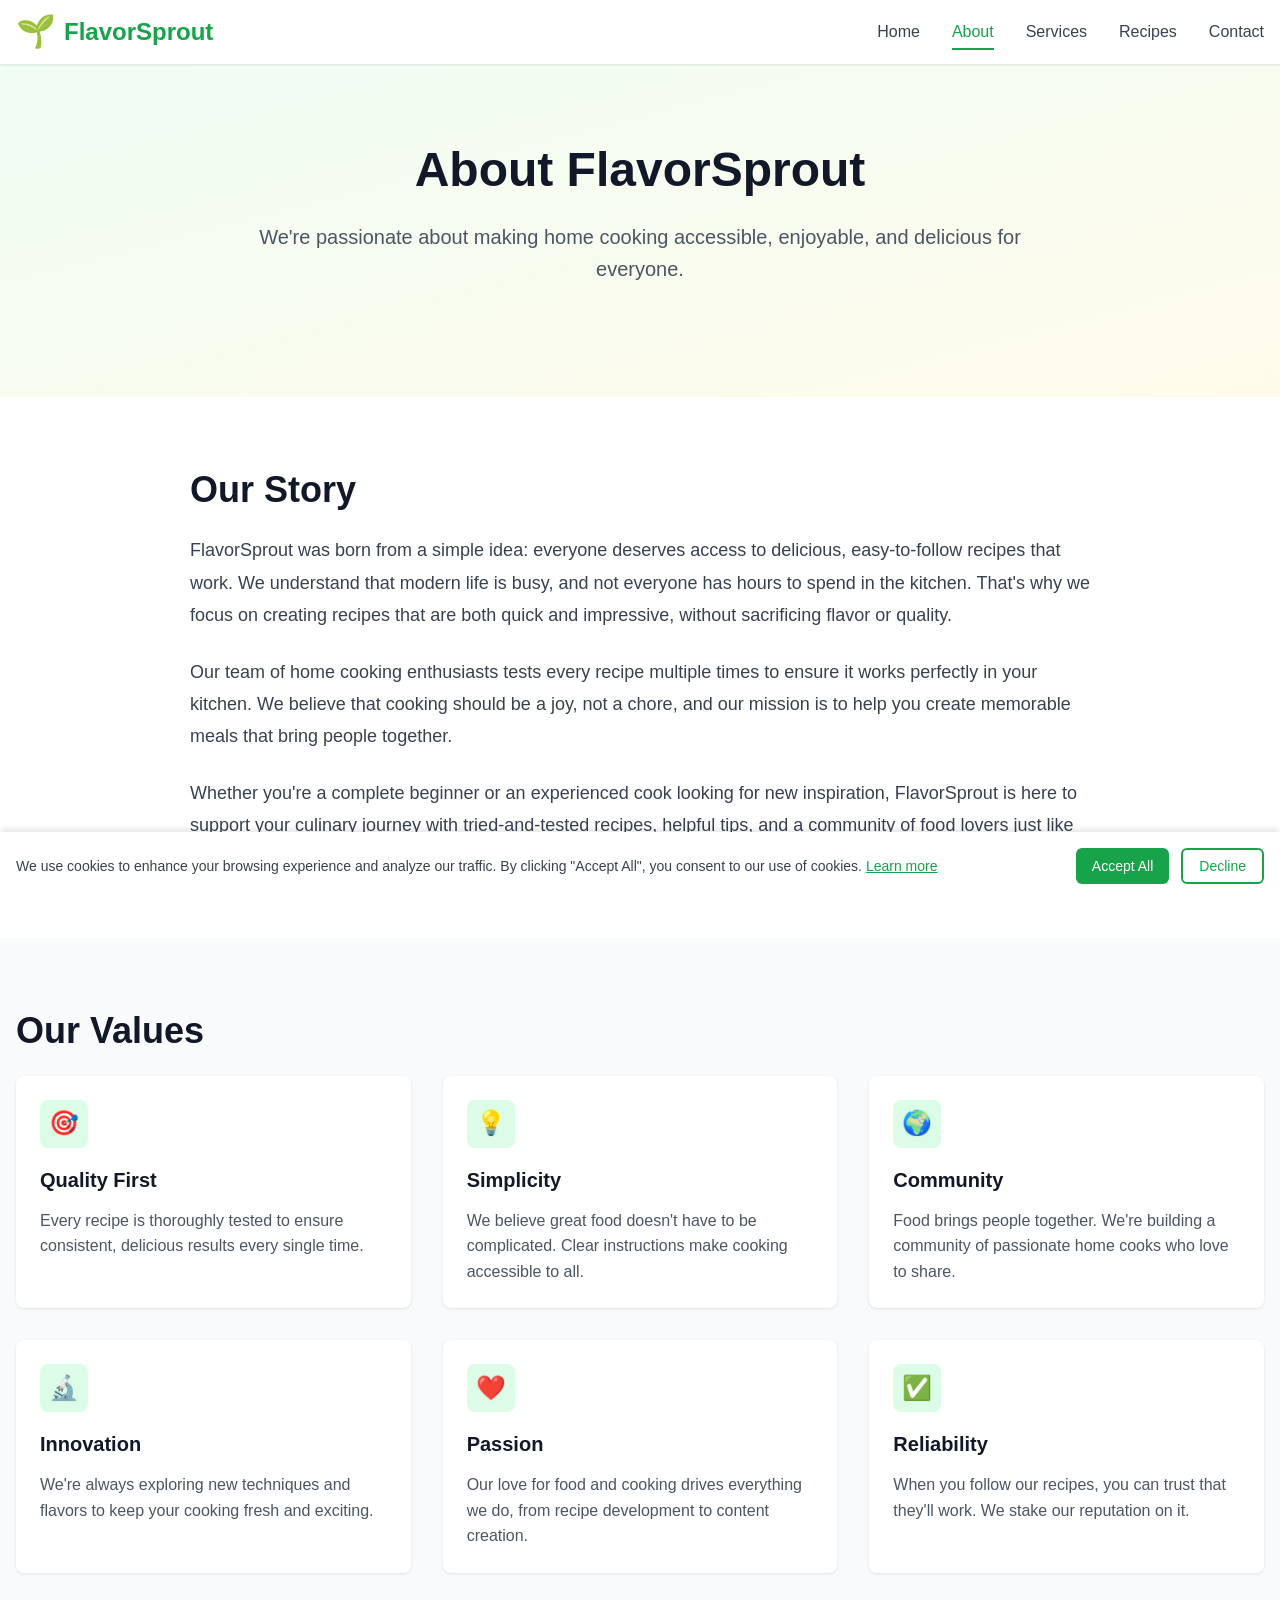
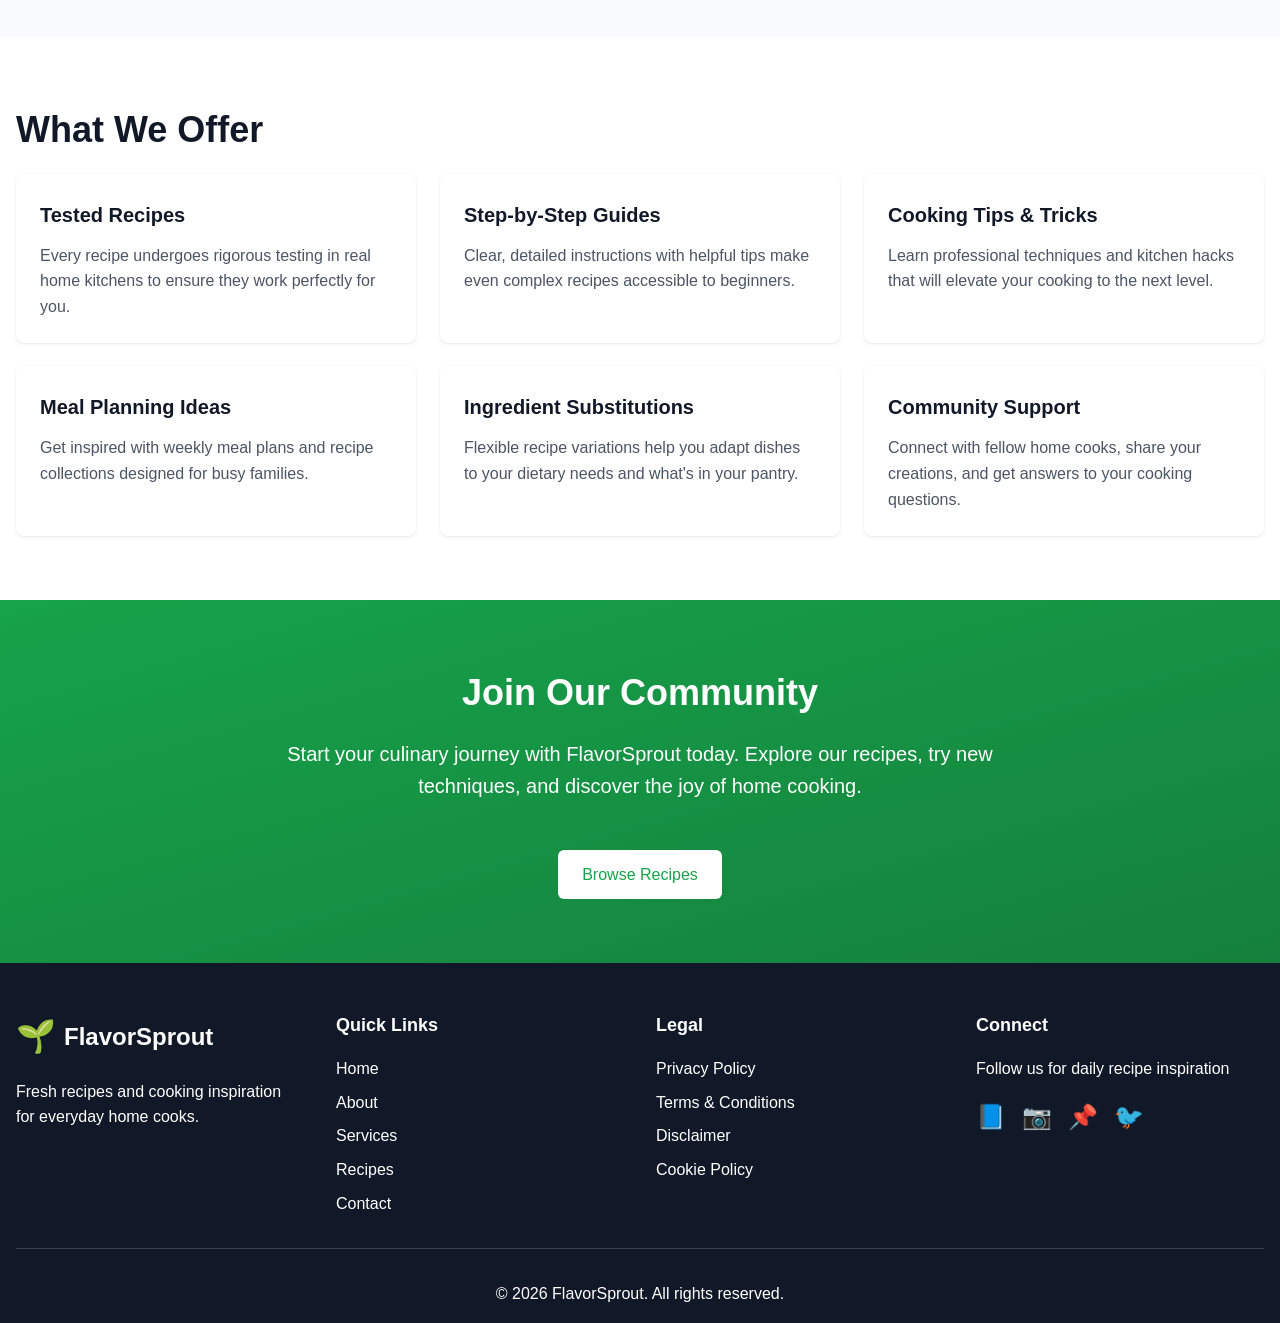
<file: about.html>
<!DOCTYPE html>
<html lang="en">
<head>
    <meta charset="UTF-8">
    <meta name="viewport" content="width=device-width, initial-scale=1.0">
    <title>About Us - FlavorSprout</title>
    <meta name="description" content="Learn about FlavorSprout's mission to bring fresh, easy-to-follow recipes to home cooks everywhere.">
    <link rel="stylesheet" href="styles.css">
</head>
<body>
    <!-- Header/Navigation -->
    <header class="header">
        <nav class="nav-container">
            <div class="nav-content">
                <a href="index.html" class="logo">
                    <span class="logo-icon">🌱</span>
                    <span class="logo-text">FlavorSprout</span>
                </a>
                <button class="mobile-menu-btn" id="mobileMenuBtn" aria-label="Toggle menu">
                    <span class="hamburger"></span>
                </button>
                <ul class="nav-menu" id="navMenu">
                    <li><a href="index.html" class="nav-link">Home</a></li>
                    <li><a href="about.html" class="nav-link active">About</a></li>
                    <li><a href="services.html" class="nav-link">Services</a></li>
                    <li><a href="recipes.html" class="nav-link">Recipes</a></li>
                    <li><a href="contact.html" class="nav-link">Contact</a></li>
                </ul>
            </div>
        </nav>
    </header>

    <!-- Main Content -->
    <main>
        <!-- Hero Section -->
        <section class="hero-section">
            <div class="container">
                <div class="text-center" style="max-width: 800px; margin: 0 auto;">
                    <h1 class="hero-title" style="font-size: 3rem;">About FlavorSprout</h1>
                    <p class="hero-description">
                        We're passionate about making home cooking accessible, enjoyable, and delicious for everyone.
                    </p>
                </div>
            </div>
        </section>

        <!-- Our Story Section -->
        <section class="featured-recipes-section">
            <div class="container">
                <div style="max-width: 900px; margin: 0 auto;">
                    <h2 class="section-title" style="text-align: left;">Our Story</h2>
                    <p style="font-size: 1.125rem; line-height: 1.8; color: var(--color-gray-700); margin-bottom: 1.5rem;">
                        FlavorSprout was born from a simple idea: everyone deserves access to delicious, easy-to-follow recipes that work. We understand that modern life is busy, and not everyone has hours to spend in the kitchen. That's why we focus on creating recipes that are both quick and impressive, without sacrificing flavor or quality.
                    </p>
                    <p style="font-size: 1.125rem; line-height: 1.8; color: var(--color-gray-700); margin-bottom: 1.5rem;">
                        Our team of home cooking enthusiasts tests every recipe multiple times to ensure it works perfectly in your kitchen. We believe that cooking should be a joy, not a chore, and our mission is to help you create memorable meals that bring people together.
                    </p>
                    <p style="font-size: 1.125rem; line-height: 1.8; color: var(--color-gray-700);">
                        Whether you're a complete beginner or an experienced cook looking for new inspiration, FlavorSprout is here to support your culinary journey with tried-and-tested recipes, helpful tips, and a community of food lovers just like you.
                    </p>
                </div>
            </div>
        </section>

        <!-- Our Values Section -->
        <section class="categories-section">
            <div class="container">
                <h2 class="section-title">Our Values</h2>
                <div class="features-grid">
                    <div class="feature-card">
                        <div class="feature-icon">🎯</div>
                        <h3 class="feature-title">Quality First</h3>
                        <p class="feature-description">
                            Every recipe is thoroughly tested to ensure consistent, delicious results every single time.
                        </p>
                    </div>
                    <div class="feature-card">
                        <div class="feature-icon">💡</div>
                        <h3 class="feature-title">Simplicity</h3>
                        <p class="feature-description">
                            We believe great food doesn't have to be complicated. Clear instructions make cooking accessible to all.
                        </p>
                    </div>
                    <div class="feature-card">
                        <div class="feature-icon">🌍</div>
                        <h3 class="feature-title">Community</h3>
                        <p class="feature-description">
                            Food brings people together. We're building a community of passionate home cooks who love to share.
                        </p>
                    </div>
                    <div class="feature-card">
                        <div class="feature-icon">🔬</div>
                        <h3 class="feature-title">Innovation</h3>
                        <p class="feature-description">
                            We're always exploring new techniques and flavors to keep your cooking fresh and exciting.
                        </p>
                    </div>
                    <div class="feature-card">
                        <div class="feature-icon">❤️</div>
                        <h3 class="feature-title">Passion</h3>
                        <p class="feature-description">
                            Our love for food and cooking drives everything we do, from recipe development to content creation.
                        </p>
                    </div>
                    <div class="feature-card">
                        <div class="feature-icon">✅</div>
                        <h3 class="feature-title">Reliability</h3>
                        <p class="feature-description">
                            When you follow our recipes, you can trust that they'll work. We stake our reputation on it.
                        </p>
                    </div>
                </div>
            </div>
        </section>

        <!-- What We Offer Section -->
        <section class="featured-recipes-section">
            <div class="container">
                <h2 class="section-title">What We Offer</h2>
                <div class="tips-grid">
                    <div class="tip-card">
                        <h3 class="tip-title">Tested Recipes</h3>
                        <p class="tip-description">
                            Every recipe undergoes rigorous testing in real home kitchens to ensure they work perfectly for you.
                        </p>
                    </div>
                    <div class="tip-card">
                        <h3 class="tip-title">Step-by-Step Guides</h3>
                        <p class="tip-description">
                            Clear, detailed instructions with helpful tips make even complex recipes accessible to beginners.
                        </p>
                    </div>
                    <div class="tip-card">
                        <h3 class="tip-title">Cooking Tips & Tricks</h3>
                        <p class="tip-description">
                            Learn professional techniques and kitchen hacks that will elevate your cooking to the next level.
                        </p>
                    </div>
                    <div class="tip-card">
                        <h3 class="tip-title">Meal Planning Ideas</h3>
                        <p class="tip-description">
                            Get inspired with weekly meal plans and recipe collections designed for busy families.
                        </p>
                    </div>
                    <div class="tip-card">
                        <h3 class="tip-title">Ingredient Substitutions</h3>
                        <p class="tip-description">
                            Flexible recipe variations help you adapt dishes to your dietary needs and what's in your pantry.
                        </p>
                    </div>
                    <div class="tip-card">
                        <h3 class="tip-title">Community Support</h3>
                        <p class="tip-description">
                            Connect with fellow home cooks, share your creations, and get answers to your cooking questions.
                        </p>
                    </div>
                </div>
            </div>
        </section>

        <!-- Call to Action -->
        <section class="subscription-section">
            <div class="container-small">
                <div class="section-header text-center">
                    <h2 class="section-title text-white">Join Our Community</h2>
                    <p class="section-description text-white">
                        Start your culinary journey with FlavorSprout today. Explore our recipes, try new techniques, and discover the joy of home cooking.
                    </p>
                </div>
                <div style="text-align: center;">
                    <a href="recipes.html" class="btn btn-white btn-lg">Browse Recipes</a>
                </div>
            </div>
        </section>
    </main>

    <!-- Footer -->
    <footer class="footer">
        <div class="container">
            <div class="footer-grid">
                <div class="footer-column">
                    <div class="footer-logo">
                        <span class="logo-icon">🌱</span>
                        <span class="logo-text">FlavorSprout</span>
                    </div>
                    <p class="footer-description">Fresh recipes and cooking inspiration for everyday home cooks.</p>
                </div>
                <div class="footer-column">
                    <h3 class="footer-heading">Quick Links</h3>
                    <ul class="footer-links">
                        <li><a href="index.html">Home</a></li>
                        <li><a href="about.html">About</a></li>
                        <li><a href="services.html">Services</a></li>
                        <li><a href="recipes.html">Recipes</a></li>
                        <li><a href="contact.html">Contact</a></li>
                    </ul>
                </div>
                <div class="footer-column">
                    <h3 class="footer-heading">Legal</h3>
                    <ul class="footer-links">
                        <li><a href="privacy-policy.html">Privacy Policy</a></li>
                        <li><a href="terms-conditions.html">Terms & Conditions</a></li>
                        <li><a href="disclaimer.html">Disclaimer</a></li>
                        <li><a href="cookie-policy.html">Cookie Policy</a></li>
                    </ul>
                </div>
                <div class="footer-column">
                    <h3 class="footer-heading">Connect</h3>
                    <p class="footer-text">Follow us for daily recipe inspiration</p>
                    <div class="social-links">
                        <a href="#" class="social-link" aria-label="Facebook">📘</a>
                        <a href="#" class="social-link" aria-label="Instagram">📷</a>
                        <a href="#" class="social-link" aria-label="Pinterest">📌</a>
                        <a href="#" class="social-link" aria-label="Twitter">🐦</a>
                    </div>
                </div>
            </div>
            <div class="footer-bottom">
                <p>&copy; 2026 FlavorSprout. All rights reserved.</p>
            </div>
        </div>
    </footer>

    <!-- Cookie Consent Banner -->
    <div id="cookieConsent" class="cookie-consent hidden">
        <div class="cookie-content">
            <p class="cookie-text">
                We use cookies to enhance your browsing experience and analyze our traffic. By clicking "Accept All", you consent to our use of cookies. 
                <a href="cookie-policy.html" class="cookie-link">Learn more</a>
            </p>
            <div class="cookie-buttons">
                <button id="acceptCookies" class="btn btn-primary">Accept All</button>
                <button id="declineCookies" class="btn btn-outline">Decline</button>
            </div>
        </div>
    </div>

    <script src="scripts.js"></script>
</body>
</html>
</file>
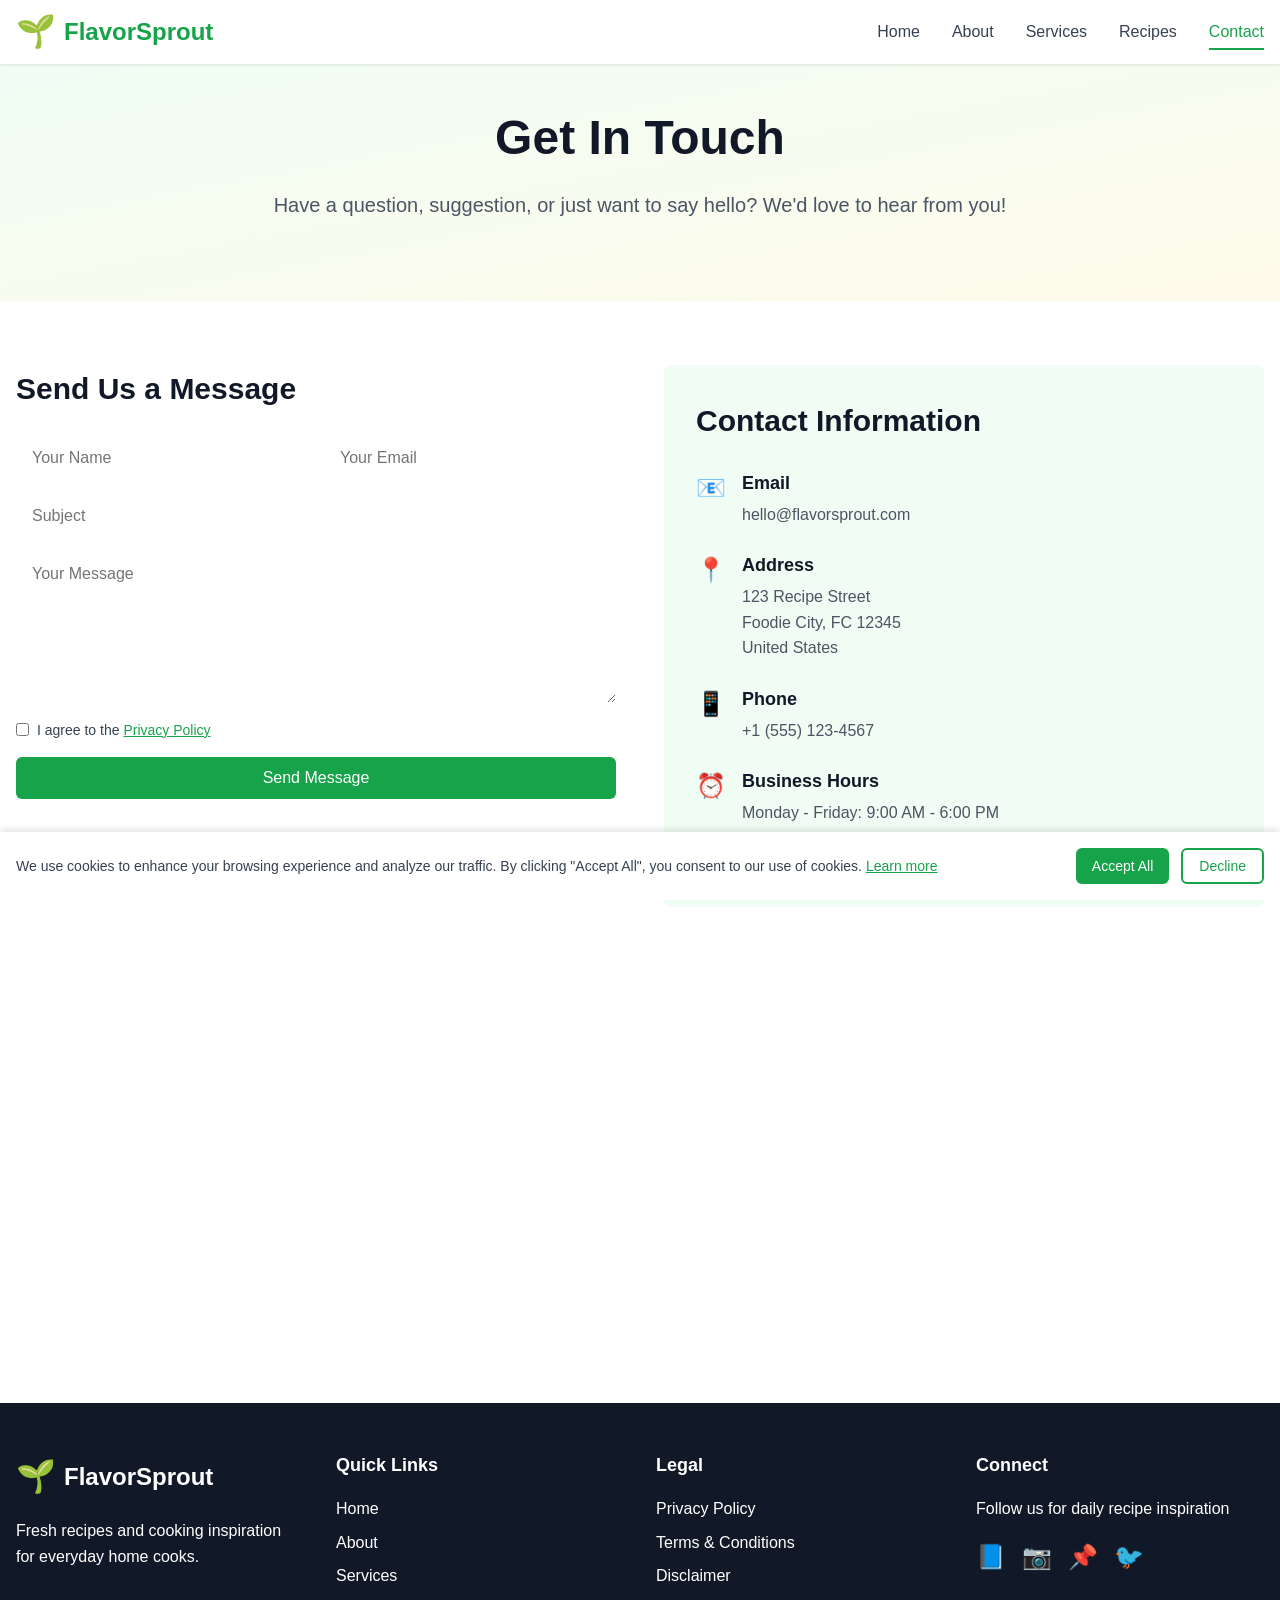
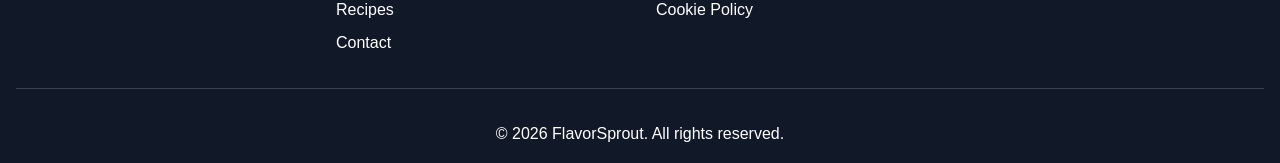
<file: contact.html>
<!DOCTYPE html>
<html lang="en">
<head>
    <meta charset="UTF-8">
    <meta name="viewport" content="width=device-width, initial-scale=1.0">
    <title>Contact Us - FlavorSprout</title>
    <meta name="description" content="Get in touch with FlavorSprout. We'd love to hear from you!">
    <link rel="stylesheet" href="styles.css">
</head>
<body>
    <header class="header">
        <nav class="nav-container">
            <div class="nav-content">
                <a href="index.html" class="logo">
                    <span class="logo-icon">🌱</span>
                    <span class="logo-text">FlavorSprout</span>
                </a>
                <button class="mobile-menu-btn" id="mobileMenuBtn" aria-label="Toggle menu">
                    <span class="hamburger"></span>
                </button>
                <ul class="nav-menu" id="navMenu">
                    <li><a href="index.html" class="nav-link">Home</a></li>
                    <li><a href="about.html" class="nav-link">About</a></li>
                    <li><a href="services.html" class="nav-link">Services</a></li>
                    <li><a href="recipes.html" class="nav-link">Recipes</a></li>
                    <li><a href="contact.html" class="nav-link active">Contact</a></li>
                </ul>
            </div>
        </nav>
    </header>

    <main>
        <section class="hero-section" style="padding: 3rem 0;">
            <div class="container">
                <div class="text-center" style="max-width: 800px; margin: 0 auto;">
                    <h1 class="hero-title" style="font-size: 3rem;">Get In Touch</h1>
                    <p class="hero-description">
                        Have a question, suggestion, or just want to say hello? We'd love to hear from you!
                    </p>
                </div>
            </div>
        </section>

        <section class="contact-section">
            <div class="container">
                <div class="contact-grid">
                    <div>
                        <h2 style="font-size: 1.875rem; margin-bottom: 1.5rem;">Send Us a Message</h2>
                        <form id="contactForm" style="display: flex; flex-direction: column; gap: 1rem;">
                            <div class="form-row">
                                <input type="text" placeholder="Your Name" required class="form-input">
                                <input type="email" placeholder="Your Email" required class="form-input">
                            </div>
                            <input type="text" placeholder="Subject" required class="form-input">
                            <textarea placeholder="Your Message" required class="form-textarea"></textarea>
                            <div class="form-checkbox">
                                <input type="checkbox" id="contactConsent" required>
                                <label for="contactConsent" style="font-size: 0.875rem; color: var(--color-gray-700); cursor: pointer;">
                                    I agree to the <a href="privacy-policy.html" style="color: var(--color-green-600); text-decoration: underline;">Privacy Policy</a>
                                </label>
                            </div>
                            <button type="submit" class="btn btn-primary btn-lg">Send Message</button>
                        </form>
                    </div>

                    <div class="contact-info">
                        <h2 style="font-size: 1.875rem; margin-bottom: 1.5rem; color: var(--color-gray-900);">Contact Information</h2>
                        
                        <div class="contact-item">
                            <div class="contact-icon">📧</div>
                            <div>
                                <h3 style="font-size: 1.125rem; margin-bottom: 0.25rem; color: var(--color-gray-900);">Email</h3>
                                <p style="color: var(--color-gray-600);">hello@flavorsprout.com</p>
                            </div>
                        </div>

                        <div class="contact-item">
                            <div class="contact-icon">📍</div>
                            <div>
                                <h3 style="font-size: 1.125rem; margin-bottom: 0.25rem; color: var(--color-gray-900);">Address</h3>
                                <p style="color: var(--color-gray-600);">
                                    123 Recipe Street<br>
                                    Foodie City, FC 12345<br>
                                    United States
                                </p>
                            </div>
                        </div>

                        <div class="contact-item">
                            <div class="contact-icon">📱</div>
                            <div>
                                <h3 style="font-size: 1.125rem; margin-bottom: 0.25rem; color: var(--color-gray-900);">Phone</h3>
                                <p style="color: var(--color-gray-600);">+1 (555) 123-4567</p>
                            </div>
                        </div>

                        <div class="contact-item">
                            <div class="contact-icon">⏰</div>
                            <div>
                                <h3 style="font-size: 1.125rem; margin-bottom: 0.25rem; color: var(--color-gray-900);">Business Hours</h3>
                                <p style="color: var(--color-gray-600);">
                                    Monday - Friday: 9:00 AM - 6:00 PM<br>
                                    Saturday - Sunday: Closed
                                </p>
                            </div>
                        </div>
                    </div>
                </div>

                <div class="map-container" id="map"></div>
            </div>
        </section>
    </main>

    <footer class="footer">
        <div class="container">
            <div class="footer-grid">
                <div class="footer-column">
                    <div class="footer-logo">
                        <span class="logo-icon">🌱</span>
                        <span class="logo-text">FlavorSprout</span>
                    </div>
                    <p class="footer-description">Fresh recipes and cooking inspiration for everyday home cooks.</p>
                </div>
                <div class="footer-column">
                    <h3 class="footer-heading">Quick Links</h3>
                    <ul class="footer-links">
                        <li><a href="index.html">Home</a></li>
                        <li><a href="about.html">About</a></li>
                        <li><a href="services.html">Services</a></li>
                        <li><a href="recipes.html">Recipes</a></li>
                        <li><a href="contact.html">Contact</a></li>
                    </ul>
                </div>
                <div class="footer-column">
                    <h3 class="footer-heading">Legal</h3>
                    <ul class="footer-links">
                        <li><a href="privacy-policy.html">Privacy Policy</a></li>
                        <li><a href="terms-conditions.html">Terms & Conditions</a></li>
                        <li><a href="disclaimer.html">Disclaimer</a></li>
                        <li><a href="cookie-policy.html">Cookie Policy</a></li>
                    </ul>
                </div>
                <div class="footer-column">
                    <h3 class="footer-heading">Connect</h3>
                    <p class="footer-text">Follow us for daily recipe inspiration</p>
                    <div class="social-links">
                        <a href="#" class="social-link">📘</a>
                        <a href="#" class="social-link">📷</a>
                        <a href="#" class="social-link">📌</a>
                        <a href="#" class="social-link">🐦</a>
                    </div>
                </div>
            </div>
            <div class="footer-bottom">
                <p>&copy; 2026 FlavorSprout. All rights reserved.</p>
            </div>
        </div>
    </footer>

    <div id="cookieConsent" class="cookie-consent hidden">
        <div class="cookie-content">
            <p class="cookie-text">
                We use cookies to enhance your browsing experience and analyze our traffic. By clicking "Accept All", you consent to our use of cookies. 
                <a href="cookie-policy.html" class="cookie-link">Learn more</a>
            </p>
            <div class="cookie-buttons">
                <button id="acceptCookies" class="btn btn-primary">Accept All</button>
                <button id="declineCookies" class="btn btn-outline">Decline</button>
            </div>
        </div>
    </div>

    <script src="scripts.js"></script>
</body>
</html>
</file>
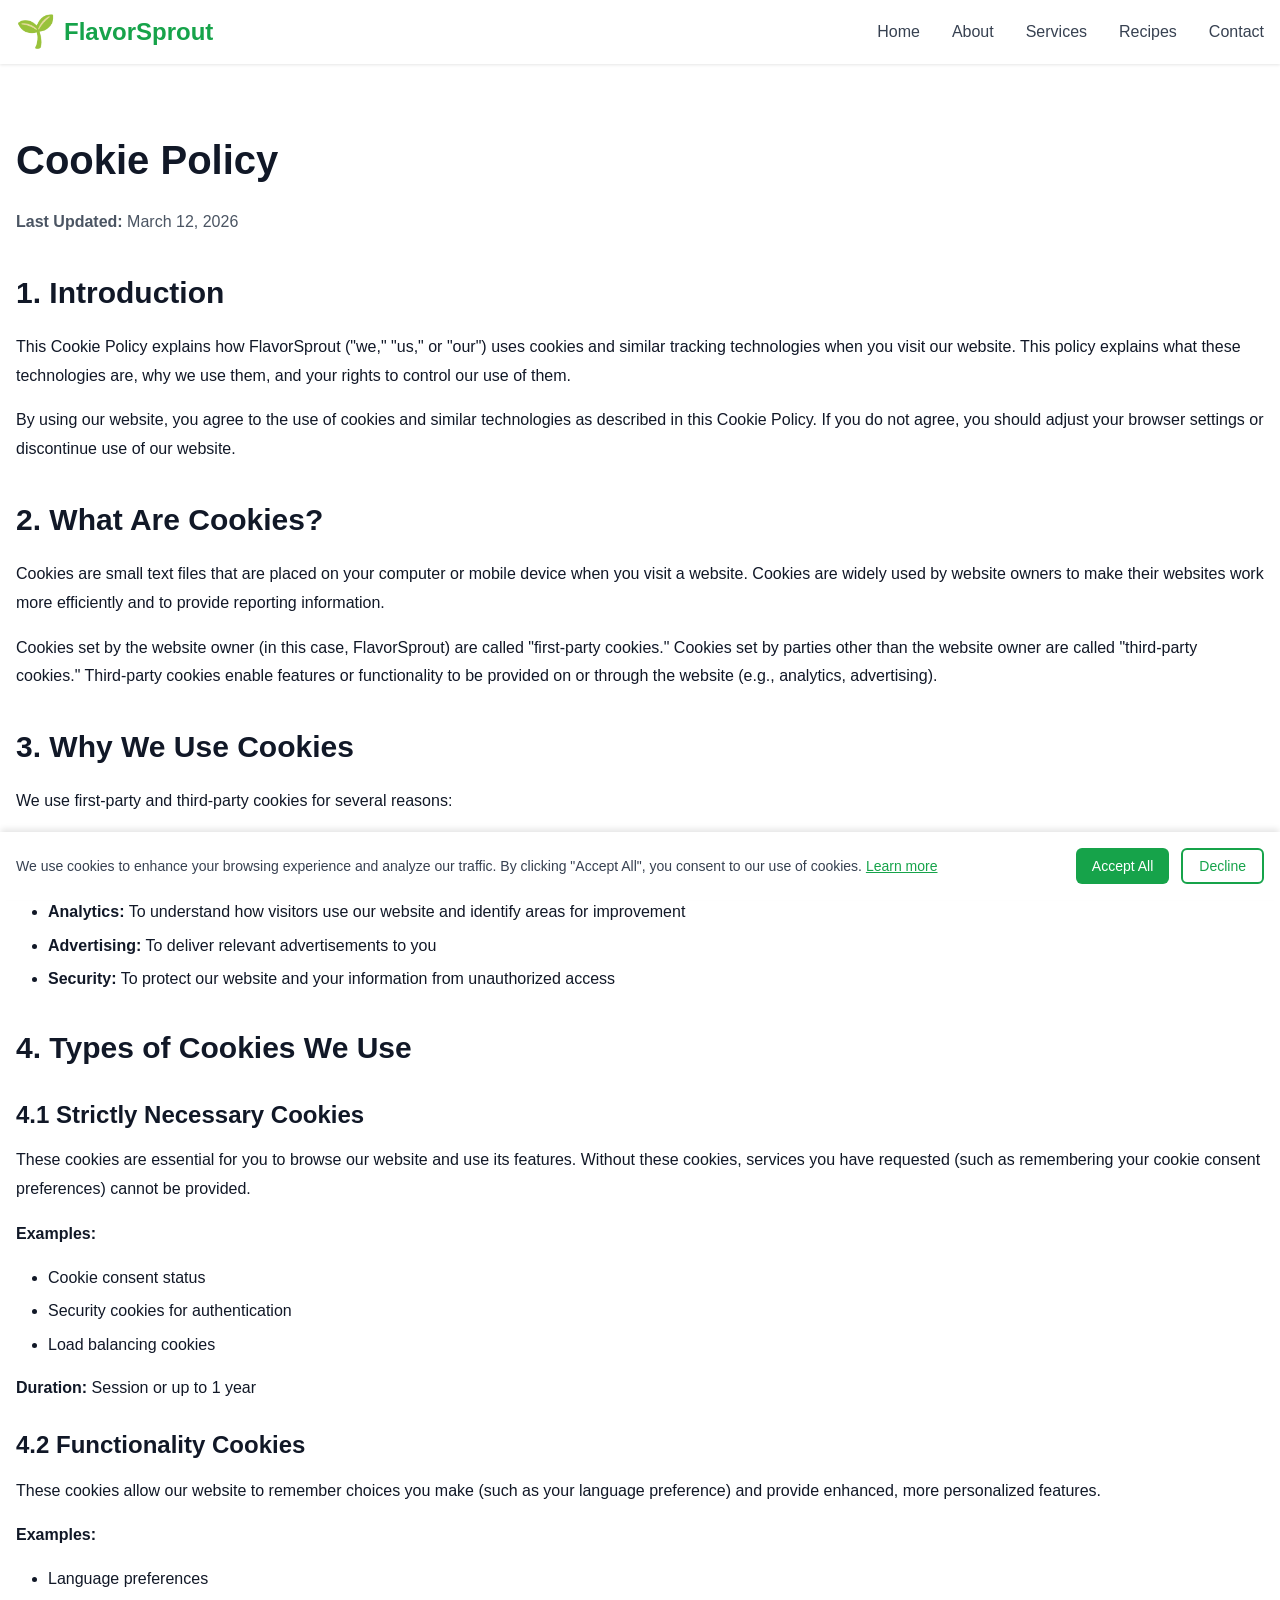
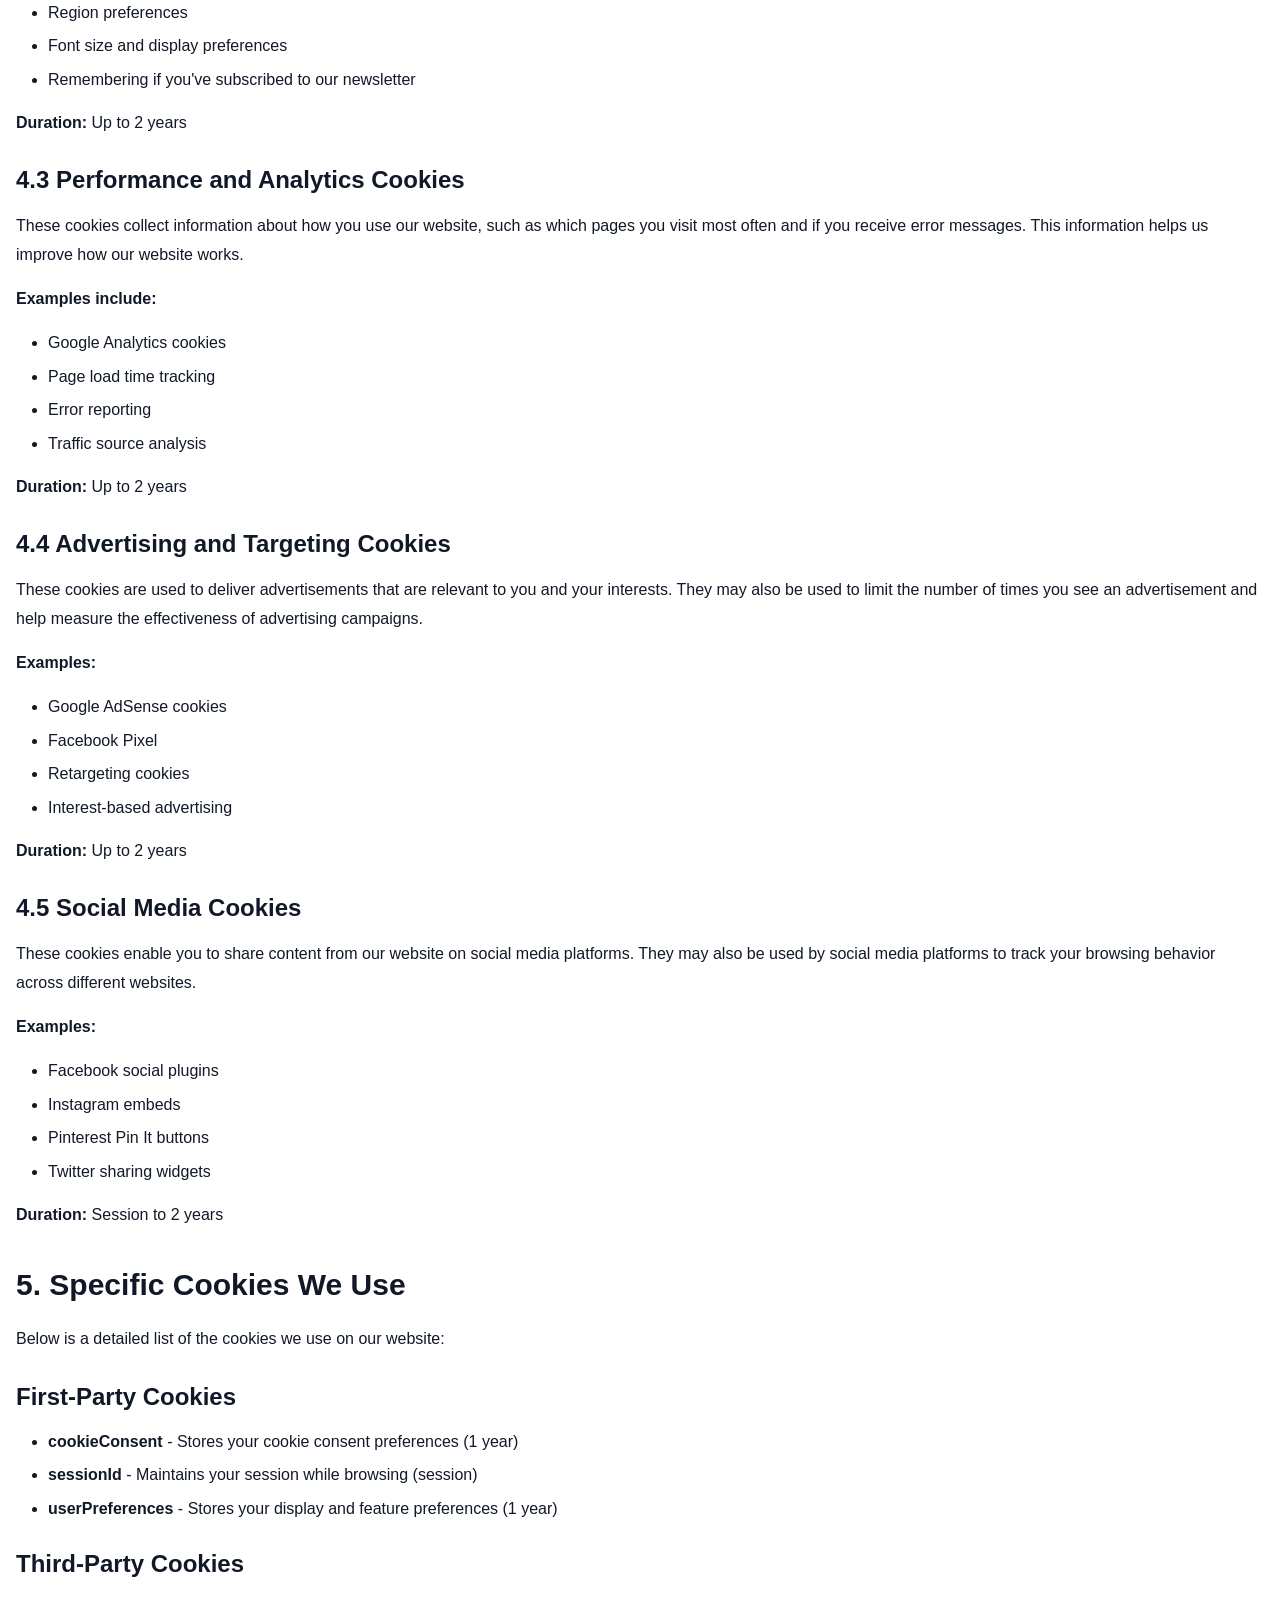
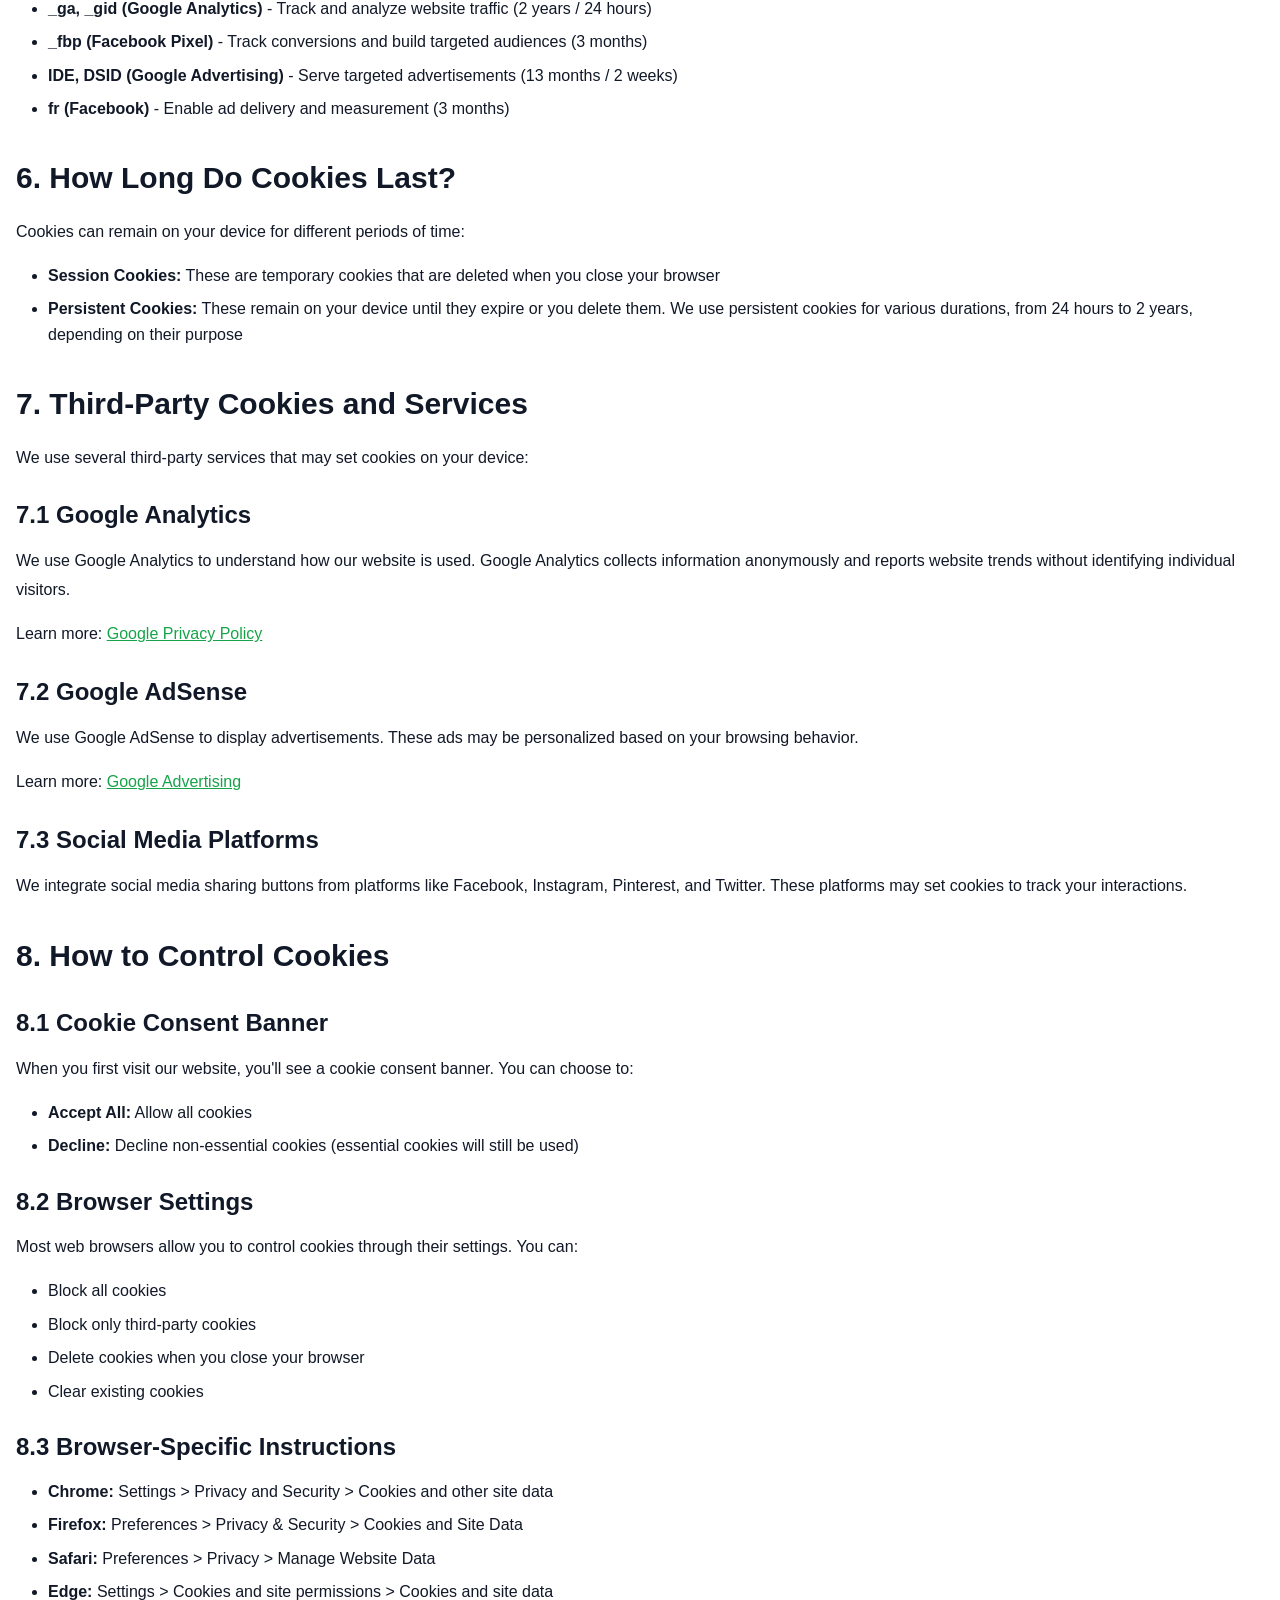
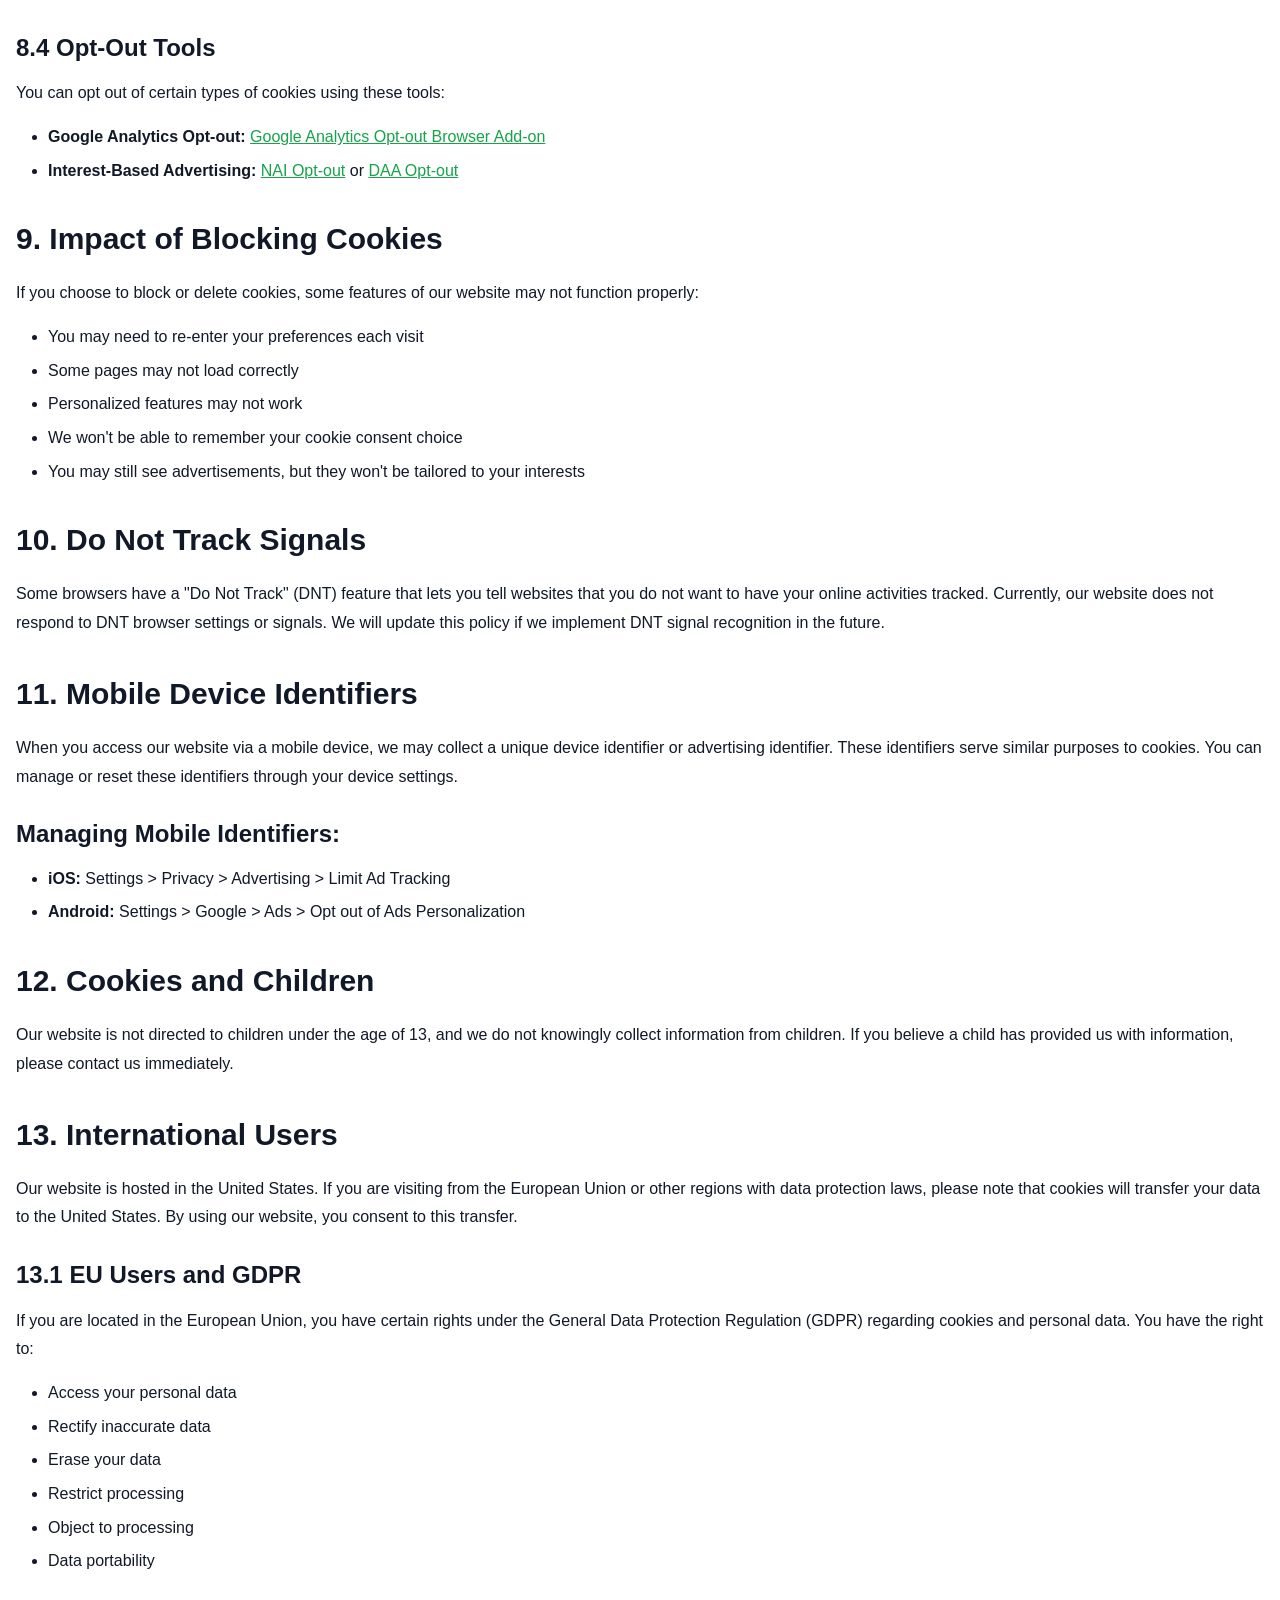
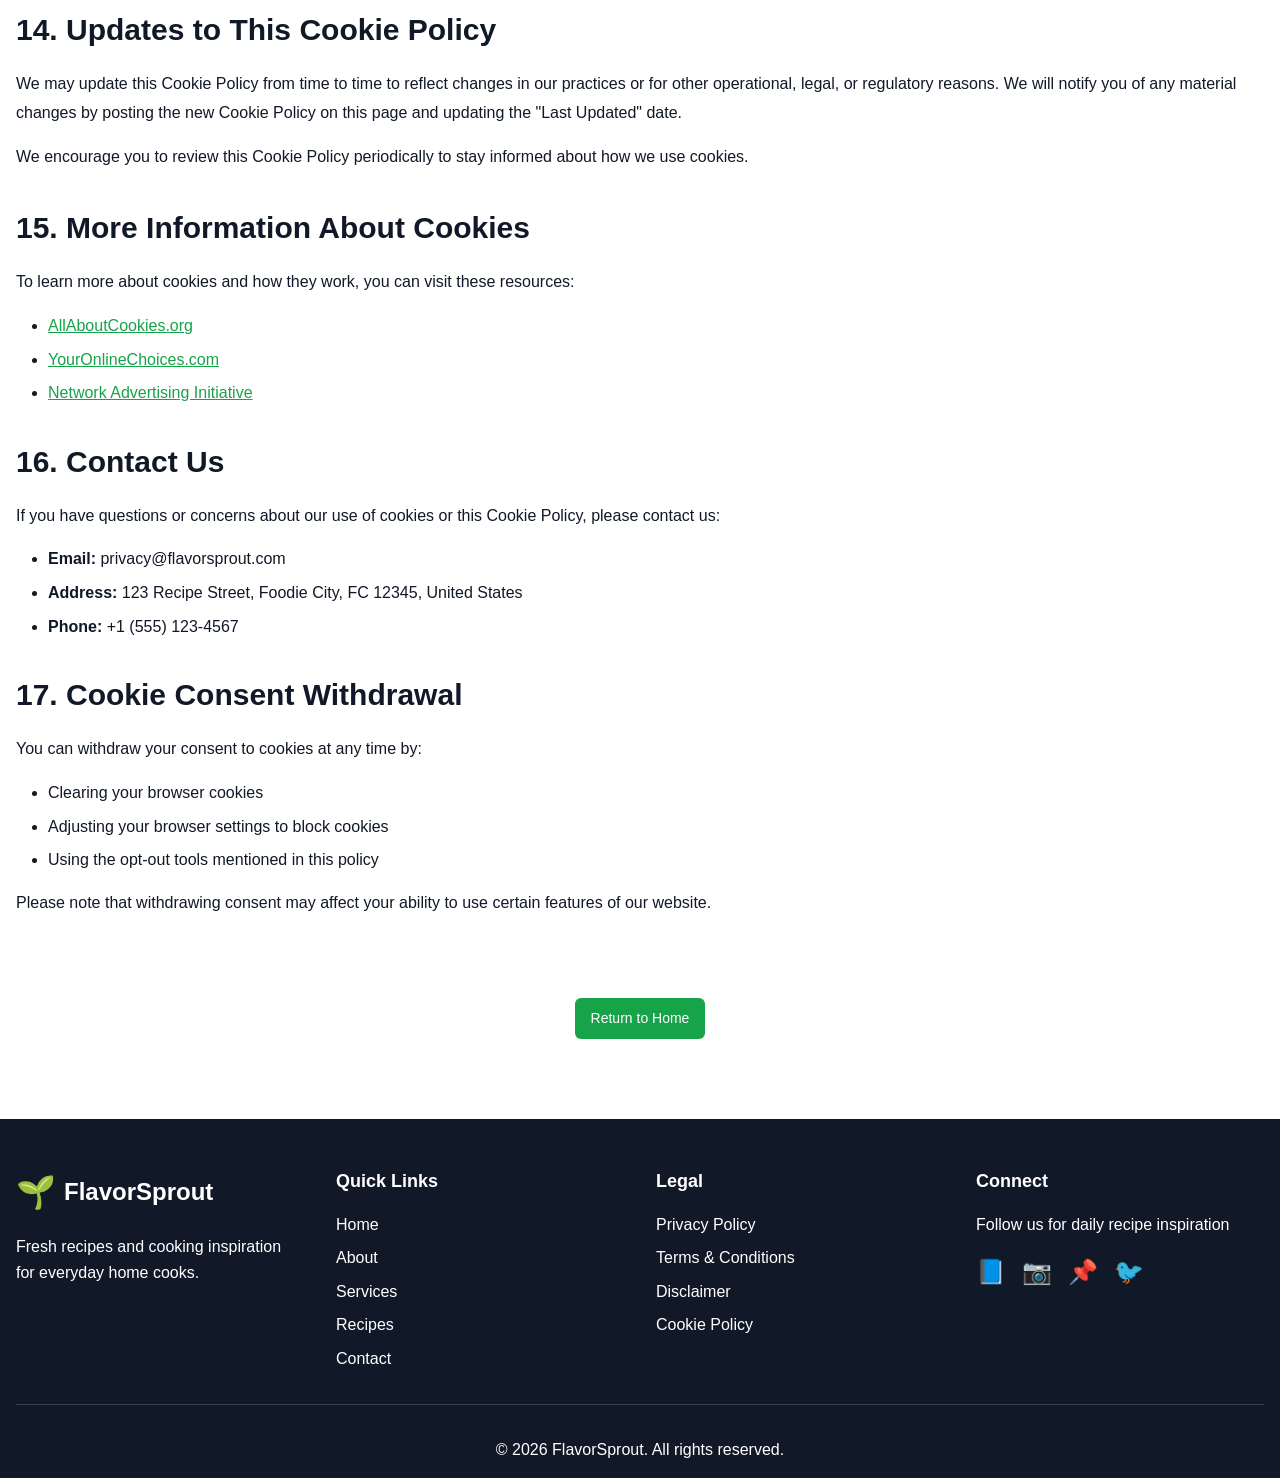
<file: cookie-policy.html>
<!DOCTYPE html>
<html lang="en">
<head>
    <meta charset="UTF-8">
    <meta name="viewport" content="width=device-width, initial-scale=1.0">
    <title>Cookie Policy - FlavorSprout</title>
    <meta name="description" content="Learn about how FlavorSprout uses cookies and similar tracking technologies.">
    <link rel="stylesheet" href="styles.css">
</head>
<body>
    <header class="header">
        <nav class="nav-container">
            <div class="nav-content">
                <a href="index.html" class="logo">
                    <span class="logo-icon">🌱</span>
                    <span class="logo-text">FlavorSprout</span>
                </a>
                <button class="mobile-menu-btn" id="mobileMenuBtn" aria-label="Toggle menu">
                    <span class="hamburger"></span>
                </button>
                <ul class="nav-menu" id="navMenu">
                    <li><a href="index.html" class="nav-link">Home</a></li>
                    <li><a href="about.html" class="nav-link">About</a></li>
                    <li><a href="services.html" class="nav-link">Services</a></li>
                    <li><a href="recipes.html" class="nav-link">Recipes</a></li>
                    <li><a href="contact.html" class="nav-link">Contact</a></li>
                </ul>
            </div>
        </nav>
    </header>

    <main>
        <section class="legal-page">
            <div class="container">
                <h1>Cookie Policy</h1>
                <p style="color: var(--color-gray-600); margin-bottom: 2rem;"><strong>Last Updated:</strong> March 12, 2026</p>

                <h2>1. Introduction</h2>
                <p>
                    This Cookie Policy explains how FlavorSprout ("we," "us," or "our") uses cookies and similar tracking technologies when you visit our website. This policy explains what these technologies are, why we use them, and your rights to control our use of them.
                </p>
                <p>
                    By using our website, you agree to the use of cookies and similar technologies as described in this Cookie Policy. If you do not agree, you should adjust your browser settings or discontinue use of our website.
                </p>

                <h2>2. What Are Cookies?</h2>
                <p>
                    Cookies are small text files that are placed on your computer or mobile device when you visit a website. Cookies are widely used by website owners to make their websites work more efficiently and to provide reporting information.
                </p>
                <p>
                    Cookies set by the website owner (in this case, FlavorSprout) are called "first-party cookies." Cookies set by parties other than the website owner are called "third-party cookies." Third-party cookies enable features or functionality to be provided on or through the website (e.g., analytics, advertising).
                </p>

                <h2>3. Why We Use Cookies</h2>
                <p>
                    We use first-party and third-party cookies for several reasons:
                </p>
                <ul>
                    <li><strong>Essential Website Functions:</strong> Some cookies are required for technical reasons for our website to operate</li>
                    <li><strong>User Experience:</strong> To remember your preferences and settings</li>
                    <li><strong>Analytics:</strong> To understand how visitors use our website and identify areas for improvement</li>
                    <li><strong>Advertising:</strong> To deliver relevant advertisements to you</li>
                    <li><strong>Security:</strong> To protect our website and your information from unauthorized access</li>
                </ul>

                <h2>4. Types of Cookies We Use</h2>

                <h3>4.1 Strictly Necessary Cookies</h3>
                <p>
                    These cookies are essential for you to browse our website and use its features. Without these cookies, services you have requested (such as remembering your cookie consent preferences) cannot be provided.
                </p>
                <p><strong>Examples:</strong></p>
                <ul>
                    <li>Cookie consent status</li>
                    <li>Security cookies for authentication</li>
                    <li>Load balancing cookies</li>
                </ul>
                <p><strong>Duration:</strong> Session or up to 1 year</p>

                <h3>4.2 Functionality Cookies</h3>
                <p>
                    These cookies allow our website to remember choices you make (such as your language preference) and provide enhanced, more personalized features.
                </p>
                <p><strong>Examples:</strong></p>
                <ul>
                    <li>Language preferences</li>
                    <li>Region preferences</li>
                    <li>Font size and display preferences</li>
                    <li>Remembering if you've subscribed to our newsletter</li>
                </ul>
                <p><strong>Duration:</strong> Up to 2 years</p>

                <h3>4.3 Performance and Analytics Cookies</h3>
                <p>
                    These cookies collect information about how you use our website, such as which pages you visit most often and if you receive error messages. This information helps us improve how our website works.
                </p>
                <p><strong>Examples include:</strong></p>
                <ul>
                    <li>Google Analytics cookies</li>
                    <li>Page load time tracking</li>
                    <li>Error reporting</li>
                    <li>Traffic source analysis</li>
                </ul>
                <p><strong>Duration:</strong> Up to 2 years</p>

                <h3>4.4 Advertising and Targeting Cookies</h3>
                <p>
                    These cookies are used to deliver advertisements that are relevant to you and your interests. They may also be used to limit the number of times you see an advertisement and help measure the effectiveness of advertising campaigns.
                </p>
                <p><strong>Examples:</strong></p>
                <ul>
                    <li>Google AdSense cookies</li>
                    <li>Facebook Pixel</li>
                    <li>Retargeting cookies</li>
                    <li>Interest-based advertising</li>
                </ul>
                <p><strong>Duration:</strong> Up to 2 years</p>

                <h3>4.5 Social Media Cookies</h3>
                <p>
                    These cookies enable you to share content from our website on social media platforms. They may also be used by social media platforms to track your browsing behavior across different websites.
                </p>
                <p><strong>Examples:</strong></p>
                <ul>
                    <li>Facebook social plugins</li>
                    <li>Instagram embeds</li>
                    <li>Pinterest Pin It buttons</li>
                    <li>Twitter sharing widgets</li>
                </ul>
                <p><strong>Duration:</strong> Session to 2 years</p>

                <h2>5. Specific Cookies We Use</h2>
                <p>
                    Below is a detailed list of the cookies we use on our website:
                </p>

                <h3>First-Party Cookies</h3>
                <ul>
                    <li><strong>cookieConsent</strong> - Stores your cookie consent preferences (1 year)</li>
                    <li><strong>sessionId</strong> - Maintains your session while browsing (session)</li>
                    <li><strong>userPreferences</strong> - Stores your display and feature preferences (1 year)</li>
                </ul>

                <h3>Third-Party Cookies</h3>
                <ul>
                    <li><strong>_ga, _gid (Google Analytics)</strong> - Track and analyze website traffic (2 years / 24 hours)</li>
                    <li><strong>_fbp (Facebook Pixel)</strong> - Track conversions and build targeted audiences (3 months)</li>
                    <li><strong>IDE, DSID (Google Advertising)</strong> - Serve targeted advertisements (13 months / 2 weeks)</li>
                    <li><strong>fr (Facebook)</strong> - Enable ad delivery and measurement (3 months)</li>
                </ul>

                <h2>6. How Long Do Cookies Last?</h2>
                <p>
                    Cookies can remain on your device for different periods of time:
                </p>
                <ul>
                    <li><strong>Session Cookies:</strong> These are temporary cookies that are deleted when you close your browser</li>
                    <li><strong>Persistent Cookies:</strong> These remain on your device until they expire or you delete them. We use persistent cookies for various durations, from 24 hours to 2 years, depending on their purpose</li>
                </ul>

                <h2>7. Third-Party Cookies and Services</h2>
                <p>
                    We use several third-party services that may set cookies on your device:
                </p>

                <h3>7.1 Google Analytics</h3>
                <p>
                    We use Google Analytics to understand how our website is used. Google Analytics collects information anonymously and reports website trends without identifying individual visitors.
                </p>
                <p>
                    Learn more: <a href="https://policies.google.com/privacy" style="color: var(--color-green-600); text-decoration: underline;">Google Privacy Policy</a>
                </p>

                <h3>7.2 Google AdSense</h3>
                <p>
                    We use Google AdSense to display advertisements. These ads may be personalized based on your browsing behavior.
                </p>
                <p>
                    Learn more: <a href="https://policies.google.com/technologies/ads" style="color: var(--color-green-600); text-decoration: underline;">Google Advertising</a>
                </p>

                <h3>7.3 Social Media Platforms</h3>
                <p>
                    We integrate social media sharing buttons from platforms like Facebook, Instagram, Pinterest, and Twitter. These platforms may set cookies to track your interactions.
                </p>

                <h2>8. How to Control Cookies</h2>

                <h3>8.1 Cookie Consent Banner</h3>
                <p>
                    When you first visit our website, you'll see a cookie consent banner. You can choose to:
                </p>
                <ul>
                    <li><strong>Accept All:</strong> Allow all cookies</li>
                    <li><strong>Decline:</strong> Decline non-essential cookies (essential cookies will still be used)</li>
                </ul>

                <h3>8.2 Browser Settings</h3>
                <p>
                    Most web browsers allow you to control cookies through their settings. You can:
                </p>
                <ul>
                    <li>Block all cookies</li>
                    <li>Block only third-party cookies</li>
                    <li>Delete cookies when you close your browser</li>
                    <li>Clear existing cookies</li>
                </ul>

                <h3>8.3 Browser-Specific Instructions</h3>
                <ul>
                    <li><strong>Chrome:</strong> Settings > Privacy and Security > Cookies and other site data</li>
                    <li><strong>Firefox:</strong> Preferences > Privacy & Security > Cookies and Site Data</li>
                    <li><strong>Safari:</strong> Preferences > Privacy > Manage Website Data</li>
                    <li><strong>Edge:</strong> Settings > Cookies and site permissions > Cookies and site data</li>
                </ul>

                <h3>8.4 Opt-Out Tools</h3>
                <p>
                    You can opt out of certain types of cookies using these tools:
                </p>
                <ul>
                    <li><strong>Google Analytics Opt-out:</strong> <a href="https://tools.google.com/dlpage/gaoptout" style="color: var(--color-green-600); text-decoration: underline;">Google Analytics Opt-out Browser Add-on</a></li>
                    <li><strong>Interest-Based Advertising:</strong> <a href="https://optout.aboutads.info" style="color: var(--color-green-600); text-decoration: underline;">NAI Opt-out</a> or <a href="https://optout.networkadvertising.org" style="color: var(--color-green-600); text-decoration: underline;">DAA Opt-out</a></li>
                </ul>

                <h2>9. Impact of Blocking Cookies</h2>
                <p>
                    If you choose to block or delete cookies, some features of our website may not function properly:
                </p>
                <ul>
                    <li>You may need to re-enter your preferences each visit</li>
                    <li>Some pages may not load correctly</li>
                    <li>Personalized features may not work</li>
                    <li>We won't be able to remember your cookie consent choice</li>
                    <li>You may still see advertisements, but they won't be tailored to your interests</li>
                </ul>

                <h2>10. Do Not Track Signals</h2>
                <p>
                    Some browsers have a "Do Not Track" (DNT) feature that lets you tell websites that you do not want to have your online activities tracked. Currently, our website does not respond to DNT browser settings or signals. We will update this policy if we implement DNT signal recognition in the future.
                </p>

                <h2>11. Mobile Device Identifiers</h2>
                <p>
                    When you access our website via a mobile device, we may collect a unique device identifier or advertising identifier. These identifiers serve similar purposes to cookies. You can manage or reset these identifiers through your device settings.
                </p>

                <h3>Managing Mobile Identifiers:</h3>
                <ul>
                    <li><strong>iOS:</strong> Settings > Privacy > Advertising > Limit Ad Tracking</li>
                    <li><strong>Android:</strong> Settings > Google > Ads > Opt out of Ads Personalization</li>
                </ul>

                <h2>12. Cookies and Children</h2>
                <p>
                    Our website is not directed to children under the age of 13, and we do not knowingly collect information from children. If you believe a child has provided us with information, please contact us immediately.
                </p>

                <h2>13. International Users</h2>
                <p>
                    Our website is hosted in the United States. If you are visiting from the European Union or other regions with data protection laws, please note that cookies will transfer your data to the United States. By using our website, you consent to this transfer.
                </p>

                <h3>13.1 EU Users and GDPR</h3>
                <p>
                    If you are located in the European Union, you have certain rights under the General Data Protection Regulation (GDPR) regarding cookies and personal data. You have the right to:
                </p>
                <ul>
                    <li>Access your personal data</li>
                    <li>Rectify inaccurate data</li>
                    <li>Erase your data</li>
                    <li>Restrict processing</li>
                    <li>Object to processing</li>
                    <li>Data portability</li>
                </ul>

                <h2>14. Updates to This Cookie Policy</h2>
                <p>
                    We may update this Cookie Policy from time to time to reflect changes in our practices or for other operational, legal, or regulatory reasons. We will notify you of any material changes by posting the new Cookie Policy on this page and updating the "Last Updated" date.
                </p>
                <p>
                    We encourage you to review this Cookie Policy periodically to stay informed about how we use cookies.
                </p>

                <h2>15. More Information About Cookies</h2>
                <p>
                    To learn more about cookies and how they work, you can visit these resources:
                </p>
                <ul>
                    <li><a href="https://www.allaboutcookies.org" style="color: var(--color-green-600); text-decoration: underline;">AllAboutCookies.org</a></li>
                    <li><a href="https://www.youronlinechoices.com" style="color: var(--color-green-600); text-decoration: underline;">YourOnlineChoices.com</a></li>
                    <li><a href="https://www.networkadvertising.org" style="color: var(--color-green-600); text-decoration: underline;">Network Advertising Initiative</a></li>
                </ul>

                <h2>16. Contact Us</h2>
                <p>
                    If you have questions or concerns about our use of cookies or this Cookie Policy, please contact us:
                </p>
                <ul>
                    <li><strong>Email:</strong> privacy@flavorsprout.com</li>
                    <li><strong>Address:</strong> 123 Recipe Street, Foodie City, FC 12345, United States</li>
                    <li><strong>Phone:</strong> +1 (555) 123-4567</li>
                </ul>

                <h2>17. Cookie Consent Withdrawal</h2>
                <p>
                    You can withdraw your consent to cookies at any time by:
                </p>
                <ul>
                    <li>Clearing your browser cookies</li>
                    <li>Adjusting your browser settings to block cookies</li>
                    <li>Using the opt-out tools mentioned in this policy</li>
                </ul>
                <p>
                    Please note that withdrawing consent may affect your ability to use certain features of our website.
                </p>

                <div style="margin-top: 3rem; padding-top: 2rem; border-top: 1px solid var(--color-gray-300);">
                    <p style="text-align: center;">
                        <a href="index.html" class="btn btn-primary">Return to Home</a>
                    </p>
                </div>
            </div>
        </section>
    </main>

    <footer class="footer">
        <div class="container">
            <div class="footer-grid">
                <div class="footer-column">
                    <div class="footer-logo">
                        <span class="logo-icon">🌱</span>
                        <span class="logo-text">FlavorSprout</span>
                    </div>
                    <p class="footer-description">Fresh recipes and cooking inspiration for everyday home cooks.</p>
                </div>
                <div class="footer-column">
                    <h3 class="footer-heading">Quick Links</h3>
                    <ul class="footer-links">
                        <li><a href="index.html">Home</a></li>
                        <li><a href="about.html">About</a></li>
                        <li><a href="services.html">Services</a></li>
                        <li><a href="recipes.html">Recipes</a></li>
                        <li><a href="contact.html">Contact</a></li>
                    </ul>
                </div>
                <div class="footer-column">
                    <h3 class="footer-heading">Legal</h3>
                    <ul class="footer-links">
                        <li><a href="privacy-policy.html">Privacy Policy</a></li>
                        <li><a href="terms-conditions.html">Terms & Conditions</a></li>
                        <li><a href="disclaimer.html">Disclaimer</a></li>
                        <li><a href="cookie-policy.html">Cookie Policy</a></li>
                    </ul>
                </div>
                <div class="footer-column">
                    <h3 class="footer-heading">Connect</h3>
                    <p class="footer-text">Follow us for daily recipe inspiration</p>
                    <div class="social-links">
                        <a href="#" class="social-link">📘</a>
                        <a href="#" class="social-link">📷</a>
                        <a href="#" class="social-link">📌</a>
                        <a href="#" class="social-link">🐦</a>
                    </div>
                </div>
            </div>
            <div class="footer-bottom">
                <p>&copy; 2026 FlavorSprout. All rights reserved.</p>
            </div>
        </div>
    </footer>

    <div id="cookieConsent" class="cookie-consent hidden">
        <div class="cookie-content">
            <p class="cookie-text">
                We use cookies to enhance your browsing experience and analyze our traffic. By clicking "Accept All", you consent to our use of cookies. 
                <a href="cookie-policy.html" class="cookie-link">Learn more</a>
            </p>
            <div class="cookie-buttons">
                <button id="acceptCookies" class="btn btn-primary">Accept All</button>
                <button id="declineCookies" class="btn btn-outline">Decline</button>
            </div>
        </div>
    </div>

    <script src="scripts.js"></script>
</body>
</html>
</file>
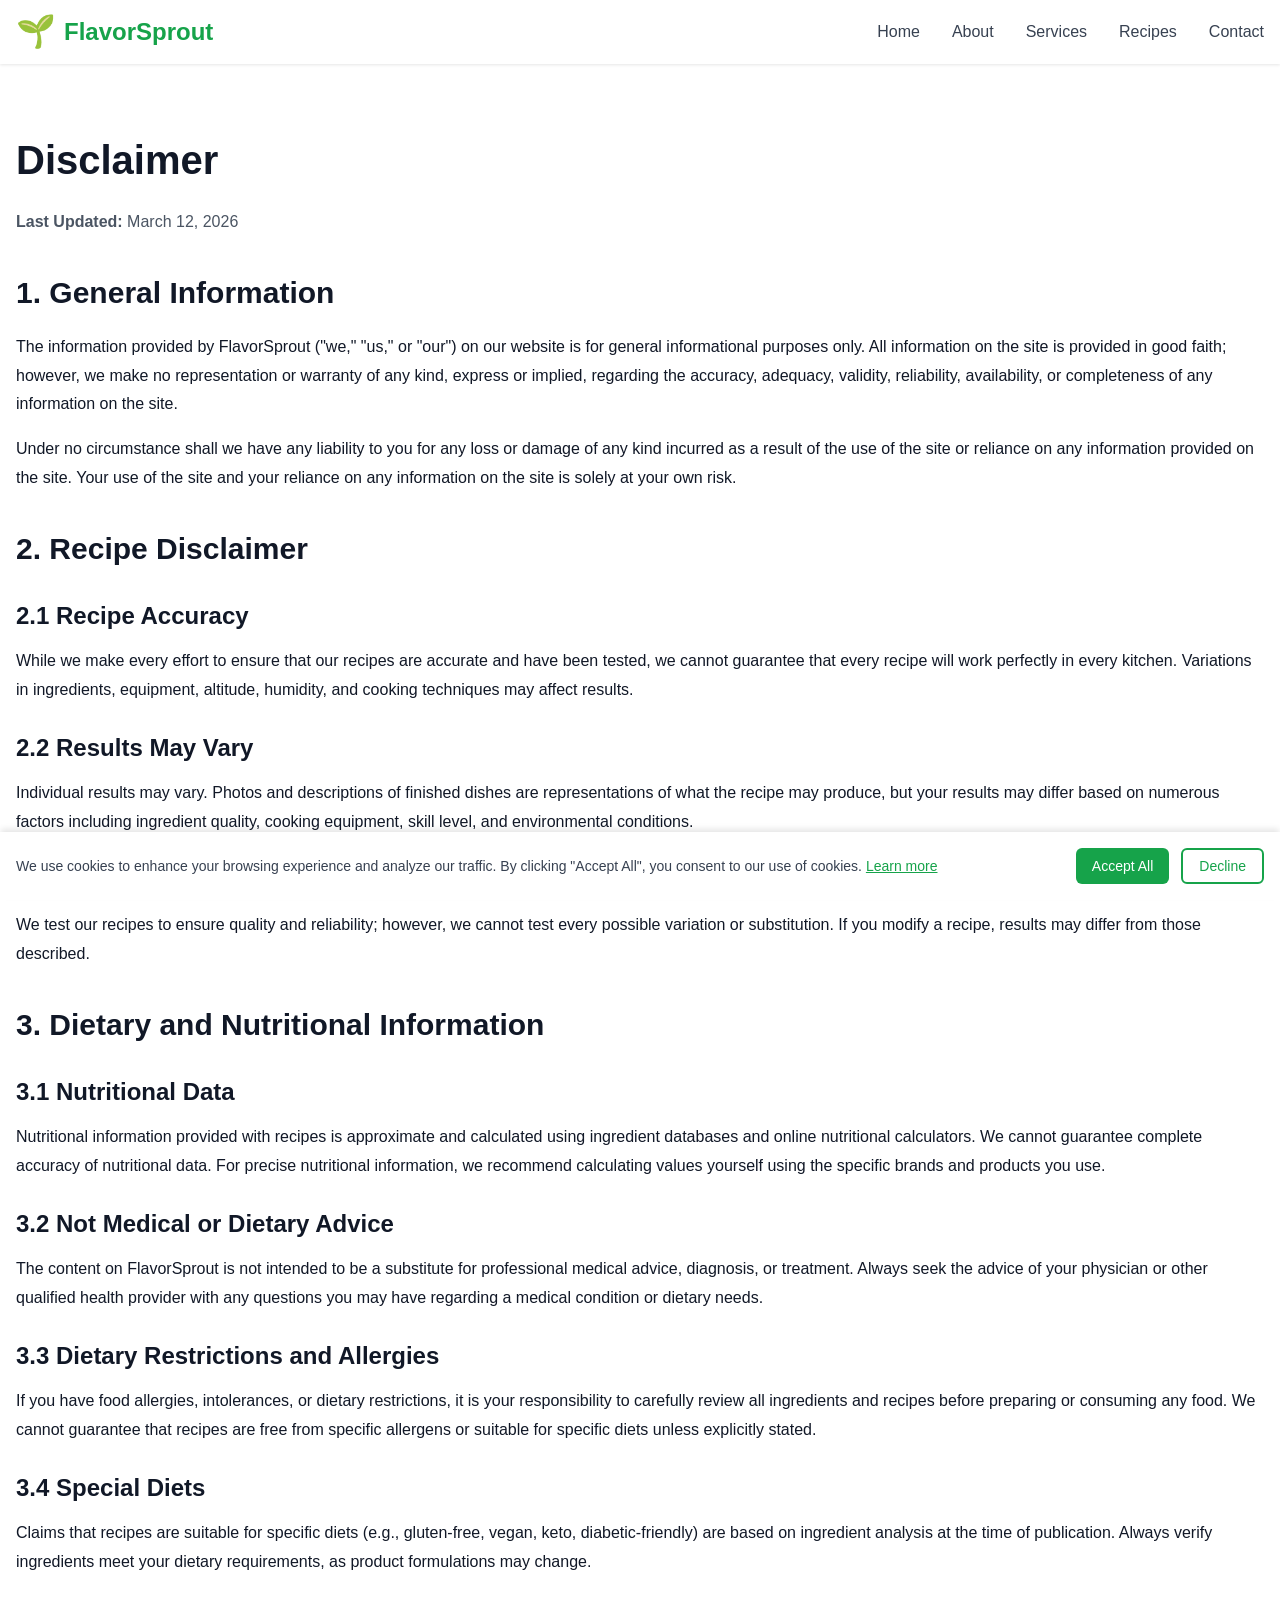
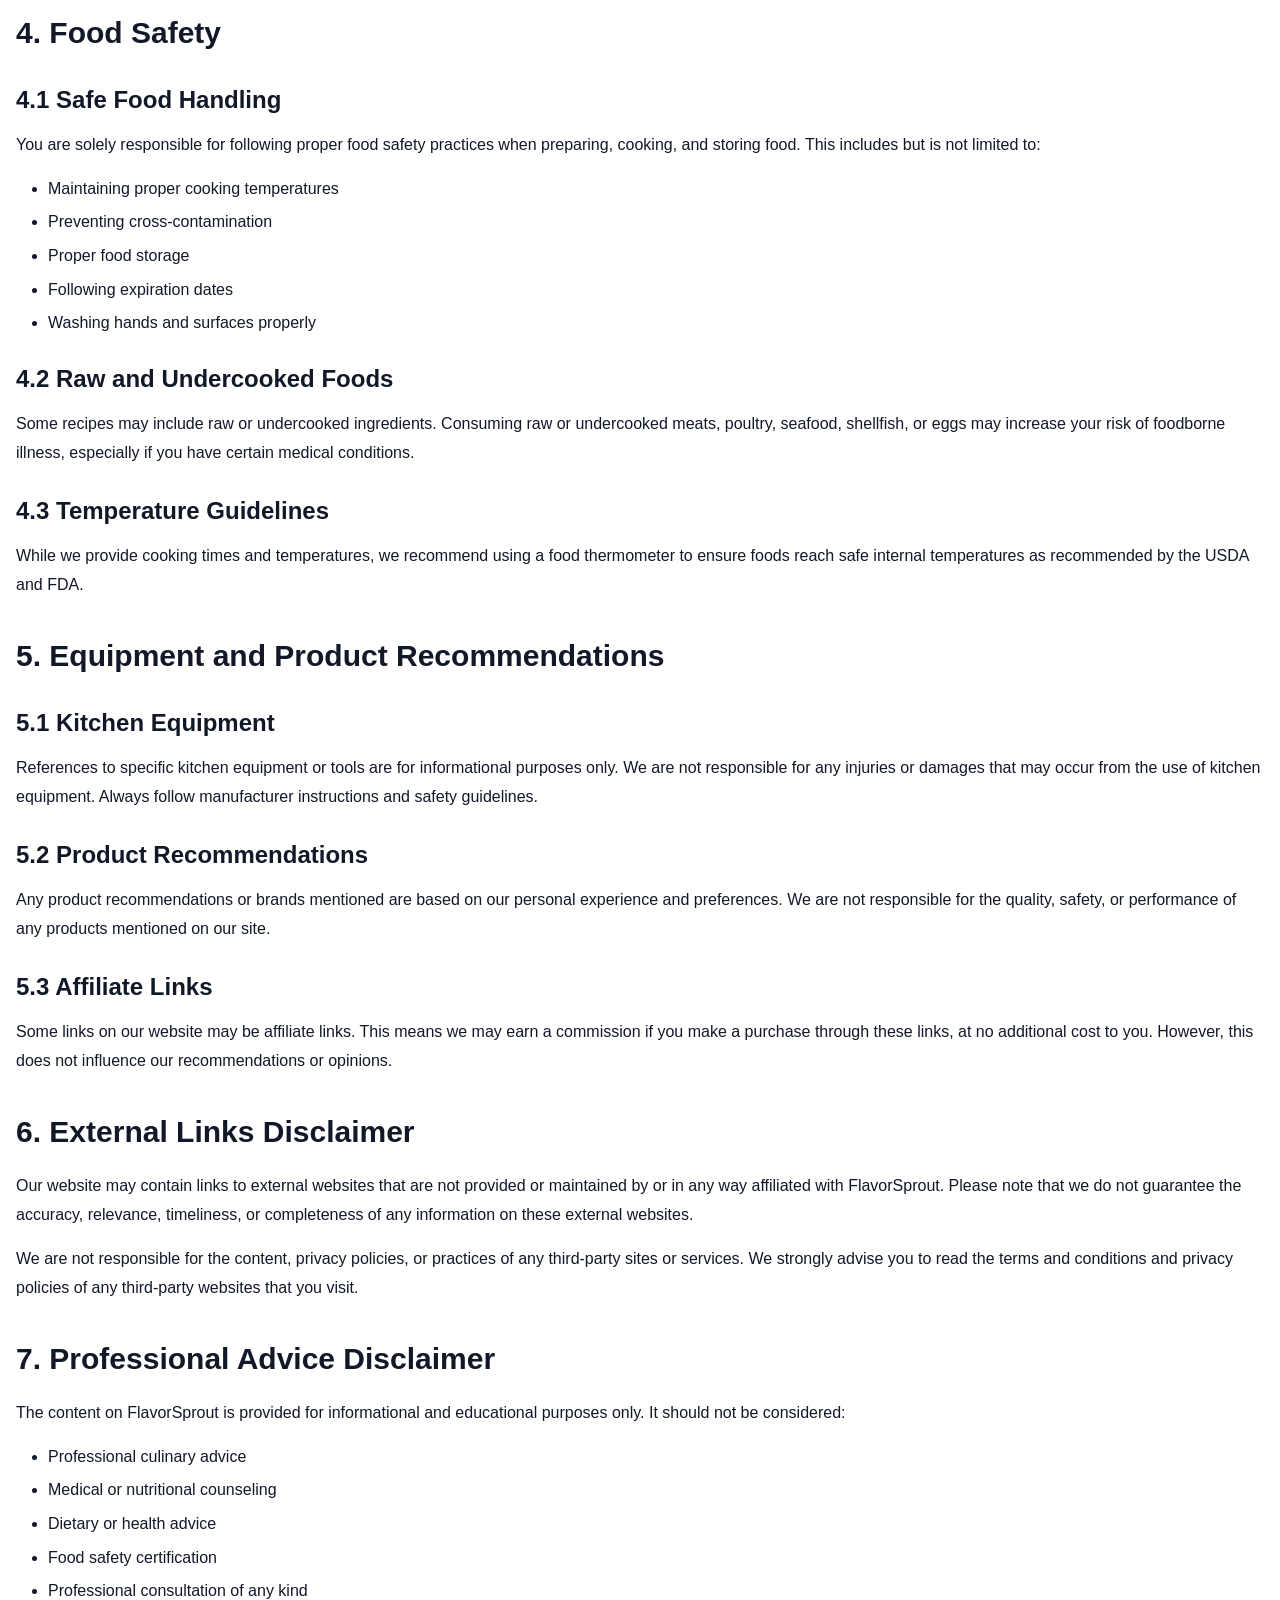
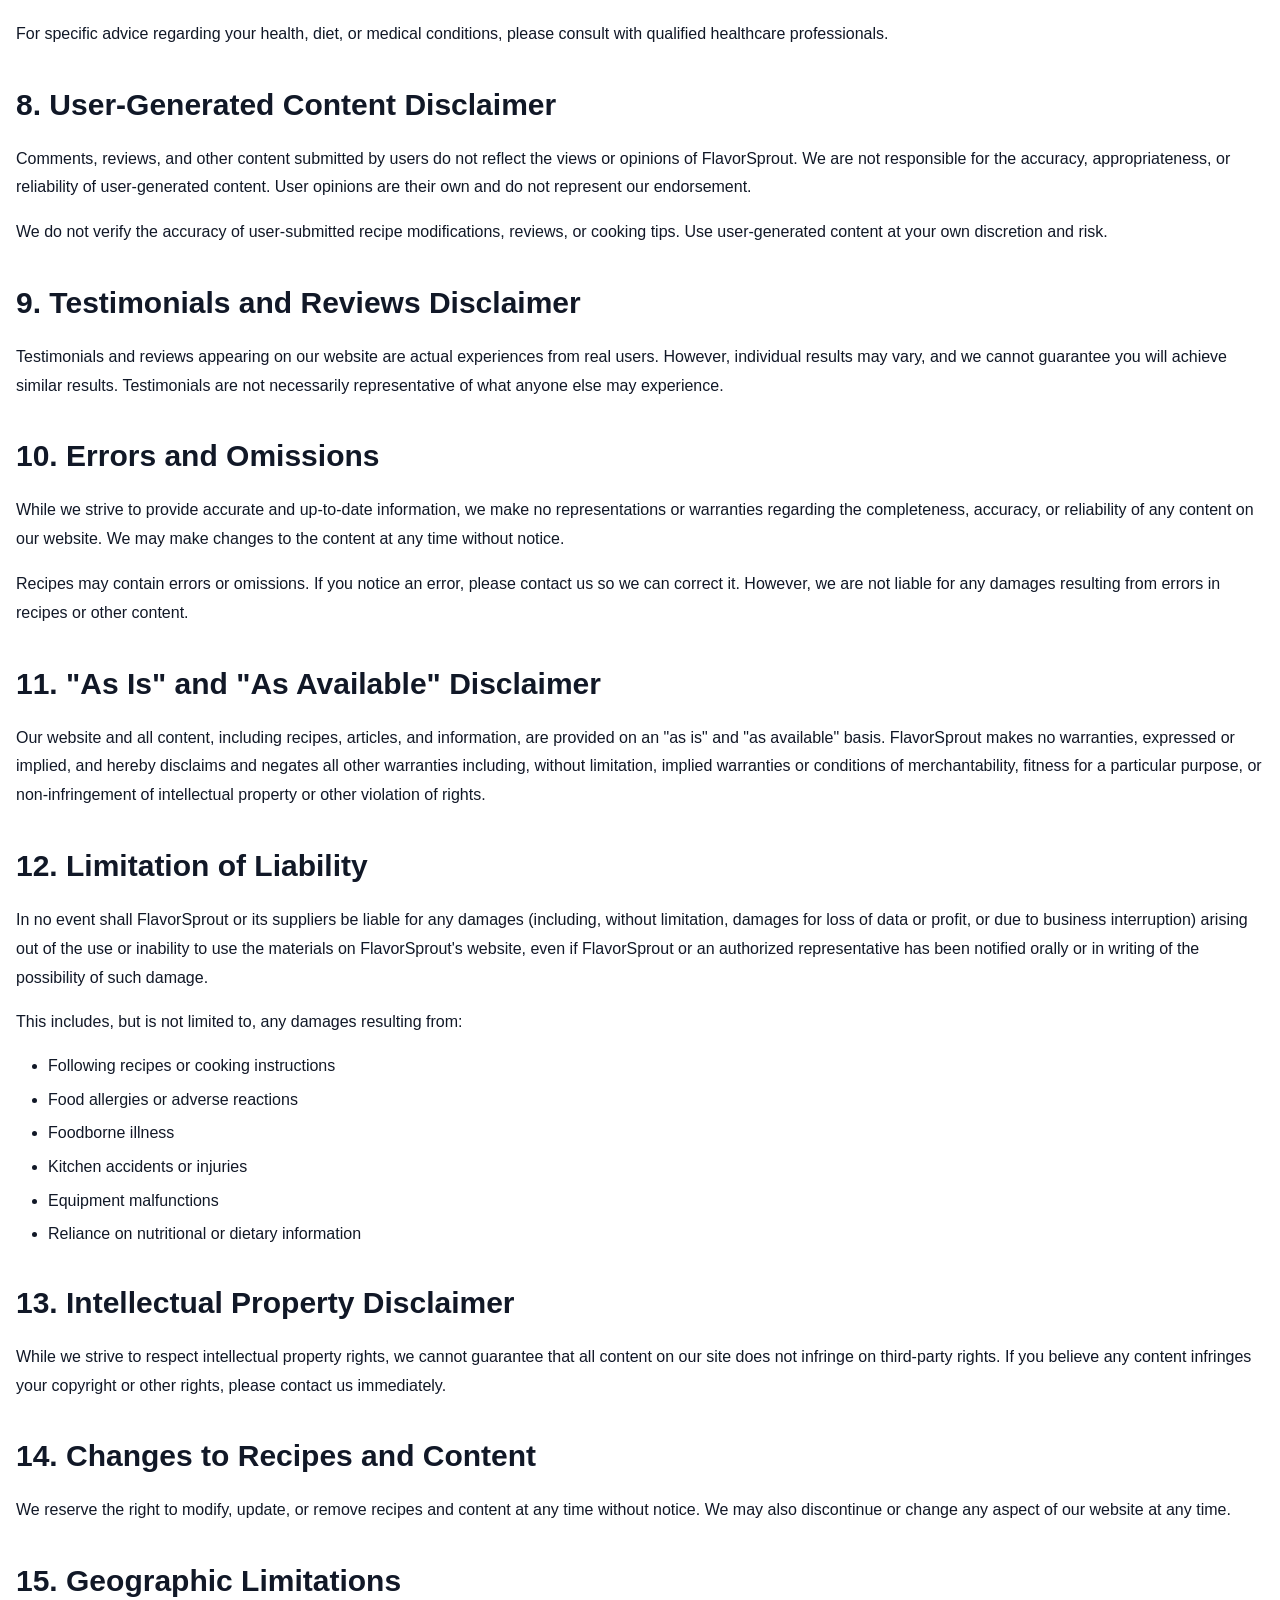
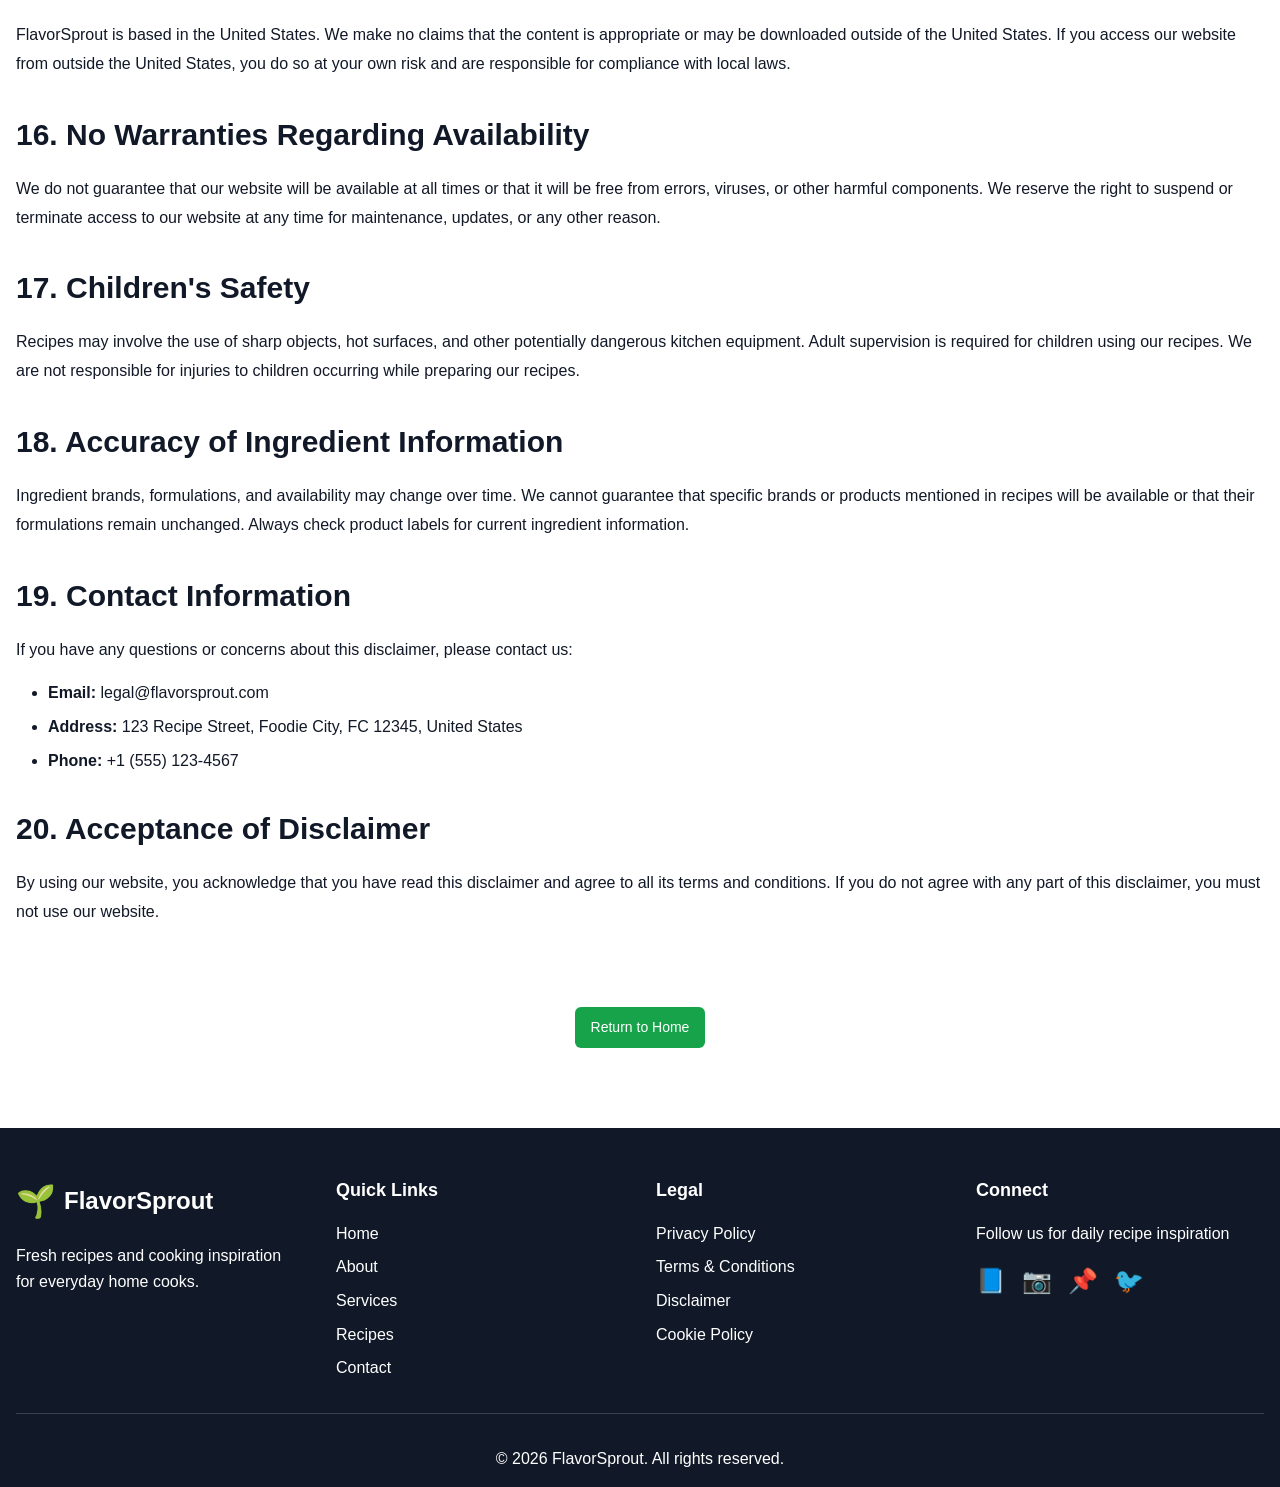
<file: disclaimer.html>
<!DOCTYPE html>
<html lang="en">
<head>
    <meta charset="UTF-8">
    <meta name="viewport" content="width=device-width, initial-scale=1.0">
    <title>Disclaimer - FlavorSprout</title>
    <meta name="description" content="Legal disclaimer for FlavorSprout website and recipe content.">
    <link rel="stylesheet" href="styles.css">
</head>
<body>
    <header class="header">
        <nav class="nav-container">
            <div class="nav-content">
                <a href="index.html" class="logo">
                    <span class="logo-icon">🌱</span>
                    <span class="logo-text">FlavorSprout</span>
                </a>
                <button class="mobile-menu-btn" id="mobileMenuBtn" aria-label="Toggle menu">
                    <span class="hamburger"></span>
                </button>
                <ul class="nav-menu" id="navMenu">
                    <li><a href="index.html" class="nav-link">Home</a></li>
                    <li><a href="about.html" class="nav-link">About</a></li>
                    <li><a href="services.html" class="nav-link">Services</a></li>
                    <li><a href="recipes.html" class="nav-link">Recipes</a></li>
                    <li><a href="contact.html" class="nav-link">Contact</a></li>
                </ul>
            </div>
        </nav>
    </header>

    <main>
        <section class="legal-page">
            <div class="container">
                <h1>Disclaimer</h1>
                <p style="color: var(--color-gray-600); margin-bottom: 2rem;"><strong>Last Updated:</strong> March 12, 2026</p>

                <h2>1. General Information</h2>
                <p>
                    The information provided by FlavorSprout ("we," "us," or "our") on our website is for general informational purposes only. All information on the site is provided in good faith; however, we make no representation or warranty of any kind, express or implied, regarding the accuracy, adequacy, validity, reliability, availability, or completeness of any information on the site.
                </p>
                <p>
                    Under no circumstance shall we have any liability to you for any loss or damage of any kind incurred as a result of the use of the site or reliance on any information provided on the site. Your use of the site and your reliance on any information on the site is solely at your own risk.
                </p>

                <h2>2. Recipe Disclaimer</h2>
                <h3>2.1 Recipe Accuracy</h3>
                <p>
                    While we make every effort to ensure that our recipes are accurate and have been tested, we cannot guarantee that every recipe will work perfectly in every kitchen. Variations in ingredients, equipment, altitude, humidity, and cooking techniques may affect results.
                </p>

                <h3>2.2 Results May Vary</h3>
                <p>
                    Individual results may vary. Photos and descriptions of finished dishes are representations of what the recipe may produce, but your results may differ based on numerous factors including ingredient quality, cooking equipment, skill level, and environmental conditions.
                </p>

                <h3>2.3 Recipe Testing</h3>
                <p>
                    We test our recipes to ensure quality and reliability; however, we cannot test every possible variation or substitution. If you modify a recipe, results may differ from those described.
                </p>

                <h2>3. Dietary and Nutritional Information</h2>
                <h3>3.1 Nutritional Data</h3>
                <p>
                    Nutritional information provided with recipes is approximate and calculated using ingredient databases and online nutritional calculators. We cannot guarantee complete accuracy of nutritional data. For precise nutritional information, we recommend calculating values yourself using the specific brands and products you use.
                </p>

                <h3>3.2 Not Medical or Dietary Advice</h3>
                <p>
                    The content on FlavorSprout is not intended to be a substitute for professional medical advice, diagnosis, or treatment. Always seek the advice of your physician or other qualified health provider with any questions you may have regarding a medical condition or dietary needs.
                </p>

                <h3>3.3 Dietary Restrictions and Allergies</h3>
                <p>
                    If you have food allergies, intolerances, or dietary restrictions, it is your responsibility to carefully review all ingredients and recipes before preparing or consuming any food. We cannot guarantee that recipes are free from specific allergens or suitable for specific diets unless explicitly stated.
                </p>

                <h3>3.4 Special Diets</h3>
                <p>
                    Claims that recipes are suitable for specific diets (e.g., gluten-free, vegan, keto, diabetic-friendly) are based on ingredient analysis at the time of publication. Always verify ingredients meet your dietary requirements, as product formulations may change.
                </p>

                <h2>4. Food Safety</h2>
                <h3>4.1 Safe Food Handling</h3>
                <p>
                    You are solely responsible for following proper food safety practices when preparing, cooking, and storing food. This includes but is not limited to:
                </p>
                <ul>
                    <li>Maintaining proper cooking temperatures</li>
                    <li>Preventing cross-contamination</li>
                    <li>Proper food storage</li>
                    <li>Following expiration dates</li>
                    <li>Washing hands and surfaces properly</li>
                </ul>

                <h3>4.2 Raw and Undercooked Foods</h3>
                <p>
                    Some recipes may include raw or undercooked ingredients. Consuming raw or undercooked meats, poultry, seafood, shellfish, or eggs may increase your risk of foodborne illness, especially if you have certain medical conditions.
                </p>

                <h3>4.3 Temperature Guidelines</h3>
                <p>
                    While we provide cooking times and temperatures, we recommend using a food thermometer to ensure foods reach safe internal temperatures as recommended by the USDA and FDA.
                </p>

                <h2>5. Equipment and Product Recommendations</h2>
                <h3>5.1 Kitchen Equipment</h3>
                <p>
                    References to specific kitchen equipment or tools are for informational purposes only. We are not responsible for any injuries or damages that may occur from the use of kitchen equipment. Always follow manufacturer instructions and safety guidelines.
                </p>

                <h3>5.2 Product Recommendations</h3>
                <p>
                    Any product recommendations or brands mentioned are based on our personal experience and preferences. We are not responsible for the quality, safety, or performance of any products mentioned on our site.
                </p>

                <h3>5.3 Affiliate Links</h3>
                <p>
                    Some links on our website may be affiliate links. This means we may earn a commission if you make a purchase through these links, at no additional cost to you. However, this does not influence our recommendations or opinions.
                </p>

                <h2>6. External Links Disclaimer</h2>
                <p>
                    Our website may contain links to external websites that are not provided or maintained by or in any way affiliated with FlavorSprout. Please note that we do not guarantee the accuracy, relevance, timeliness, or completeness of any information on these external websites.
                </p>
                <p>
                    We are not responsible for the content, privacy policies, or practices of any third-party sites or services. We strongly advise you to read the terms and conditions and privacy policies of any third-party websites that you visit.
                </p>

                <h2>7. Professional Advice Disclaimer</h2>
                <p>
                    The content on FlavorSprout is provided for informational and educational purposes only. It should not be considered:
                </p>
                <ul>
                    <li>Professional culinary advice</li>
                    <li>Medical or nutritional counseling</li>
                    <li>Dietary or health advice</li>
                    <li>Food safety certification</li>
                    <li>Professional consultation of any kind</li>
                </ul>
                <p>
                    For specific advice regarding your health, diet, or medical conditions, please consult with qualified healthcare professionals.
                </p>

                <h2>8. User-Generated Content Disclaimer</h2>
                <p>
                    Comments, reviews, and other content submitted by users do not reflect the views or opinions of FlavorSprout. We are not responsible for the accuracy, appropriateness, or reliability of user-generated content. User opinions are their own and do not represent our endorsement.
                </p>
                <p>
                    We do not verify the accuracy of user-submitted recipe modifications, reviews, or cooking tips. Use user-generated content at your own discretion and risk.
                </p>

                <h2>9. Testimonials and Reviews Disclaimer</h2>
                <p>
                    Testimonials and reviews appearing on our website are actual experiences from real users. However, individual results may vary, and we cannot guarantee you will achieve similar results. Testimonials are not necessarily representative of what anyone else may experience.
                </p>

                <h2>10. Errors and Omissions</h2>
                <p>
                    While we strive to provide accurate and up-to-date information, we make no representations or warranties regarding the completeness, accuracy, or reliability of any content on our website. We may make changes to the content at any time without notice.
                </p>
                <p>
                    Recipes may contain errors or omissions. If you notice an error, please contact us so we can correct it. However, we are not liable for any damages resulting from errors in recipes or other content.
                </p>

                <h2>11. "As Is" and "As Available" Disclaimer</h2>
                <p>
                    Our website and all content, including recipes, articles, and information, are provided on an "as is" and "as available" basis. FlavorSprout makes no warranties, expressed or implied, and hereby disclaims and negates all other warranties including, without limitation, implied warranties or conditions of merchantability, fitness for a particular purpose, or non-infringement of intellectual property or other violation of rights.
                </p>

                <h2>12. Limitation of Liability</h2>
                <p>
                    In no event shall FlavorSprout or its suppliers be liable for any damages (including, without limitation, damages for loss of data or profit, or due to business interruption) arising out of the use or inability to use the materials on FlavorSprout's website, even if FlavorSprout or an authorized representative has been notified orally or in writing of the possibility of such damage.
                </p>
                <p>
                    This includes, but is not limited to, any damages resulting from:
                </p>
                <ul>
                    <li>Following recipes or cooking instructions</li>
                    <li>Food allergies or adverse reactions</li>
                    <li>Foodborne illness</li>
                    <li>Kitchen accidents or injuries</li>
                    <li>Equipment malfunctions</li>
                    <li>Reliance on nutritional or dietary information</li>
                </ul>

                <h2>13. Intellectual Property Disclaimer</h2>
                <p>
                    While we strive to respect intellectual property rights, we cannot guarantee that all content on our site does not infringe on third-party rights. If you believe any content infringes your copyright or other rights, please contact us immediately.
                </p>

                <h2>14. Changes to Recipes and Content</h2>
                <p>
                    We reserve the right to modify, update, or remove recipes and content at any time without notice. We may also discontinue or change any aspect of our website at any time.
                </p>

                <h2>15. Geographic Limitations</h2>
                <p>
                    FlavorSprout is based in the United States. We make no claims that the content is appropriate or may be downloaded outside of the United States. If you access our website from outside the United States, you do so at your own risk and are responsible for compliance with local laws.
                </p>

                <h2>16. No Warranties Regarding Availability</h2>
                <p>
                    We do not guarantee that our website will be available at all times or that it will be free from errors, viruses, or other harmful components. We reserve the right to suspend or terminate access to our website at any time for maintenance, updates, or any other reason.
                </p>

                <h2>17. Children's Safety</h2>
                <p>
                    Recipes may involve the use of sharp objects, hot surfaces, and other potentially dangerous kitchen equipment. Adult supervision is required for children using our recipes. We are not responsible for injuries to children occurring while preparing our recipes.
                </p>

                <h2>18. Accuracy of Ingredient Information</h2>
                <p>
                    Ingredient brands, formulations, and availability may change over time. We cannot guarantee that specific brands or products mentioned in recipes will be available or that their formulations remain unchanged. Always check product labels for current ingredient information.
                </p>

                <h2>19. Contact Information</h2>
                <p>
                    If you have any questions or concerns about this disclaimer, please contact us:
                </p>
                <ul>
                    <li><strong>Email:</strong> legal@flavorsprout.com</li>
                    <li><strong>Address:</strong> 123 Recipe Street, Foodie City, FC 12345, United States</li>
                    <li><strong>Phone:</strong> +1 (555) 123-4567</li>
                </ul>

                <h2>20. Acceptance of Disclaimer</h2>
                <p>
                    By using our website, you acknowledge that you have read this disclaimer and agree to all its terms and conditions. If you do not agree with any part of this disclaimer, you must not use our website.
                </p>

                <div style="margin-top: 3rem; padding-top: 2rem; border-top: 1px solid var(--color-gray-300);">
                    <p style="text-align: center;">
                        <a href="index.html" class="btn btn-primary">Return to Home</a>
                    </p>
                </div>
            </div>
        </section>
    </main>

    <footer class="footer">
        <div class="container">
            <div class="footer-grid">
                <div class="footer-column">
                    <div class="footer-logo">
                        <span class="logo-icon">🌱</span>
                        <span class="logo-text">FlavorSprout</span>
                    </div>
                    <p class="footer-description">Fresh recipes and cooking inspiration for everyday home cooks.</p>
                </div>
                <div class="footer-column">
                    <h3 class="footer-heading">Quick Links</h3>
                    <ul class="footer-links">
                        <li><a href="index.html">Home</a></li>
                        <li><a href="about.html">About</a></li>
                        <li><a href="services.html">Services</a></li>
                        <li><a href="recipes.html">Recipes</a></li>
                        <li><a href="contact.html">Contact</a></li>
                    </ul>
                </div>
                <div class="footer-column">
                    <h3 class="footer-heading">Legal</h3>
                    <ul class="footer-links">
                        <li><a href="privacy-policy.html">Privacy Policy</a></li>
                        <li><a href="terms-conditions.html">Terms & Conditions</a></li>
                        <li><a href="disclaimer.html">Disclaimer</a></li>
                        <li><a href="cookie-policy.html">Cookie Policy</a></li>
                    </ul>
                </div>
                <div class="footer-column">
                    <h3 class="footer-heading">Connect</h3>
                    <p class="footer-text">Follow us for daily recipe inspiration</p>
                    <div class="social-links">
                        <a href="#" class="social-link">📘</a>
                        <a href="#" class="social-link">📷</a>
                        <a href="#" class="social-link">📌</a>
                        <a href="#" class="social-link">🐦</a>
                    </div>
                </div>
            </div>
            <div class="footer-bottom">
                <p>&copy; 2026 FlavorSprout. All rights reserved.</p>
            </div>
        </div>
    </footer>

    <div id="cookieConsent" class="cookie-consent hidden">
        <div class="cookie-content">
            <p class="cookie-text">
                We use cookies to enhance your browsing experience and analyze our traffic. By clicking "Accept All", you consent to our use of cookies. 
                <a href="cookie-policy.html" class="cookie-link">Learn more</a>
            </p>
            <div class="cookie-buttons">
                <button id="acceptCookies" class="btn btn-primary">Accept All</button>
                <button id="declineCookies" class="btn btn-outline">Decline</button>
            </div>
        </div>
    </div>

    <script src="scripts.js"></script>
</body>
</html>
</file>
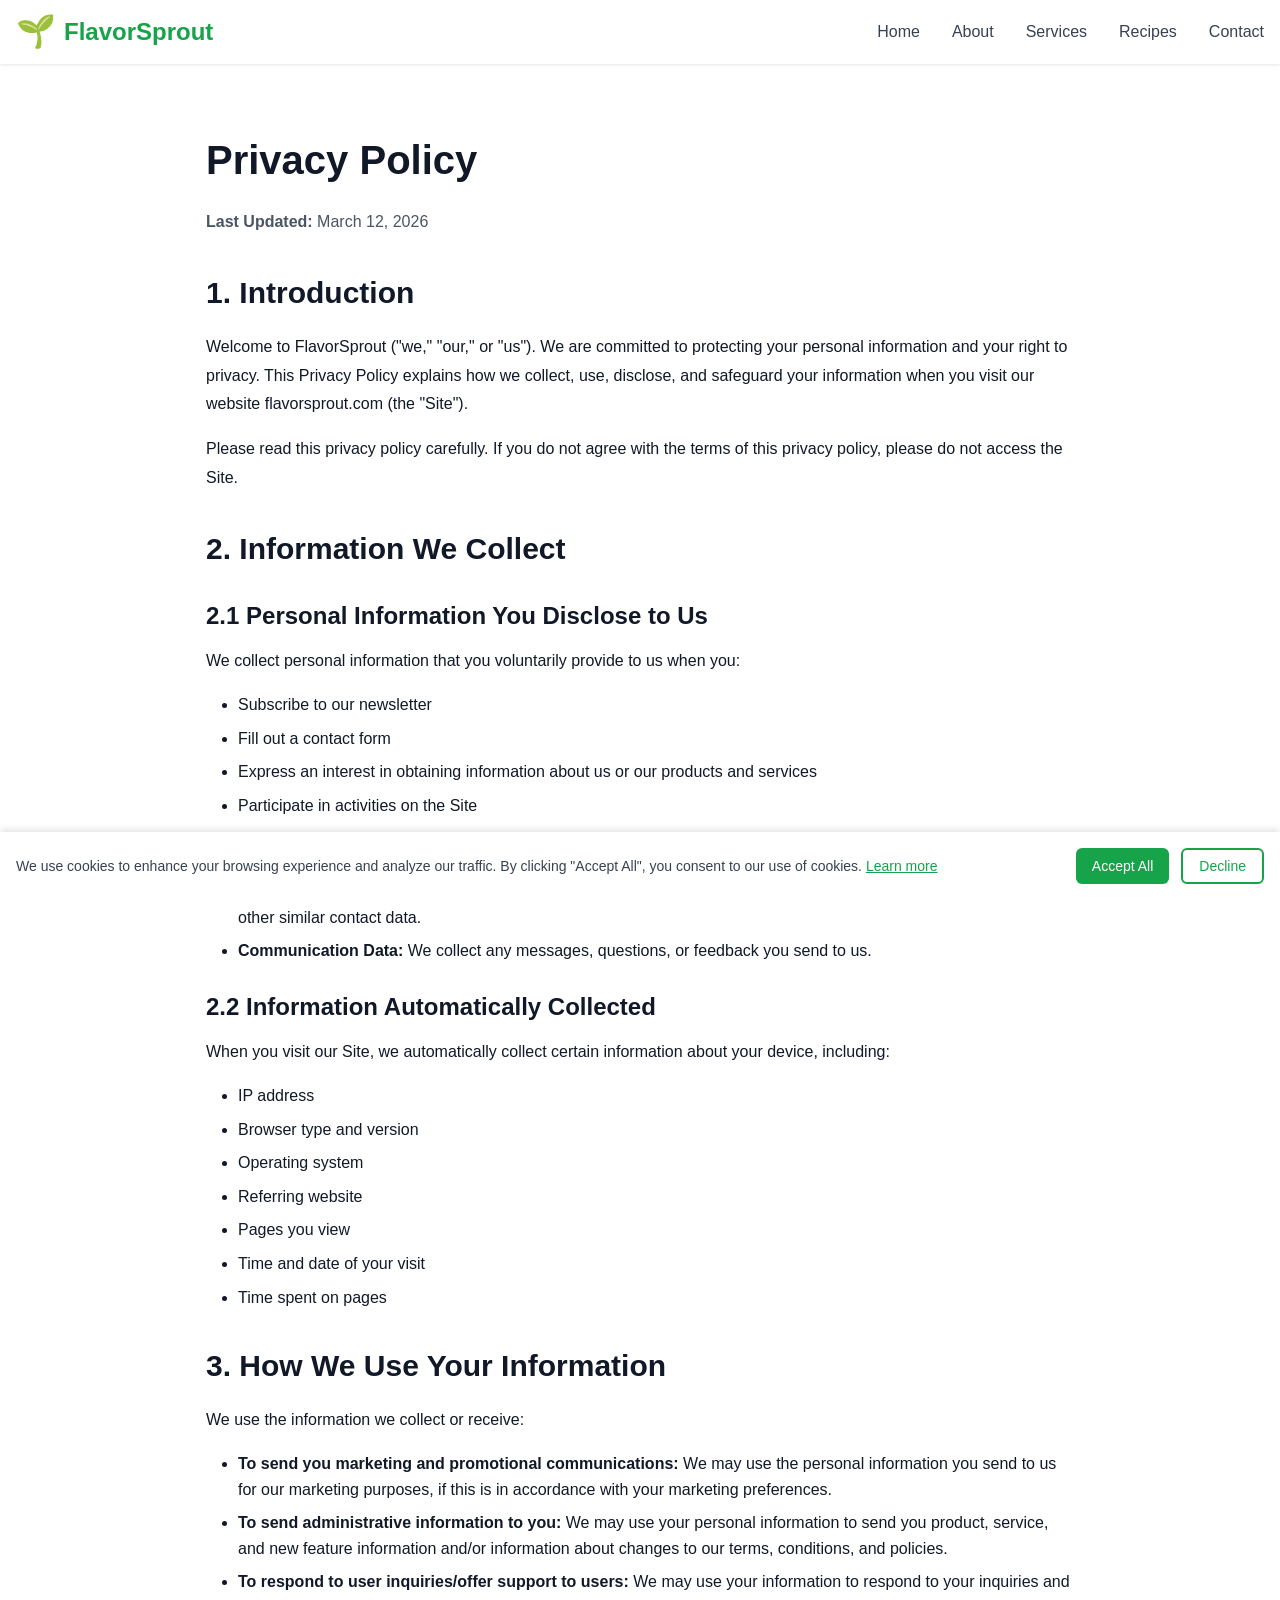
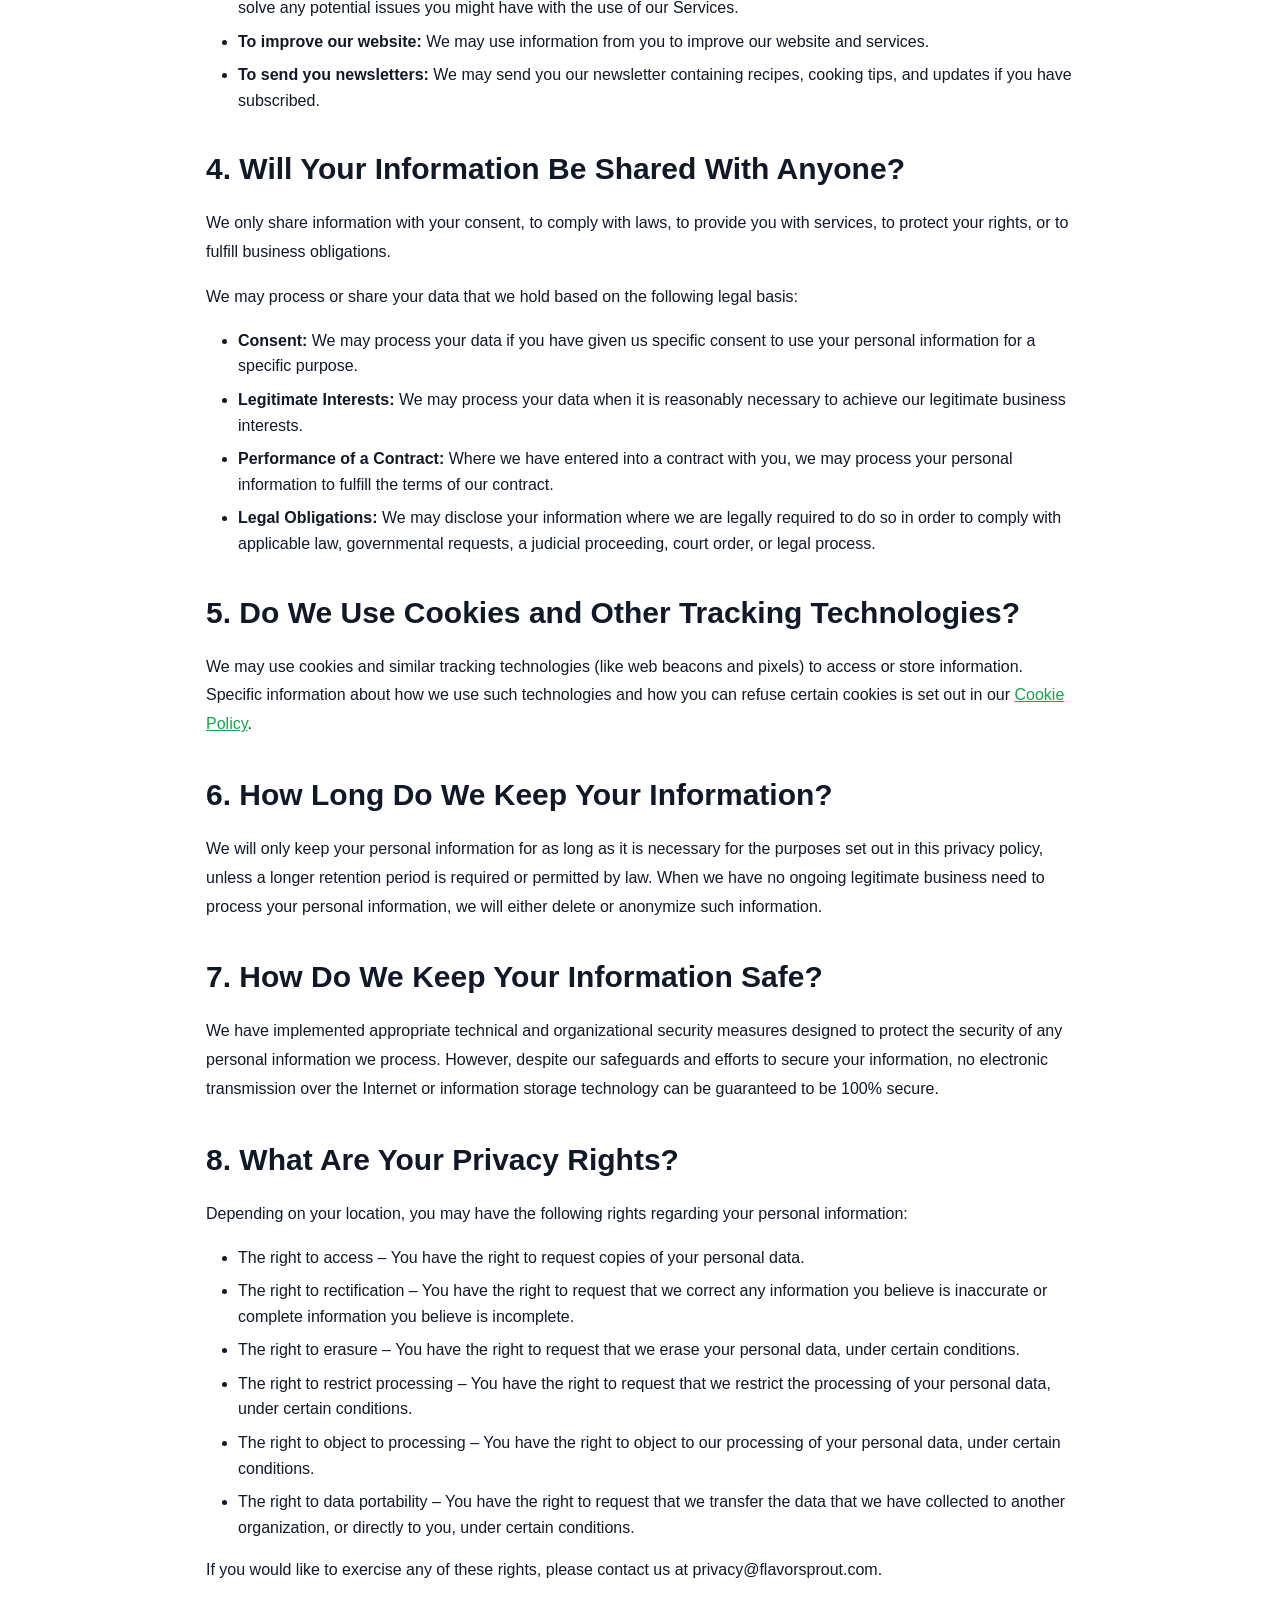
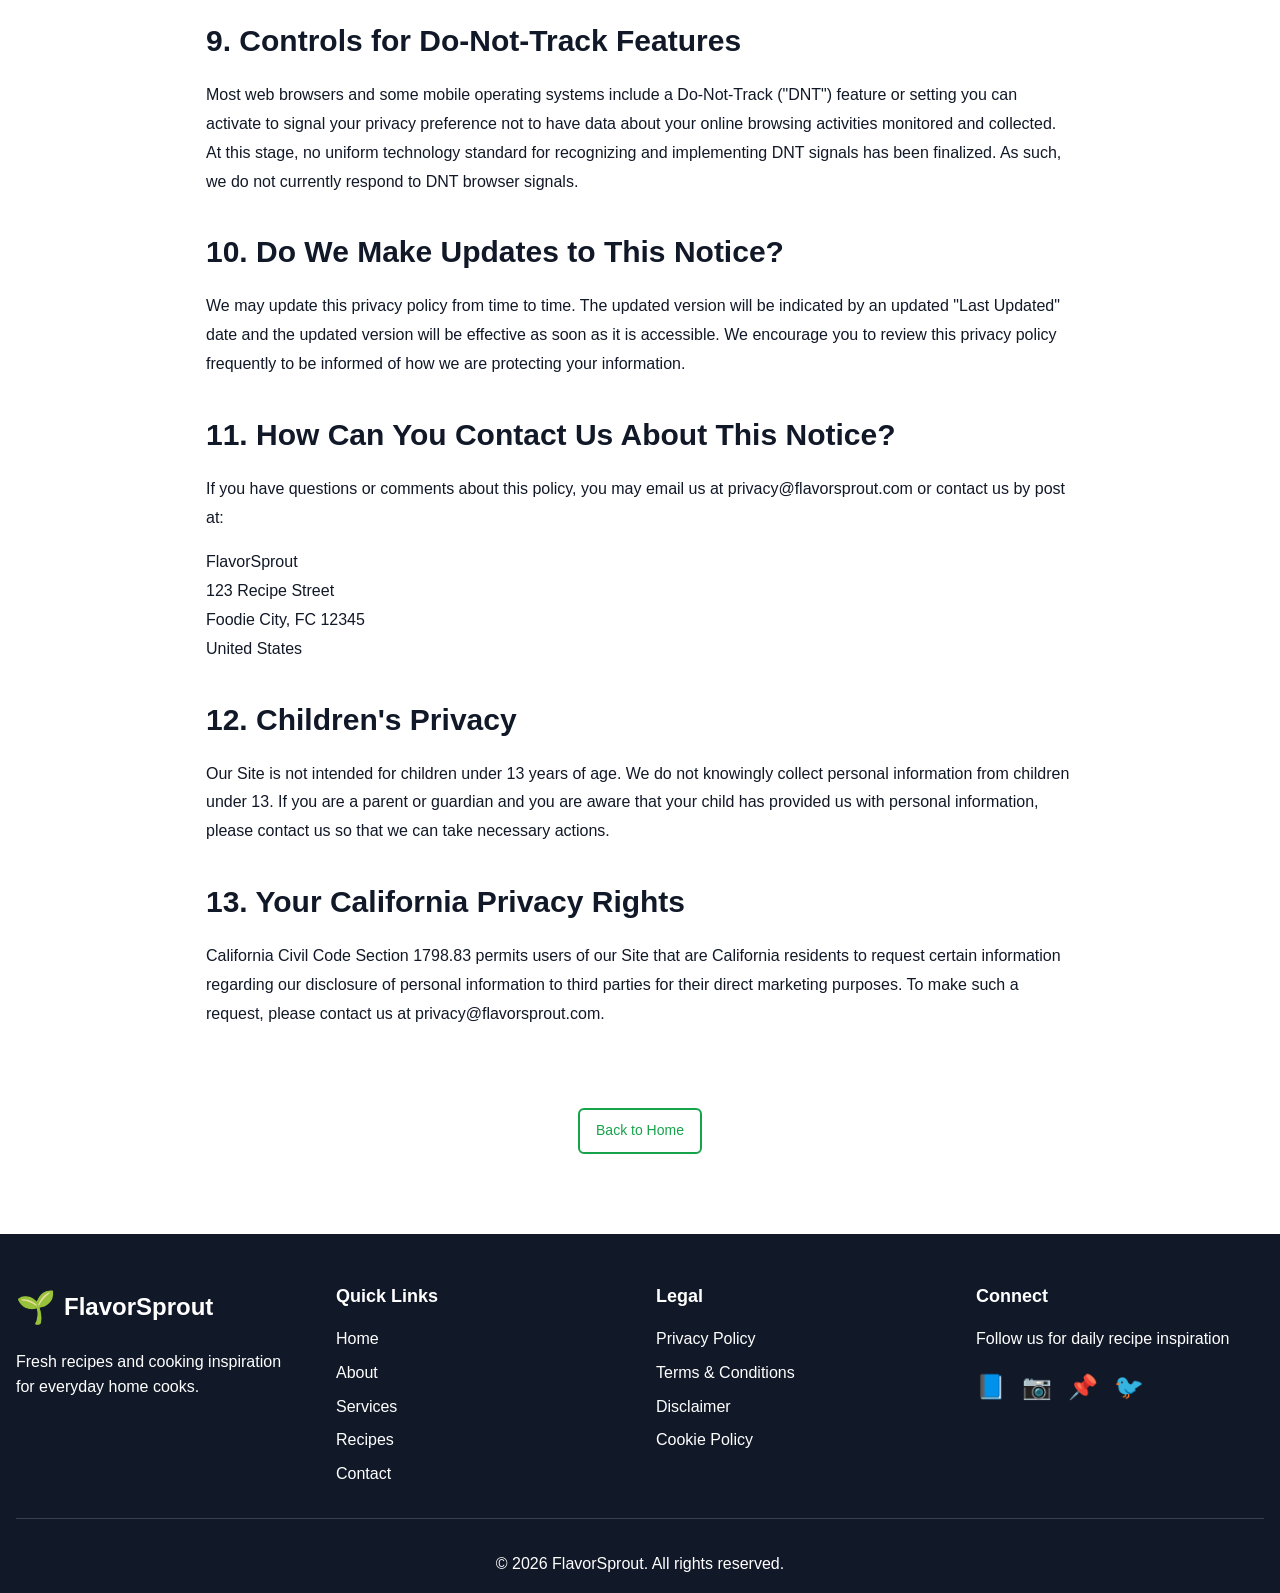
<file: privacy-policy.html>
<!DOCTYPE html>
<html lang="en">
<head>
    <meta charset="UTF-8">
    <meta name="viewport" content="width=device-width, initial-scale=1.0">
    <title>Privacy Policy - FlavorSprout</title>
    <meta name="description" content="FlavorSprout Privacy Policy - How we collect, use, and protect your personal information.">
    <link rel="stylesheet" href="styles.css">
</head>
<body>
    <header class="header">
        <nav class="nav-container">
            <div class="nav-content">
                <a href="index.html" class="logo">
                    <span class="logo-icon">🌱</span>
                    <span class="logo-text">FlavorSprout</span>
                </a>
                <button class="mobile-menu-btn" id="mobileMenuBtn" aria-label="Toggle menu">
                    <span class="hamburger"></span>
                </button>
                <ul class="nav-menu" id="navMenu">
                    <li><a href="index.html" class="nav-link">Home</a></li>
                    <li><a href="about.html" class="nav-link">About</a></li>
                    <li><a href="services.html" class="nav-link">Services</a></li>
                    <li><a href="recipes.html" class="nav-link">Recipes</a></li>
                    <li><a href="contact.html" class="nav-link">Contact</a></li>
                </ul>
            </div>
        </nav>
    </header>

    <main>
        <section class="legal-page">
            <div class="container" style="max-width: 900px;">
                <h1>Privacy Policy</h1>
                <p style="color: var(--color-gray-600); margin-bottom: 2rem;"><strong>Last Updated:</strong> March 12, 2026</p>

                <h2>1. Introduction</h2>
                <p>
                    Welcome to FlavorSprout ("we," "our," or "us"). We are committed to protecting your personal information and your right to privacy. This Privacy Policy explains how we collect, use, disclose, and safeguard your information when you visit our website flavorsprout.com (the "Site").
                </p>
                <p>
                    Please read this privacy policy carefully. If you do not agree with the terms of this privacy policy, please do not access the Site.
                </p>

                <h2>2. Information We Collect</h2>
                <h3>2.1 Personal Information You Disclose to Us</h3>
                <p>We collect personal information that you voluntarily provide to us when you:</p>
                <ul>
                    <li>Subscribe to our newsletter</li>
                    <li>Fill out a contact form</li>
                    <li>Express an interest in obtaining information about us or our products and services</li>
                    <li>Participate in activities on the Site</li>
                </ul>
                <p>The personal information we collect may include:</p>
                <ul>
                    <li><strong>Name and Contact Data:</strong> We collect your first and last name, email address, postal address, phone number, and other similar contact data.</li>
                    <li><strong>Communication Data:</strong> We collect any messages, questions, or feedback you send to us.</li>
                </ul>

                <h3>2.2 Information Automatically Collected</h3>
                <p>When you visit our Site, we automatically collect certain information about your device, including:</p>
                <ul>
                    <li>IP address</li>
                    <li>Browser type and version</li>
                    <li>Operating system</li>
                    <li>Referring website</li>
                    <li>Pages you view</li>
                    <li>Time and date of your visit</li>
                    <li>Time spent on pages</li>
                </ul>

                <h2>3. How We Use Your Information</h2>
                <p>We use the information we collect or receive:</p>
                <ul>
                    <li><strong>To send you marketing and promotional communications:</strong> We may use the personal information you send to us for our marketing purposes, if this is in accordance with your marketing preferences.</li>
                    <li><strong>To send administrative information to you:</strong> We may use your personal information to send you product, service, and new feature information and/or information about changes to our terms, conditions, and policies.</li>
                    <li><strong>To respond to user inquiries/offer support to users:</strong> We may use your information to respond to your inquiries and solve any potential issues you might have with the use of our Services.</li>
                    <li><strong>To improve our website:</strong> We may use information from you to improve our website and services.</li>
                    <li><strong>To send you newsletters:</strong> We may send you our newsletter containing recipes, cooking tips, and updates if you have subscribed.</li>
                </ul>

                <h2>4. Will Your Information Be Shared With Anyone?</h2>
                <p>
                    We only share information with your consent, to comply with laws, to provide you with services, to protect your rights, or to fulfill business obligations.
                </p>
                <p>We may process or share your data that we hold based on the following legal basis:</p>
                <ul>
                    <li><strong>Consent:</strong> We may process your data if you have given us specific consent to use your personal information for a specific purpose.</li>
                    <li><strong>Legitimate Interests:</strong> We may process your data when it is reasonably necessary to achieve our legitimate business interests.</li>
                    <li><strong>Performance of a Contract:</strong> Where we have entered into a contract with you, we may process your personal information to fulfill the terms of our contract.</li>
                    <li><strong>Legal Obligations:</strong> We may disclose your information where we are legally required to do so in order to comply with applicable law, governmental requests, a judicial proceeding, court order, or legal process.</li>
                </ul>

                <h2>5. Do We Use Cookies and Other Tracking Technologies?</h2>
                <p>
                    We may use cookies and similar tracking technologies (like web beacons and pixels) to access or store information. Specific information about how we use such technologies and how you can refuse certain cookies is set out in our <a href="cookie-policy.html" style="color: var(--color-green-600); text-decoration: underline;">Cookie Policy</a>.
                </p>

                <h2>6. How Long Do We Keep Your Information?</h2>
                <p>
                    We will only keep your personal information for as long as it is necessary for the purposes set out in this privacy policy, unless a longer retention period is required or permitted by law. When we have no ongoing legitimate business need to process your personal information, we will either delete or anonymize such information.
                </p>

                <h2>7. How Do We Keep Your Information Safe?</h2>
                <p>
                    We have implemented appropriate technical and organizational security measures designed to protect the security of any personal information we process. However, despite our safeguards and efforts to secure your information, no electronic transmission over the Internet or information storage technology can be guaranteed to be 100% secure.
                </p>

                <h2>8. What Are Your Privacy Rights?</h2>
                <p>
                    Depending on your location, you may have the following rights regarding your personal information:
                </p>
                <ul>
                    <li>The right to access – You have the right to request copies of your personal data.</li>
                    <li>The right to rectification – You have the right to request that we correct any information you believe is inaccurate or complete information you believe is incomplete.</li>
                    <li>The right to erasure – You have the right to request that we erase your personal data, under certain conditions.</li>
                    <li>The right to restrict processing – You have the right to request that we restrict the processing of your personal data, under certain conditions.</li>
                    <li>The right to object to processing – You have the right to object to our processing of your personal data, under certain conditions.</li>
                    <li>The right to data portability – You have the right to request that we transfer the data that we have collected to another organization, or directly to you, under certain conditions.</li>
                </ul>
                <p>
                    If you would like to exercise any of these rights, please contact us at privacy@flavorsprout.com.
                </p>

                <h2>9. Controls for Do-Not-Track Features</h2>
                <p>
                    Most web browsers and some mobile operating systems include a Do-Not-Track ("DNT") feature or setting you can activate to signal your privacy preference not to have data about your online browsing activities monitored and collected. At this stage, no uniform technology standard for recognizing and implementing DNT signals has been finalized. As such, we do not currently respond to DNT browser signals.
                </p>

                <h2>10. Do We Make Updates to This Notice?</h2>
                <p>
                    We may update this privacy policy from time to time. The updated version will be indicated by an updated "Last Updated" date and the updated version will be effective as soon as it is accessible. We encourage you to review this privacy policy frequently to be informed of how we are protecting your information.
                </p>

                <h2>11. How Can You Contact Us About This Notice?</h2>
                <p>
                    If you have questions or comments about this policy, you may email us at privacy@flavorsprout.com or contact us by post at:
                </p>
                <p>
                    FlavorSprout<br>
                    123 Recipe Street<br>
                    Foodie City, FC 12345<br>
                    United States
                </p>

                <h2>12. Children's Privacy</h2>
                <p>
                    Our Site is not intended for children under 13 years of age. We do not knowingly collect personal information from children under 13. If you are a parent or guardian and you are aware that your child has provided us with personal information, please contact us so that we can take necessary actions.
                </p>

                <h2>13. Your California Privacy Rights</h2>
                <p>
                    California Civil Code Section 1798.83 permits users of our Site that are California residents to request certain information regarding our disclosure of personal information to third parties for their direct marketing purposes. To make such a request, please contact us at privacy@flavorsprout.com.
                </p>

                <div style="margin-top: 3rem; padding-top: 2rem; border-top: 1px solid var(--color-gray-300);">
                    <p style="text-align: center;">
                        <a href="index.html" class="btn btn-outline">Back to Home</a>
                    </p>
                </div>
            </div>
        </section>
    </main>

    <footer class="footer">
        <div class="container">
            <div class="footer-grid">
                <div class="footer-column">
                    <div class="footer-logo">
                        <span class="logo-icon">🌱</span>
                        <span class="logo-text">FlavorSprout</span>
                    </div>
                    <p class="footer-description">Fresh recipes and cooking inspiration for everyday home cooks.</p>
                </div>
                <div class="footer-column">
                    <h3 class="footer-heading">Quick Links</h3>
                    <ul class="footer-links">
                        <li><a href="index.html">Home</a></li>
                        <li><a href="about.html">About</a></li>
                        <li><a href="services.html">Services</a></li>
                        <li><a href="recipes.html">Recipes</a></li>
                        <li><a href="contact.html">Contact</a></li>
                    </ul>
                </div>
                <div class="footer-column">
                    <h3 class="footer-heading">Legal</h3>
                    <ul class="footer-links">
                        <li><a href="privacy-policy.html">Privacy Policy</a></li>
                        <li><a href="terms-conditions.html">Terms & Conditions</a></li>
                        <li><a href="disclaimer.html">Disclaimer</a></li>
                        <li><a href="cookie-policy.html">Cookie Policy</a></li>
                    </ul>
                </div>
                <div class="footer-column">
                    <h3 class="footer-heading">Connect</h3>
                    <p class="footer-text">Follow us for daily recipe inspiration</p>
                    <div class="social-links">
                        <a href="#" class="social-link">📘</a>
                        <a href="#" class="social-link">📷</a>
                        <a href="#" class="social-link">📌</a>
                        <a href="#" class="social-link">🐦</a>
                    </div>
                </div>
            </div>
            <div class="footer-bottom">
                <p>&copy; 2026 FlavorSprout. All rights reserved.</p>
            </div>
        </div>
    </footer>

    <div id="cookieConsent" class="cookie-consent hidden">
        <div class="cookie-content">
            <p class="cookie-text">
                We use cookies to enhance your browsing experience and analyze our traffic. By clicking "Accept All", you consent to our use of cookies. 
                <a href="cookie-policy.html" class="cookie-link">Learn more</a>
            </p>
            <div class="cookie-buttons">
                <button id="acceptCookies" class="btn btn-primary">Accept All</button>
                <button id="declineCookies" class="btn btn-outline">Decline</button>
            </div>
        </div>
    </div>

    <script src="scripts.js"></script>
</body>
</html>
</file>
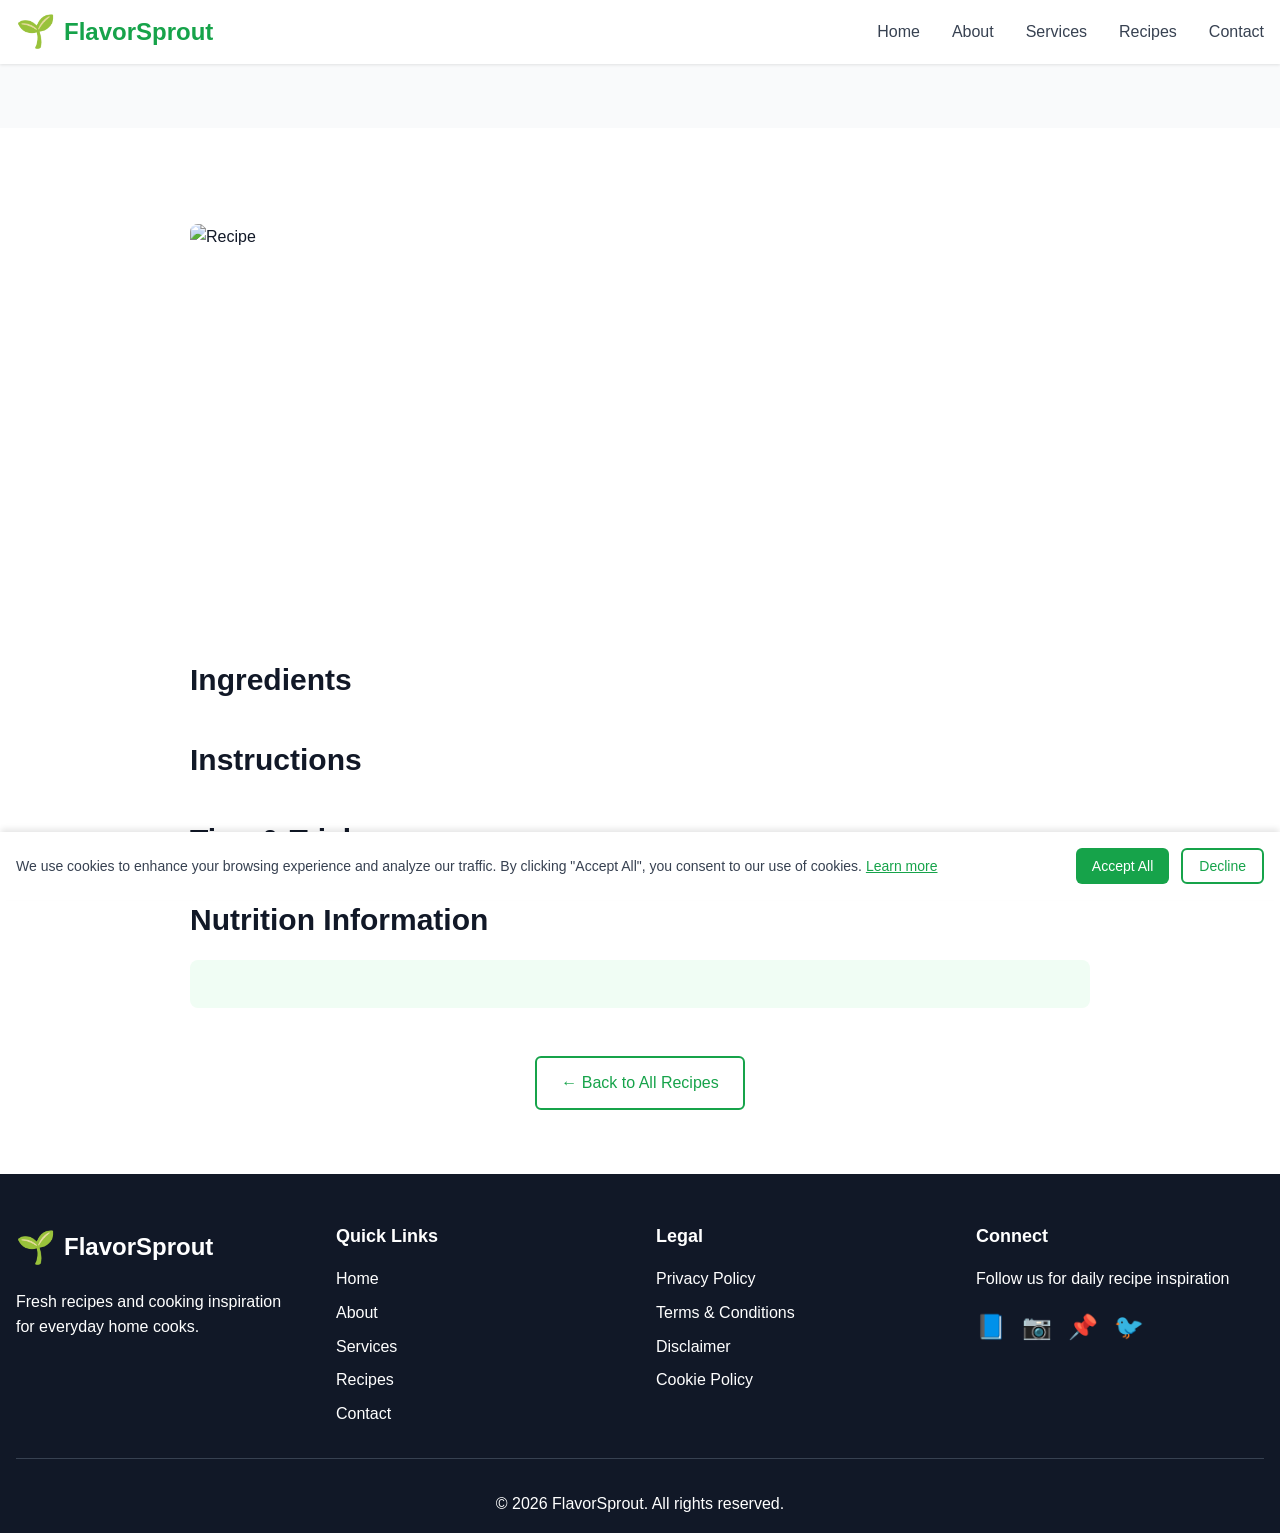
<file: recipe.html>
<!DOCTYPE html>
<html lang="en">
<head>
    <meta charset="UTF-8">
    <meta name="viewport" content="width=device-width, initial-scale=1.0">
    <title>Recipe - FlavorSprout</title>
    <meta name="description" content="Detailed recipe instructions and ingredients.">
    <link rel="stylesheet" href="styles.css">
</head>
<body>
    <header class="header">
        <nav class="nav-container">
            <div class="nav-content">
                <a href="index.html" class="logo">
                    <span class="logo-icon">🌱</span>
                    <span class="logo-text">FlavorSprout</span>
                </a>
                <button class="mobile-menu-btn" id="mobileMenuBtn" aria-label="Toggle menu">
                    <span class="hamburger"></span>
                </button>
                <ul class="nav-menu" id="navMenu">
                    <li><a href="index.html" class="nav-link">Home</a></li>
                    <li><a href="about.html" class="nav-link">About</a></li>
                    <li><a href="services.html" class="nav-link">Services</a></li>
                    <li><a href="recipes.html" class="nav-link active">Recipes</a></li>
                    <li><a href="contact.html" class="nav-link">Contact</a></li>
                </ul>
            </div>
        </nav>
    </header>

    <main>
        <section class="recipe-detail-header">
            <div class="container">
                <div id="recipeHeader"></div>
            </div>
        </section>

        <section class="featured-recipes-section">
            <div class="container">
                <div style="max-width: 900px; margin: 0 auto;">
                    <img id="recipeImage" class="recipe-detail-image" alt="Recipe">

                    <div class="recipe-detail-section">
                        <h2>Ingredients</h2>
                        <ul id="ingredientsList" class="ingredient-list"></ul>
                    </div>

                    <div class="recipe-detail-section">
                        <h2>Instructions</h2>
                        <ol id="instructionsList" class="instruction-list"></ol>
                    </div>

                    <div class="recipe-detail-section">
                        <h2>Tips & Tricks</h2>
                        <ul id="tipsList"></ul>
                    </div>

                    <div class="recipe-detail-section">
                        <h2>Nutrition Information</h2>
                        <div id="nutritionInfo" style="background-color: var(--color-green-50); padding: 1.5rem; border-radius: 0.5rem;"></div>
                    </div>

                    <div style="margin-top: 3rem; text-align: center;">
                        <a href="recipes.html" class="btn btn-outline btn-lg">← Back to All Recipes</a>
                    </div>
                </div>
            </div>
        </section>
    </main>

    <footer class="footer">
        <div class="container">
            <div class="footer-grid">
                <div class="footer-column">
                    <div class="footer-logo">
                        <span class="logo-icon">🌱</span>
                        <span class="logo-text">FlavorSprout</span>
                    </div>
                    <p class="footer-description">Fresh recipes and cooking inspiration for everyday home cooks.</p>
                </div>
                <div class="footer-column">
                    <h3 class="footer-heading">Quick Links</h3>
                    <ul class="footer-links">
                        <li><a href="index.html">Home</a></li>
                        <li><a href="about.html">About</a></li>
                        <li><a href="services.html">Services</a></li>
                        <li><a href="recipes.html">Recipes</a></li>
                        <li><a href="contact.html">Contact</a></li>
                    </ul>
                </div>
                <div class="footer-column">
                    <h3 class="footer-heading">Legal</h3>
                    <ul class="footer-links">
                        <li><a href="privacy-policy.html">Privacy Policy</a></li>
                        <li><a href="terms-conditions.html">Terms & Conditions</a></li>
                        <li><a href="disclaimer.html">Disclaimer</a></li>
                        <li><a href="cookie-policy.html">Cookie Policy</a></li>
                    </ul>
                </div>
                <div class="footer-column">
                    <h3 class="footer-heading">Connect</h3>
                    <p class="footer-text">Follow us for daily recipe inspiration</p>
                    <div class="social-links">
                        <a href="#" class="social-link">📘</a>
                        <a href="#" class="social-link">📷</a>
                        <a href="#" class="social-link">📌</a>
                        <a href="#" class="social-link">🐦</a>
                    </div>
                </div>
            </div>
            <div class="footer-bottom">
                <p>&copy; 2026 FlavorSprout. All rights reserved.</p>
            </div>
        </div>
    </footer>

    <div id="cookieConsent" class="cookie-consent hidden">
        <div class="cookie-content">
            <p class="cookie-text">
                We use cookies to enhance your browsing experience and analyze our traffic. By clicking "Accept All", you consent to our use of cookies. 
                <a href="cookie-policy.html" class="cookie-link">Learn more</a>
            </p>
            <div class="cookie-buttons">
                <button id="acceptCookies" class="btn btn-primary">Accept All</button>
                <button id="declineCookies" class="btn btn-outline">Decline</button>
            </div>
        </div>
    </div>

    <script src="recipes-data.js"></script>
    <script src="scripts.js"></script>
</body>
</html>
</file>
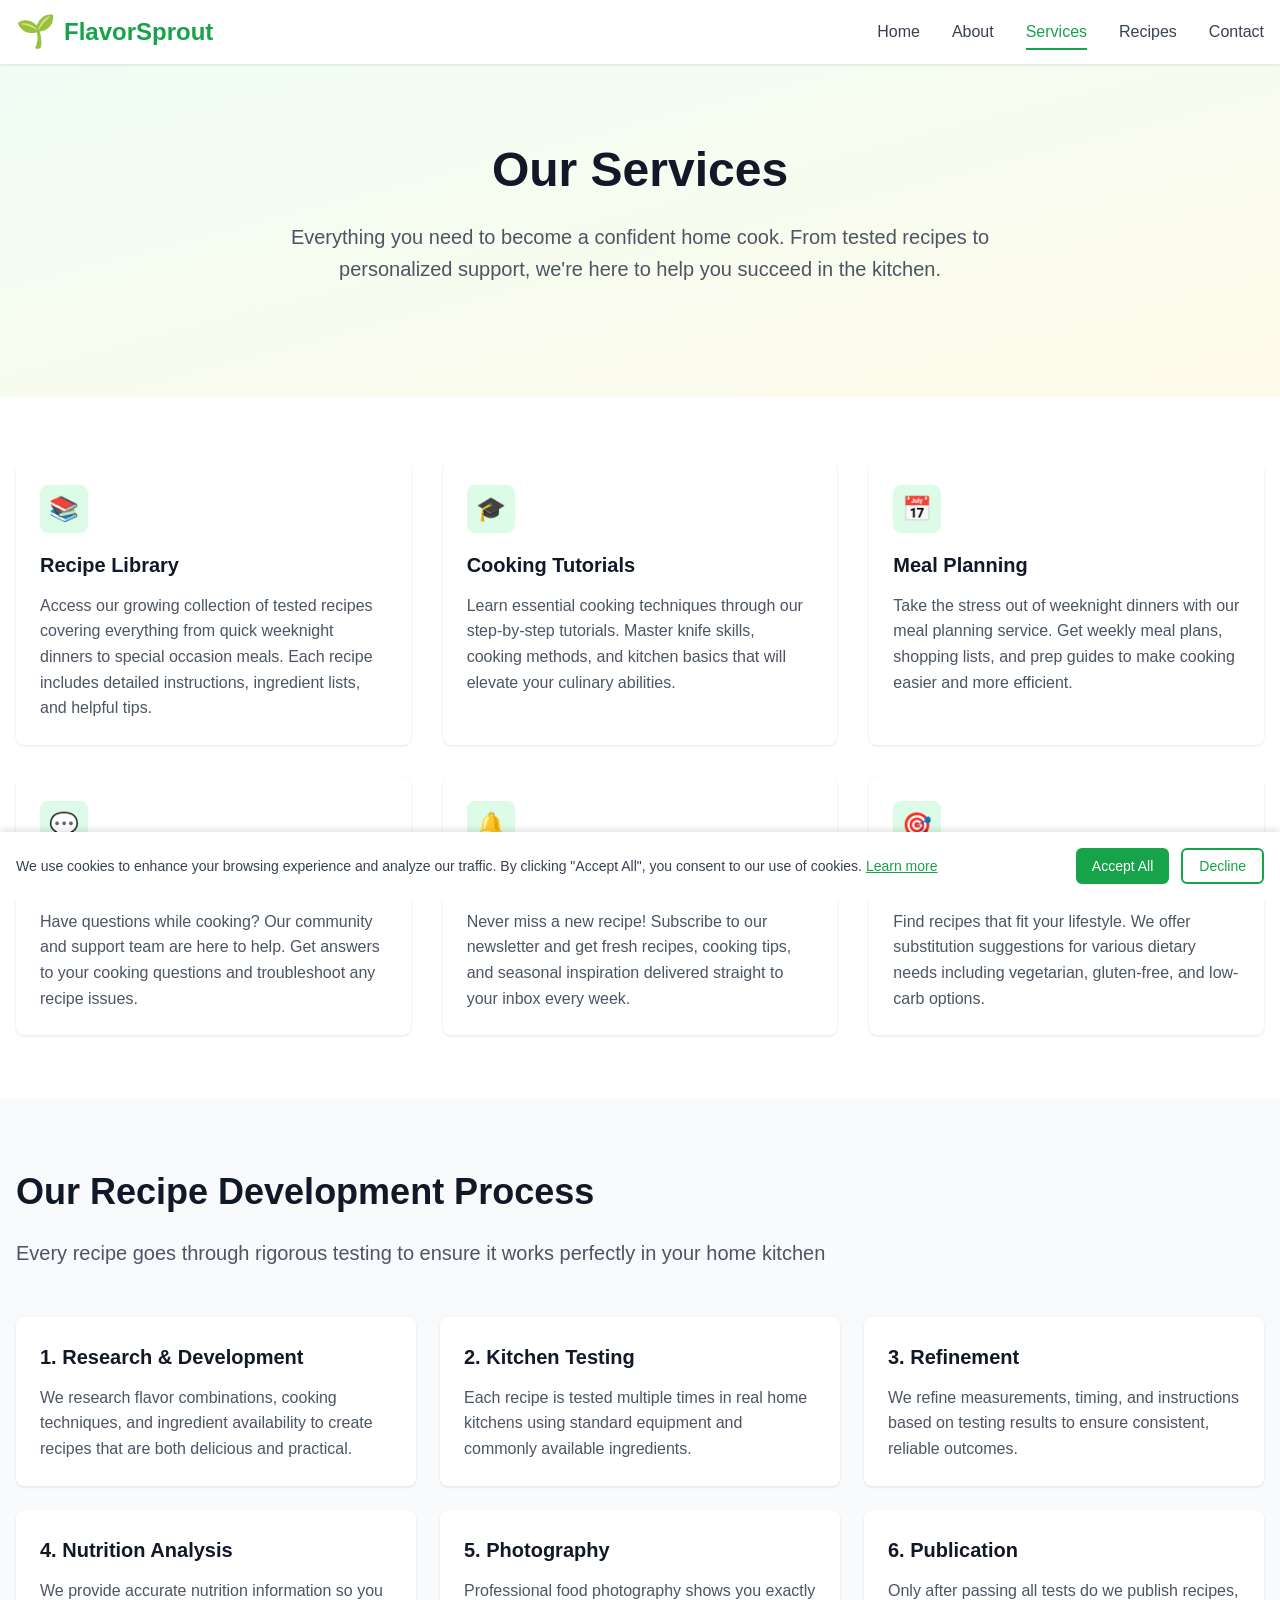
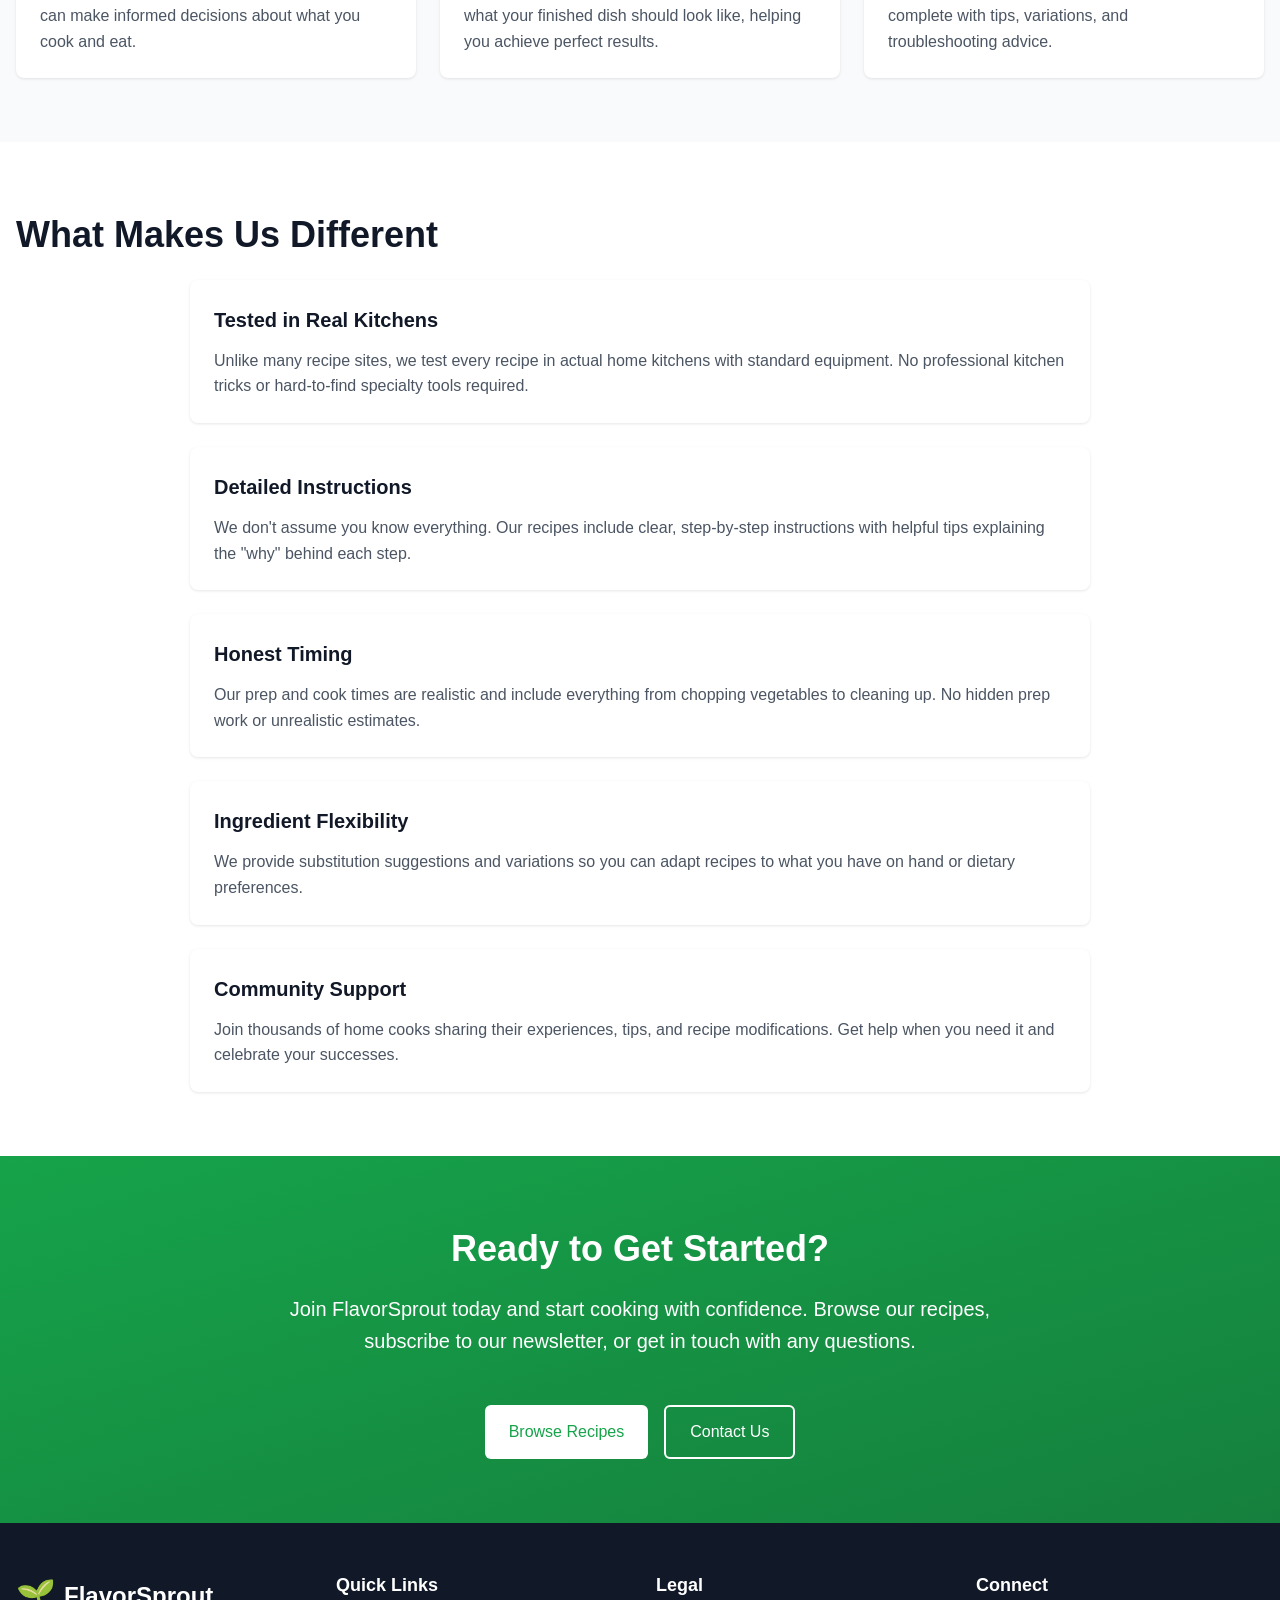
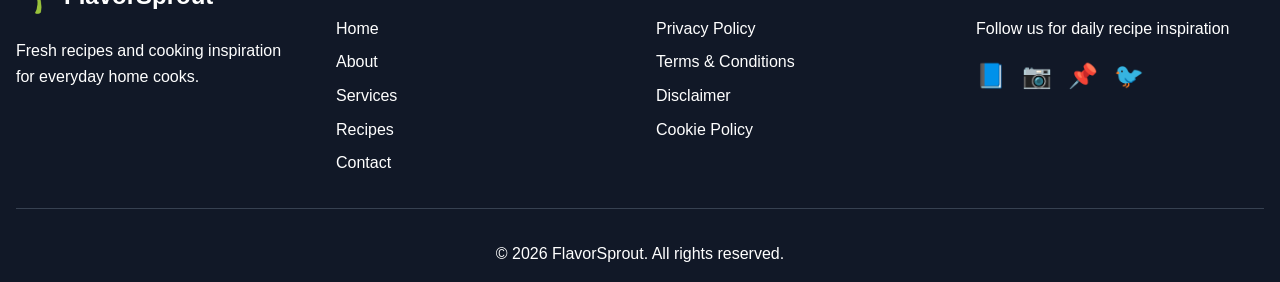
<file: services.html>
<!DOCTYPE html>
<html lang="en">
<head>
    <meta charset="UTF-8">
    <meta name="viewport" content="width=device-width, initial-scale=1.0">
    <title>Our Services - FlavorSprout</title>
    <meta name="description" content="Discover the services FlavorSprout offers to help you become a better home cook.">
    <link rel="stylesheet" href="styles.css">
</head>
<body>
    <header class="header">
        <nav class="nav-container">
            <div class="nav-content">
                <a href="index.html" class="logo">
                    <span class="logo-icon">🌱</span>
                    <span class="logo-text">FlavorSprout</span>
                </a>
                <button class="mobile-menu-btn" id="mobileMenuBtn" aria-label="Toggle menu">
                    <span class="hamburger"></span>
                </button>
                <ul class="nav-menu" id="navMenu">
                    <li><a href="index.html" class="nav-link">Home</a></li>
                    <li><a href="about.html" class="nav-link">About</a></li>
                    <li><a href="services.html" class="nav-link active">Services</a></li>
                    <li><a href="recipes.html" class="nav-link">Recipes</a></li>
                    <li><a href="contact.html" class="nav-link">Contact</a></li>
                </ul>
            </div>
        </nav>
    </header>

    <main>
        <!-- Hero Section -->
        <section class="hero-section">
            <div class="container">
                <div class="text-center" style="max-width: 800px; margin: 0 auto;">
                    <h1 class="hero-title" style="font-size: 3rem;">Our Services</h1>
                    <p class="hero-description">
                        Everything you need to become a confident home cook. From tested recipes to personalized support, we're here to help you succeed in the kitchen.
                    </p>
                </div>
            </div>
        </section>

        <!-- Main Services Section -->
        <section class="featured-recipes-section">
            <div class="container">
                <div class="features-grid">
                    <div class="feature-card">
                        <div class="feature-icon">📚</div>
                        <h3 class="feature-title">Recipe Library</h3>
                        <p class="feature-description">
                            Access our growing collection of tested recipes covering everything from quick weeknight dinners to special occasion meals. Each recipe includes detailed instructions, ingredient lists, and helpful tips.
                        </p>
                    </div>

                    <div class="feature-card">
                        <div class="feature-icon">🎓</div>
                        <h3 class="feature-title">Cooking Tutorials</h3>
                        <p class="feature-description">
                            Learn essential cooking techniques through our step-by-step tutorials. Master knife skills, cooking methods, and kitchen basics that will elevate your culinary abilities.
                        </p>
                    </div>

                    <div class="feature-card">
                        <div class="feature-icon">📅</div>
                        <h3 class="feature-title">Meal Planning</h3>
                        <p class="feature-description">
                            Take the stress out of weeknight dinners with our meal planning service. Get weekly meal plans, shopping lists, and prep guides to make cooking easier and more efficient.
                        </p>
                    </div>

                    <div class="feature-card">
                        <div class="feature-icon">💬</div>
                        <h3 class="feature-title">Cooking Support</h3>
                        <p class="feature-description">
                            Have questions while cooking? Our community and support team are here to help. Get answers to your cooking questions and troubleshoot any recipe issues.
                        </p>
                    </div>

                    <div class="feature-card">
                        <div class="feature-icon">🔔</div>
                        <h3 class="feature-title">Recipe Updates</h3>
                        <p class="feature-description">
                            Never miss a new recipe! Subscribe to our newsletter and get fresh recipes, cooking tips, and seasonal inspiration delivered straight to your inbox every week.
                        </p>
                    </div>

                    <div class="feature-card">
                        <div class="feature-icon">🎯</div>
                        <h3 class="feature-title">Dietary Customization</h3>
                        <p class="feature-description">
                            Find recipes that fit your lifestyle. We offer substitution suggestions for various dietary needs including vegetarian, gluten-free, and low-carb options.
                        </p>
                    </div>
                </div>
            </div>
        </section>

        <!-- Recipe Development Process -->
        <section class="categories-section">
            <div class="container">
                <h2 class="section-title">Our Recipe Development Process</h2>
                <p class="section-description" style="margin-bottom: 3rem;">
                    Every recipe goes through rigorous testing to ensure it works perfectly in your home kitchen
                </p>
                <div class="tips-grid">
                    <div class="tip-card">
                        <h3 class="tip-title">1. Research & Development</h3>
                        <p class="tip-description">
                            We research flavor combinations, cooking techniques, and ingredient availability to create recipes that are both delicious and practical.
                        </p>
                    </div>

                    <div class="tip-card">
                        <h3 class="tip-title">2. Kitchen Testing</h3>
                        <p class="tip-description">
                            Each recipe is tested multiple times in real home kitchens using standard equipment and commonly available ingredients.
                        </p>
                    </div>

                    <div class="tip-card">
                        <h3 class="tip-title">3. Refinement</h3>
                        <p class="tip-description">
                            We refine measurements, timing, and instructions based on testing results to ensure consistent, reliable outcomes.
                        </p>
                    </div>

                    <div class="tip-card">
                        <h3 class="tip-title">4. Nutrition Analysis</h3>
                        <p class="tip-description">
                            We provide accurate nutrition information so you can make informed decisions about what you cook and eat.
                        </p>
                    </div>

                    <div class="tip-card">
                        <h3 class="tip-title">5. Photography</h3>
                        <p class="tip-description">
                            Professional food photography shows you exactly what your finished dish should look like, helping you achieve perfect results.
                        </p>
                    </div>

                    <div class="tip-card">
                        <h3 class="tip-title">6. Publication</h3>
                        <p class="tip-description">
                            Only after passing all tests do we publish recipes, complete with tips, variations, and troubleshooting advice.
                        </p>
                    </div>
                </div>
            </div>
        </section>

        <!-- What Makes Us Different -->
        <section class="featured-recipes-section">
            <div class="container">
                <h2 class="section-title">What Makes Us Different</h2>
                <div style="max-width: 900px; margin: 0 auto;">
                    <div class="feature-card" style="margin-bottom: 1.5rem;">
                        <h3 class="feature-title">Tested in Real Kitchens</h3>
                        <p class="feature-description">
                            Unlike many recipe sites, we test every recipe in actual home kitchens with standard equipment. No professional kitchen tricks or hard-to-find specialty tools required.
                        </p>
                    </div>

                    <div class="feature-card" style="margin-bottom: 1.5rem;">
                        <h3 class="feature-title">Detailed Instructions</h3>
                        <p class="feature-description">
                            We don't assume you know everything. Our recipes include clear, step-by-step instructions with helpful tips explaining the "why" behind each step.
                        </p>
                    </div>

                    <div class="feature-card" style="margin-bottom: 1.5rem;">
                        <h3 class="feature-title">Honest Timing</h3>
                        <p class="feature-description">
                            Our prep and cook times are realistic and include everything from chopping vegetables to cleaning up. No hidden prep work or unrealistic estimates.
                        </p>
                    </div>

                    <div class="feature-card" style="margin-bottom: 1.5rem;">
                        <h3 class="feature-title">Ingredient Flexibility</h3>
                        <p class="feature-description">
                            We provide substitution suggestions and variations so you can adapt recipes to what you have on hand or dietary preferences.
                        </p>
                    </div>

                    <div class="feature-card">
                        <h3 class="feature-title">Community Support</h3>
                        <p class="feature-description">
                            Join thousands of home cooks sharing their experiences, tips, and recipe modifications. Get help when you need it and celebrate your successes.
                        </p>
                    </div>
                </div>
            </div>
        </section>

        <!-- Call to Action -->
        <section class="subscription-section">
            <div class="container-small">
                <div class="section-header text-center">
                    <h2 class="section-title text-white">Ready to Get Started?</h2>
                    <p class="section-description text-white">
                        Join FlavorSprout today and start cooking with confidence. Browse our recipes, subscribe to our newsletter, or get in touch with any questions.
                    </p>
                </div>
                <div style="display: flex; gap: 1rem; justify-content: center; flex-wrap: wrap;">
                    <a href="recipes.html" class="btn btn-white btn-lg">Browse Recipes</a>
                    <a href="contact.html" class="btn btn-outline btn-lg" style="color: white; border-color: white;">Contact Us</a>
                </div>
            </div>
        </section>
    </main>

    <footer class="footer">
        <div class="container">
            <div class="footer-grid">
                <div class="footer-column">
                    <div class="footer-logo">
                        <span class="logo-icon">🌱</span>
                        <span class="logo-text">FlavorSprout</span>
                    </div>
                    <p class="footer-description">Fresh recipes and cooking inspiration for everyday home cooks.</p>
                </div>
                <div class="footer-column">
                    <h3 class="footer-heading">Quick Links</h3>
                    <ul class="footer-links">
                        <li><a href="index.html">Home</a></li>
                        <li><a href="about.html">About</a></li>
                        <li><a href="services.html">Services</a></li>
                        <li><a href="recipes.html">Recipes</a></li>
                        <li><a href="contact.html">Contact</a></li>
                    </ul>
                </div>
                <div class="footer-column">
                    <h3 class="footer-heading">Legal</h3>
                    <ul class="footer-links">
                        <li><a href="privacy-policy.html">Privacy Policy</a></li>
                        <li><a href="terms-conditions.html">Terms & Conditions</a></li>
                        <li><a href="disclaimer.html">Disclaimer</a></li>
                        <li><a href="cookie-policy.html">Cookie Policy</a></li>
                    </ul>
                </div>
                <div class="footer-column">
                    <h3 class="footer-heading">Connect</h3>
                    <p class="footer-text">Follow us for daily recipe inspiration</p>
                    <div class="social-links">
                        <a href="#" class="social-link">📘</a>
                        <a href="#" class="social-link">📷</a>
                        <a href="#" class="social-link">📌</a>
                        <a href="#" class="social-link">🐦</a>
                    </div>
                </div>
            </div>
            <div class="footer-bottom">
                <p>&copy; 2026 FlavorSprout. All rights reserved.</p>
            </div>
        </div>
    </footer>

    <div id="cookieConsent" class="cookie-consent hidden">
        <div class="cookie-content">
            <p class="cookie-text">
                We use cookies to enhance your browsing experience and analyze our traffic. By clicking "Accept All", you consent to our use of cookies. 
                <a href="cookie-policy.html" class="cookie-link">Learn more</a>
            </p>
            <div class="cookie-buttons">
                <button id="acceptCookies" class="btn btn-primary">Accept All</button>
                <button id="declineCookies" class="btn btn-outline">Decline</button>
            </div>
        </div>
    </div>

    <script src="scripts.js"></script>
</body>
</html>
</file>
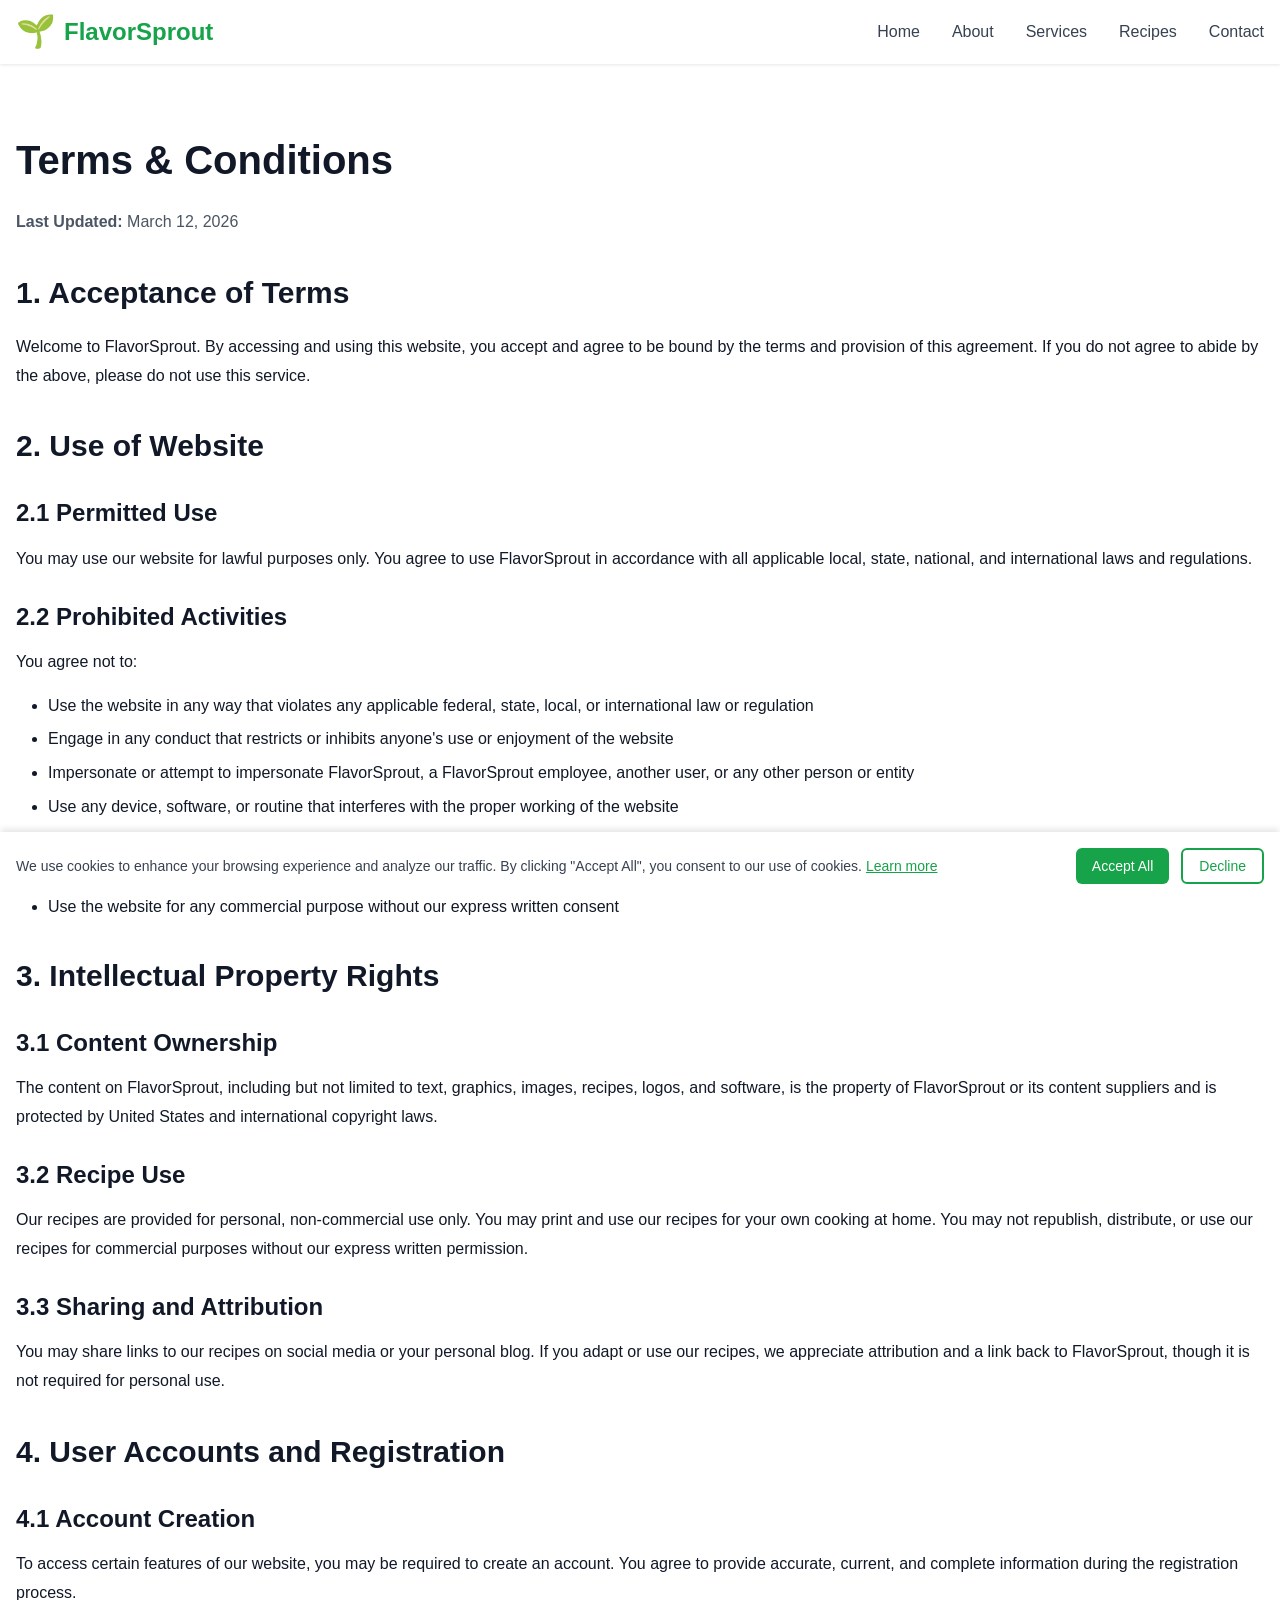
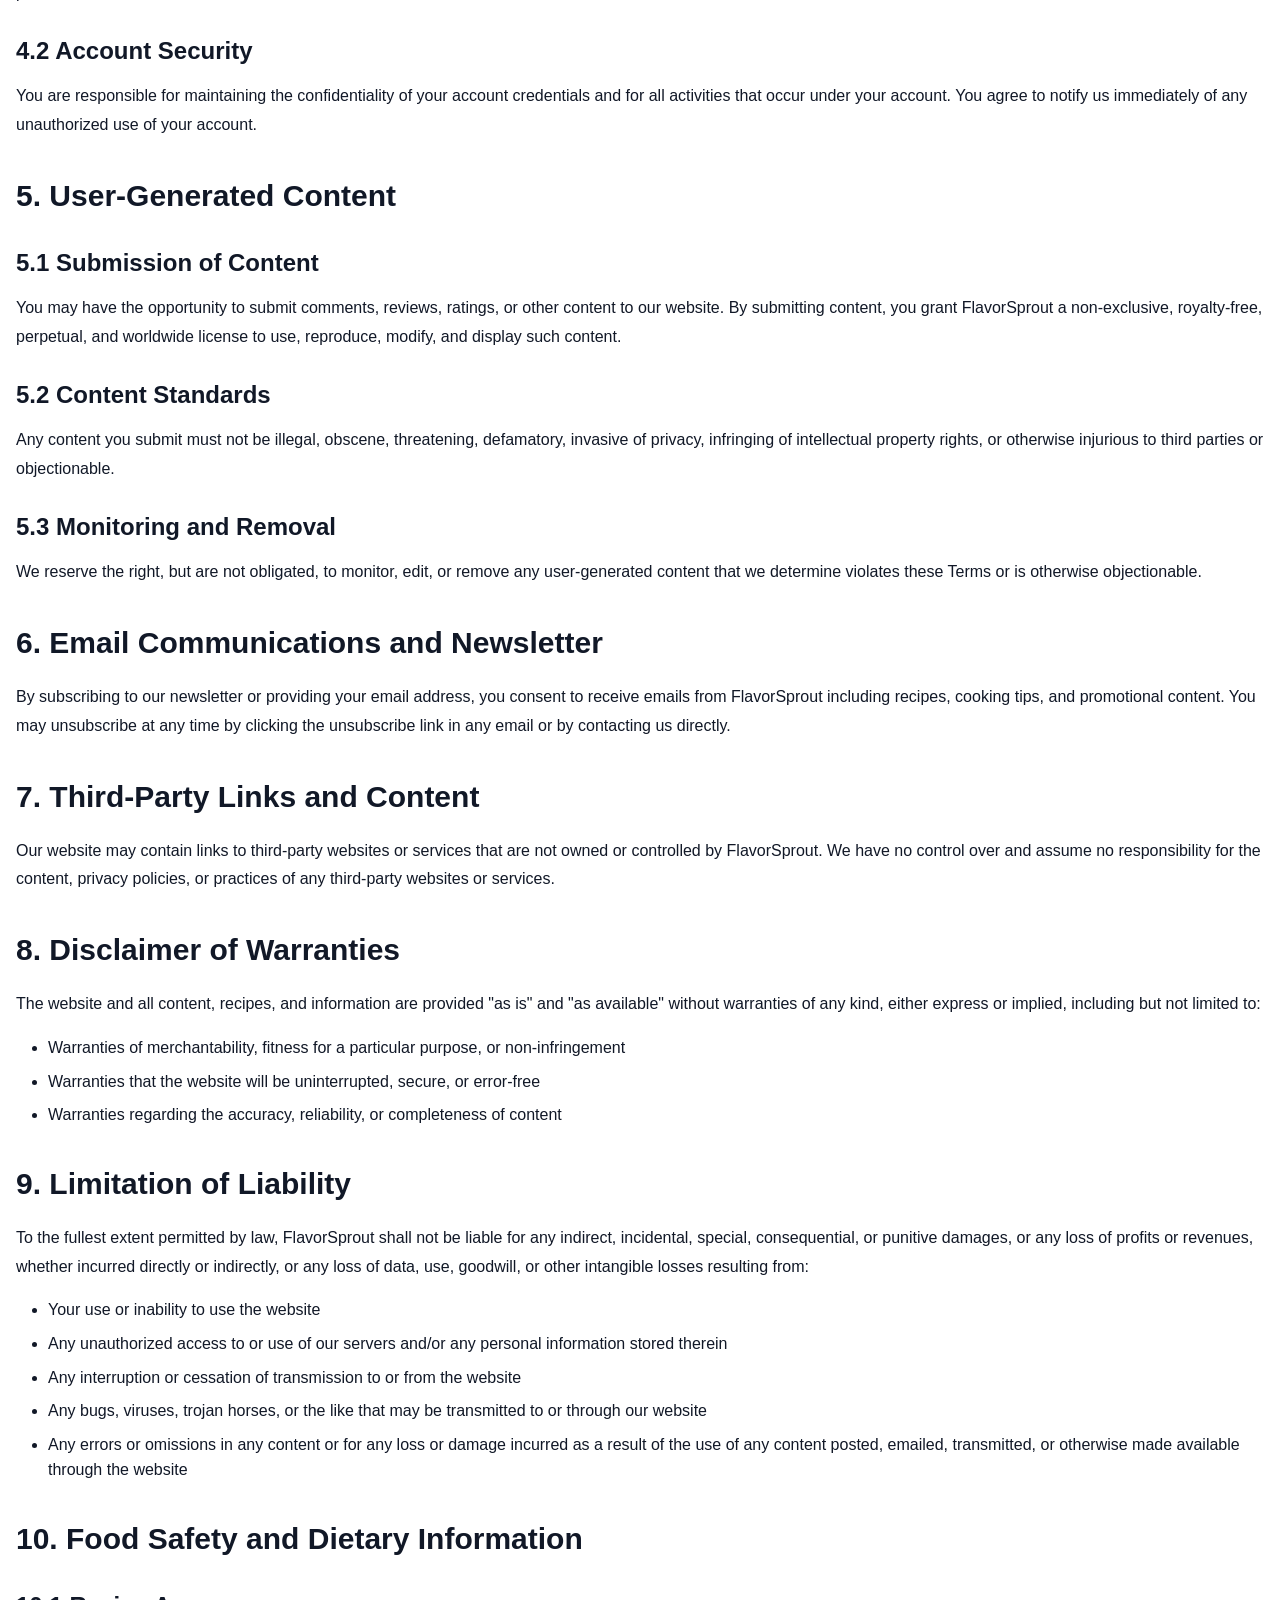
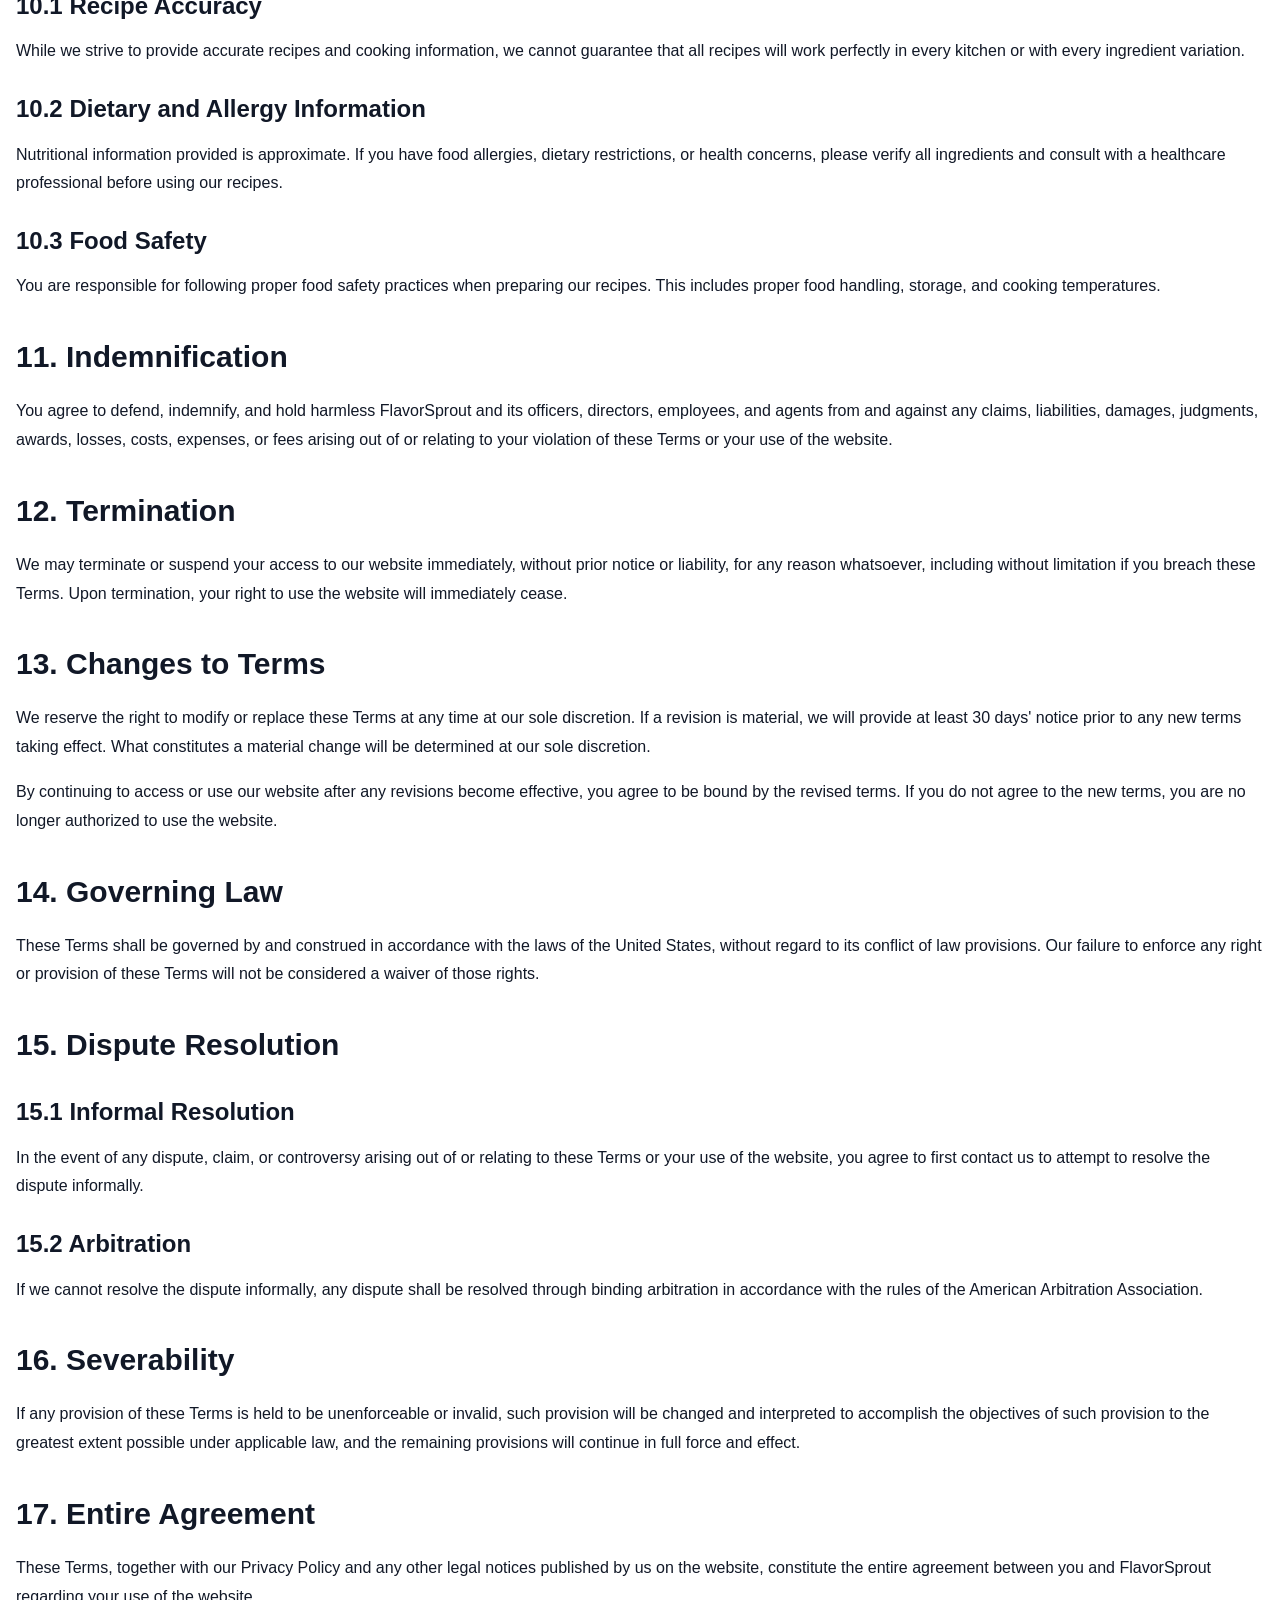
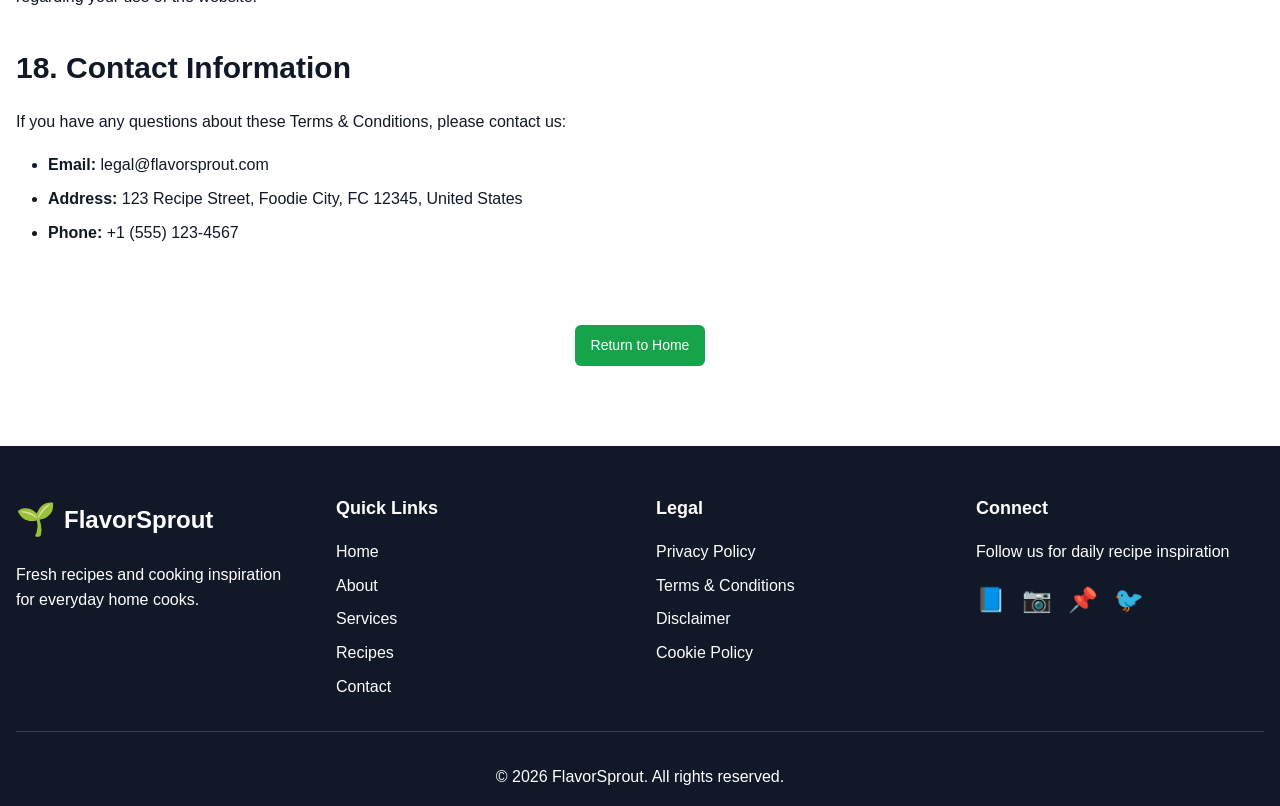
<file: terms-conditions.html>
<!DOCTYPE html>
<html lang="en">
<head>
    <meta charset="UTF-8">
    <meta name="viewport" content="width=device-width, initial-scale=1.0">
    <title>Terms & Conditions - FlavorSprout</title>
    <meta name="description" content="Terms and Conditions for using FlavorSprout website and services.">
    <link rel="stylesheet" href="styles.css">
</head>
<body>
    <header class="header">
        <nav class="nav-container">
            <div class="nav-content">
                <a href="index.html" class="logo">
                    <span class="logo-icon">🌱</span>
                    <span class="logo-text">FlavorSprout</span>
                </a>
                <button class="mobile-menu-btn" id="mobileMenuBtn" aria-label="Toggle menu">
                    <span class="hamburger"></span>
                </button>
                <ul class="nav-menu" id="navMenu">
                    <li><a href="index.html" class="nav-link">Home</a></li>
                    <li><a href="about.html" class="nav-link">About</a></li>
                    <li><a href="services.html" class="nav-link">Services</a></li>
                    <li><a href="recipes.html" class="nav-link">Recipes</a></li>
                    <li><a href="contact.html" class="nav-link">Contact</a></li>
                </ul>
            </div>
        </nav>
    </header>

    <main>
        <section class="legal-page">
            <div class="container">
                <h1>Terms & Conditions</h1>
                <p style="color: var(--color-gray-600); margin-bottom: 2rem;"><strong>Last Updated:</strong> March 12, 2026</p>

                <h2>1. Acceptance of Terms</h2>
                <p>
                    Welcome to FlavorSprout. By accessing and using this website, you accept and agree to be bound by the terms and provision of this agreement. If you do not agree to abide by the above, please do not use this service.
                </p>

                <h2>2. Use of Website</h2>
                <h3>2.1 Permitted Use</h3>
                <p>
                    You may use our website for lawful purposes only. You agree to use FlavorSprout in accordance with all applicable local, state, national, and international laws and regulations.
                </p>

                <h3>2.2 Prohibited Activities</h3>
                <p>You agree not to:</p>
                <ul>
                    <li>Use the website in any way that violates any applicable federal, state, local, or international law or regulation</li>
                    <li>Engage in any conduct that restricts or inhibits anyone's use or enjoyment of the website</li>
                    <li>Impersonate or attempt to impersonate FlavorSprout, a FlavorSprout employee, another user, or any other person or entity</li>
                    <li>Use any device, software, or routine that interferes with the proper working of the website</li>
                    <li>Introduce any viruses, trojan horses, worms, logic bombs, or other material that is malicious or technologically harmful</li>
                    <li>Attempt to gain unauthorized access to any portion or feature of the website</li>
                    <li>Use the website for any commercial purpose without our express written consent</li>
                </ul>

                <h2>3. Intellectual Property Rights</h2>
                <h3>3.1 Content Ownership</h3>
                <p>
                    The content on FlavorSprout, including but not limited to text, graphics, images, recipes, logos, and software, is the property of FlavorSprout or its content suppliers and is protected by United States and international copyright laws.
                </p>

                <h3>3.2 Recipe Use</h3>
                <p>
                    Our recipes are provided for personal, non-commercial use only. You may print and use our recipes for your own cooking at home. You may not republish, distribute, or use our recipes for commercial purposes without our express written permission.
                </p>

                <h3>3.3 Sharing and Attribution</h3>
                <p>
                    You may share links to our recipes on social media or your personal blog. If you adapt or use our recipes, we appreciate attribution and a link back to FlavorSprout, though it is not required for personal use.
                </p>

                <h2>4. User Accounts and Registration</h2>
                <h3>4.1 Account Creation</h3>
                <p>
                    To access certain features of our website, you may be required to create an account. You agree to provide accurate, current, and complete information during the registration process.
                </p>

                <h3>4.2 Account Security</h3>
                <p>
                    You are responsible for maintaining the confidentiality of your account credentials and for all activities that occur under your account. You agree to notify us immediately of any unauthorized use of your account.
                </p>

                <h2>5. User-Generated Content</h2>
                <h3>5.1 Submission of Content</h3>
                <p>
                    You may have the opportunity to submit comments, reviews, ratings, or other content to our website. By submitting content, you grant FlavorSprout a non-exclusive, royalty-free, perpetual, and worldwide license to use, reproduce, modify, and display such content.
                </p>

                <h3>5.2 Content Standards</h3>
                <p>
                    Any content you submit must not be illegal, obscene, threatening, defamatory, invasive of privacy, infringing of intellectual property rights, or otherwise injurious to third parties or objectionable.
                </p>

                <h3>5.3 Monitoring and Removal</h3>
                <p>
                    We reserve the right, but are not obligated, to monitor, edit, or remove any user-generated content that we determine violates these Terms or is otherwise objectionable.
                </p>

                <h2>6. Email Communications and Newsletter</h2>
                <p>
                    By subscribing to our newsletter or providing your email address, you consent to receive emails from FlavorSprout including recipes, cooking tips, and promotional content. You may unsubscribe at any time by clicking the unsubscribe link in any email or by contacting us directly.
                </p>

                <h2>7. Third-Party Links and Content</h2>
                <p>
                    Our website may contain links to third-party websites or services that are not owned or controlled by FlavorSprout. We have no control over and assume no responsibility for the content, privacy policies, or practices of any third-party websites or services.
                </p>

                <h2>8. Disclaimer of Warranties</h2>
                <p>
                    The website and all content, recipes, and information are provided "as is" and "as available" without warranties of any kind, either express or implied, including but not limited to:
                </p>
                <ul>
                    <li>Warranties of merchantability, fitness for a particular purpose, or non-infringement</li>
                    <li>Warranties that the website will be uninterrupted, secure, or error-free</li>
                    <li>Warranties regarding the accuracy, reliability, or completeness of content</li>
                </ul>

                <h2>9. Limitation of Liability</h2>
                <p>
                    To the fullest extent permitted by law, FlavorSprout shall not be liable for any indirect, incidental, special, consequential, or punitive damages, or any loss of profits or revenues, whether incurred directly or indirectly, or any loss of data, use, goodwill, or other intangible losses resulting from:
                </p>
                <ul>
                    <li>Your use or inability to use the website</li>
                    <li>Any unauthorized access to or use of our servers and/or any personal information stored therein</li>
                    <li>Any interruption or cessation of transmission to or from the website</li>
                    <li>Any bugs, viruses, trojan horses, or the like that may be transmitted to or through our website</li>
                    <li>Any errors or omissions in any content or for any loss or damage incurred as a result of the use of any content posted, emailed, transmitted, or otherwise made available through the website</li>
                </ul>

                <h2>10. Food Safety and Dietary Information</h2>
                <h3>10.1 Recipe Accuracy</h3>
                <p>
                    While we strive to provide accurate recipes and cooking information, we cannot guarantee that all recipes will work perfectly in every kitchen or with every ingredient variation.
                </p>

                <h3>10.2 Dietary and Allergy Information</h3>
                <p>
                    Nutritional information provided is approximate. If you have food allergies, dietary restrictions, or health concerns, please verify all ingredients and consult with a healthcare professional before using our recipes.
                </p>

                <h3>10.3 Food Safety</h3>
                <p>
                    You are responsible for following proper food safety practices when preparing our recipes. This includes proper food handling, storage, and cooking temperatures.
                </p>

                <h2>11. Indemnification</h2>
                <p>
                    You agree to defend, indemnify, and hold harmless FlavorSprout and its officers, directors, employees, and agents from and against any claims, liabilities, damages, judgments, awards, losses, costs, expenses, or fees arising out of or relating to your violation of these Terms or your use of the website.
                </p>

                <h2>12. Termination</h2>
                <p>
                    We may terminate or suspend your access to our website immediately, without prior notice or liability, for any reason whatsoever, including without limitation if you breach these Terms. Upon termination, your right to use the website will immediately cease.
                </p>

                <h2>13. Changes to Terms</h2>
                <p>
                    We reserve the right to modify or replace these Terms at any time at our sole discretion. If a revision is material, we will provide at least 30 days' notice prior to any new terms taking effect. What constitutes a material change will be determined at our sole discretion.
                </p>
                <p>
                    By continuing to access or use our website after any revisions become effective, you agree to be bound by the revised terms. If you do not agree to the new terms, you are no longer authorized to use the website.
                </p>

                <h2>14. Governing Law</h2>
                <p>
                    These Terms shall be governed by and construed in accordance with the laws of the United States, without regard to its conflict of law provisions. Our failure to enforce any right or provision of these Terms will not be considered a waiver of those rights.
                </p>

                <h2>15. Dispute Resolution</h2>
                <h3>15.1 Informal Resolution</h3>
                <p>
                    In the event of any dispute, claim, or controversy arising out of or relating to these Terms or your use of the website, you agree to first contact us to attempt to resolve the dispute informally.
                </p>

                <h3>15.2 Arbitration</h3>
                <p>
                    If we cannot resolve the dispute informally, any dispute shall be resolved through binding arbitration in accordance with the rules of the American Arbitration Association.
                </p>

                <h2>16. Severability</h2>
                <p>
                    If any provision of these Terms is held to be unenforceable or invalid, such provision will be changed and interpreted to accomplish the objectives of such provision to the greatest extent possible under applicable law, and the remaining provisions will continue in full force and effect.
                </p>

                <h2>17. Entire Agreement</h2>
                <p>
                    These Terms, together with our Privacy Policy and any other legal notices published by us on the website, constitute the entire agreement between you and FlavorSprout regarding your use of the website.
                </p>

                <h2>18. Contact Information</h2>
                <p>
                    If you have any questions about these Terms & Conditions, please contact us:
                </p>
                <ul>
                    <li><strong>Email:</strong> legal@flavorsprout.com</li>
                    <li><strong>Address:</strong> 123 Recipe Street, Foodie City, FC 12345, United States</li>
                    <li><strong>Phone:</strong> +1 (555) 123-4567</li>
                </ul>

                <div style="margin-top: 3rem; padding-top: 2rem; border-top: 1px solid var(--color-gray-300);">
                    <p style="text-align: center;">
                        <a href="index.html" class="btn btn-primary">Return to Home</a>
                    </p>
                </div>
            </div>
        </section>
    </main>

    <footer class="footer">
        <div class="container">
            <div class="footer-grid">
                <div class="footer-column">
                    <div class="footer-logo">
                        <span class="logo-icon">🌱</span>
                        <span class="logo-text">FlavorSprout</span>
                    </div>
                    <p class="footer-description">Fresh recipes and cooking inspiration for everyday home cooks.</p>
                </div>
                <div class="footer-column">
                    <h3 class="footer-heading">Quick Links</h3>
                    <ul class="footer-links">
                        <li><a href="index.html">Home</a></li>
                        <li><a href="about.html">About</a></li>
                        <li><a href="services.html">Services</a></li>
                        <li><a href="recipes.html">Recipes</a></li>
                        <li><a href="contact.html">Contact</a></li>
                    </ul>
                </div>
                <div class="footer-column">
                    <h3 class="footer-heading">Legal</h3>
                    <ul class="footer-links">
                        <li><a href="privacy-policy.html">Privacy Policy</a></li>
                        <li><a href="terms-conditions.html">Terms & Conditions</a></li>
                        <li><a href="disclaimer.html">Disclaimer</a></li>
                        <li><a href="cookie-policy.html">Cookie Policy</a></li>
                    </ul>
                </div>
                <div class="footer-column">
                    <h3 class="footer-heading">Connect</h3>
                    <p class="footer-text">Follow us for daily recipe inspiration</p>
                    <div class="social-links">
                        <a href="#" class="social-link">📘</a>
                        <a href="#" class="social-link">📷</a>
                        <a href="#" class="social-link">📌</a>
                        <a href="#" class="social-link">🐦</a>
                    </div>
                </div>
            </div>
            <div class="footer-bottom">
                <p>&copy; 2026 FlavorSprout. All rights reserved.</p>
            </div>
        </div>
    </footer>

    <div id="cookieConsent" class="cookie-consent hidden">
        <div class="cookie-content">
            <p class="cookie-text">
                We use cookies to enhance your browsing experience and analyze our traffic. By clicking "Accept All", you consent to our use of cookies. 
                <a href="cookie-policy.html" class="cookie-link">Learn more</a>
            </p>
            <div class="cookie-buttons">
                <button id="acceptCookies" class="btn btn-primary">Accept All</button>
                <button id="declineCookies" class="btn btn-outline">Decline</button>
            </div>
        </div>
    </div>

    <script src="scripts.js"></script>
</body>
</html>
</file>
<file: styles.css>
/* ===== CSS Reset & Base Styles ===== */
* {
    margin: 0;
    padding: 0;
    box-sizing: border-box;
}

:root {
    --color-green-50: #f0fdf4;
    --color-green-100: #dcfce7;
    --color-green-600: #16a34a;
    --color-green-700: #15803d;
    --color-amber-50: #fffbeb;
    --color-gray-50: #f9fafb;
    --color-gray-100: #f3f4f6;
    --color-gray-600: #4b5563;
    --color-gray-700: #374151;
    --color-gray-900: #111827;
    --color-white: #ffffff;
    --color-black: #000000;
}

body {
    font-family: -apple-system, BlinkMacSystemFont, 'Segoe UI', Roboto, 'Helvetica Neue', Arial, sans-serif;
    line-height: 1.6;
    color: var(--color-gray-900);
    background-color: var(--color-white);
}

img {
    max-width: 100%;
    height: auto;
    display: block;
}

a {
    text-decoration: none;
    color: inherit;
}

ul {
    list-style: none;
}

button {
    border: none;
    background: none;
    cursor: pointer;
    font-family: inherit;
}

/* ===== Layout Containers ===== */
.container {
    max-width: 1280px;
    margin: 0 auto;
    padding: 0 1rem;
}

.container-small {
    max-width: 768px;
    margin: 0 auto;
    padding: 0 1rem;
}

/* ===== Header & Navigation ===== */
.header {
    background-color: var(--color-white);
    box-shadow: 0 1px 3px 0 rgba(0, 0, 0, 0.1);
    position: sticky;
    top: 0;
    z-index: 50;
}

.nav-container {
    max-width: 1280px;
    margin: 0 auto;
    padding: 0 1rem;
}

.nav-content {
    display: flex;
    align-items: center;
    justify-content: space-between;
    height: 4rem;
}

.logo {
    display: flex;
    align-items: center;
    gap: 0.5rem;
    font-size: 1.5rem;
    font-weight: 700;
    color: var(--color-green-600);
}

.logo-icon {
    font-size: 2rem;
}

.mobile-menu-btn {
    display: none;
    flex-direction: column;
    gap: 4px;
    padding: 0.5rem;
}

.hamburger,
.hamburger::before,
.hamburger::after {
    width: 24px;
    height: 2px;
    background-color: var(--color-gray-900);
    transition: all 0.3s;
}

.hamburger::before,
.hamburger::after {
    content: '';
    display: block;
}

.nav-menu {
    display: flex;
    gap: 2rem;
}

.nav-link {
    color: var(--color-gray-700);
    font-weight: 500;
    padding: 0.5rem 0;
    transition: color 0.3s;
    border-bottom: 2px solid transparent;
}

.nav-link:hover,
.nav-link.active {
    color: var(--color-green-600);
    border-bottom-color: var(--color-green-600);
}

@media (max-width: 768px) {
    .mobile-menu-btn {
        display: flex;
    }

    .nav-menu {
        position: absolute;
        top: 100%;
        left: 0;
        right: 0;
        background-color: var(--color-white);
        flex-direction: column;
        gap: 0;
        padding: 1rem;
        box-shadow: 0 4px 6px -1px rgba(0, 0, 0, 0.1);
        display: none;
    }

    .nav-menu.active {
        display: flex;
    }

    .nav-link {
        padding: 0.75rem 0;
    }
}

/* ===== Buttons ===== */
.btn {
    display: inline-flex;
    align-items: center;
    justify-content: center;
    padding: 0.5rem 1rem;
    border-radius: 0.375rem;
    font-weight: 500;
    font-size: 0.875rem;
    transition: all 0.3s;
    cursor: pointer;
}

.btn-primary {
    background-color: var(--color-green-600);
    color: var(--color-white);
}

.btn-primary:hover {
    background-color: var(--color-green-700);
}

.btn-outline {
    border: 2px solid var(--color-green-600);
    color: var(--color-green-600);
    background-color: transparent;
}

.btn-outline:hover {
    background-color: var(--color-green-50);
}

.btn-white {
    background-color: var(--color-white);
    color: var(--color-green-600);
}

.btn-white:hover {
    background-color: var(--color-gray-100);
}

.btn-lg {
    padding: 0.75rem 1.5rem;
    font-size: 1rem;
}

.btn-full {
    width: 100%;
}

/* ===== Hero Section ===== */
.hero-section {
    background: linear-gradient(to bottom right, var(--color-green-50), var(--color-amber-50));
    padding: 5rem 0;
}

.hero-grid {
    display: grid;
    grid-template-columns: 1fr;
    gap: 3rem;
    align-items: center;
}

@media (min-width: 1024px) {
    .hero-grid {
        grid-template-columns: 1fr 1fr;
    }
}

.hero-title {
    font-size: 3rem;
    line-height: 1.1;
    margin-bottom: 1.5rem;
    color: var(--color-gray-900);
}

@media (min-width: 768px) {
    .hero-title {
        font-size: 3.75rem;
    }
}

.hero-description {
    font-size: 1.25rem;
    color: var(--color-gray-600);
    margin-bottom: 2rem;
}

.hero-buttons {
    display: flex;
    flex-wrap: wrap;
    gap: 1rem;
}

.hero-image {
    position: relative;
    height: 400px;
    border-radius: 1rem;
    overflow: hidden;
    box-shadow: 0 25px 50px -12px rgba(0, 0, 0, 0.25);
}

@media (min-width: 1024px) {
    .hero-image {
        height: 500px;
    }
}

.img-cover {
    width: 100%;
    height: 100%;
    object-fit: cover;
}

/* ===== Sections ===== */
.featured-recipes-section,
.features-section {
    padding: 4rem 0;
    background-color: var(--color-white);
}

.categories-section,
.tips-section {
    padding: 4rem 0;
    background-color: var(--color-gray-50);
}

.tips-section {
    background-color: var(--color-green-50);
}

.subscription-section {
    padding: 4rem 0;
    background: linear-gradient(to bottom right, var(--color-green-600), var(--color-green-700));
    color: var(--color-white);
}

.section-header {
    text-align: center;
    margin-bottom: 3rem;
}

.section-title {
    font-size: 2.25rem;
    margin-bottom: 1rem;
    color: var(--color-gray-900);
}

.section-description {
    font-size: 1.25rem;
    color: var(--color-gray-600);
}

.text-white {
    color: var(--color-white) !important;
}

.text-center {
    text-align: center;
}

/* ===== Recipe Grid ===== */
.recipe-grid {
    display: grid;
    grid-template-columns: 1fr;
    gap: 1.5rem;
}

@media (min-width: 768px) {
    .recipe-grid {
        grid-template-columns: repeat(2, 1fr);
    }
}

@media (min-width: 1024px) {
    .recipe-grid {
        grid-template-columns: repeat(4, 1fr);
    }
}

.recipe-card {
    background-color: var(--color-white);
    border-radius: 0.5rem;
    overflow: hidden;
    box-shadow: 0 1px 3px 0 rgba(0, 0, 0, 0.1);
    transition: box-shadow 0.3s;
}

.recipe-card:hover {
    box-shadow: 0 10px 15px -3px rgba(0, 0, 0, 0.1);
}

.recipe-image {
    position: relative;
    height: 12rem;
    overflow: hidden;
}

.recipe-content {
    padding: 1rem;
}

.recipe-title {
    font-size: 1.125rem;
    margin-bottom: 0.5rem;
    color: var(--color-gray-900);
}

.recipe-meta {
    display: flex;
    align-items: center;
    gap: 1rem;
    font-size: 0.875rem;
    color: var(--color-gray-600);
    margin-bottom: 0.75rem;
}

.recipe-meta-item {
    display: flex;
    align-items: center;
    gap: 0.25rem;
}

/* ===== Categories Grid ===== */
.categories-grid {
    display: grid;
    grid-template-columns: 1fr;
    gap: 1.5rem;
}

@media (min-width: 768px) {
    .categories-grid {
        grid-template-columns: repeat(2, 1fr);
    }
}

@media (min-width: 1024px) {
    .categories-grid {
        grid-template-columns: repeat(3, 1fr);
    }
}

.category-card {
    position: relative;
    height: 16rem;
    border-radius: 0.75rem;
    overflow: hidden;
    display: block;
}

.category-image {
    width: 100%;
    height: 100%;
    object-fit: cover;
    transition: transform 0.3s;
}

.category-card:hover .category-image {
    transform: scale(1.1);
}

.category-overlay {
    position: absolute;
    inset: 0;
    background: linear-gradient(to top, rgba(0, 0, 0, 0.7), transparent);
    display: flex;
    align-items: flex-end;
}

.category-title {
    font-size: 1.5rem;
    color: var(--color-white);
    padding: 1.5rem;
}

/* ===== Features Grid ===== */
.features-grid {
    display: grid;
    grid-template-columns: 1fr;
    gap: 2rem;
}

@media (min-width: 768px) {
    .features-grid {
        grid-template-columns: repeat(2, 1fr);
    }
}

@media (min-width: 1024px) {
    .features-grid {
        grid-template-columns: repeat(3, 1fr);
    }
}

.feature-card {
    background-color: var(--color-white);
    padding: 1.5rem;
    border-radius: 0.5rem;
    box-shadow: 0 1px 3px 0 rgba(0, 0, 0, 0.1);
}

.feature-icon {
    width: 3rem;
    height: 3rem;
    background-color: var(--color-green-100);
    border-radius: 0.5rem;
    display: flex;
    align-items: center;
    justify-content: center;
    font-size: 1.5rem;
    margin-bottom: 1rem;
}

.feature-title {
    font-size: 1.25rem;
    margin-bottom: 0.75rem;
    color: var(--color-gray-900);
}

.feature-description {
    color: var(--color-gray-600);
}

/* ===== Tips Grid ===== */
.tips-grid {
    display: grid;
    grid-template-columns: 1fr;
    gap: 1.5rem;
}

@media (min-width: 768px) {
    .tips-grid {
        grid-template-columns: repeat(3, 1fr);
    }
}

.tip-card {
    background-color: var(--color-white);
    padding: 1.5rem;
    border-radius: 0.5rem;
    box-shadow: 0 1px 3px 0 rgba(0, 0, 0, 0.1);
}

.tip-title {
    font-size: 1.25rem;
    margin-bottom: 0.75rem;
    color: var(--color-gray-900);
}

.tip-description {
    color: var(--color-gray-600);
}

/* ===== Forms ===== */
.subscribe-form {
    display: flex;
    flex-direction: column;
    gap: 1rem;
}

.form-row {
    display: grid;
    grid-template-columns: 1fr;
    gap: 1rem;
}

@media (min-width: 768px) {
    .form-row {
        grid-template-columns: repeat(2, 1fr);
    }
}

.form-input,
.form-textarea {
    width: 100%;
    padding: 0.75rem 1rem;
    border: 1px solid var(--color-gray-300);
    border-radius: 0.375rem;
    font-size: 1rem;
    font-family: inherit;
}

.form-input:focus,
.form-textarea:focus {
    outline: none;
    border-color: var(--color-green-600);
    box-shadow: 0 0 0 3px rgba(22, 163, 74, 0.1);
}

.form-textarea {
    min-height: 150px;
    resize: vertical;
}

.form-checkbox {
    display: flex;
    align-items: flex-start;
    gap: 0.5rem;
}

.form-checkbox input[type="checkbox"] {
    margin-top: 0.25rem;
}

.checkbox-label {
    font-size: 0.875rem;
    color: var(--color-white);
    cursor: pointer;
}

.link-white {
    text-decoration: underline;
    color: var(--color-white);
}

.link-white:hover {
    opacity: 0.8;
}

/* ===== Footer ===== */
.footer {
    background-color: var(--color-gray-900);
    color: var(--color-white);
    padding: 3rem 0 1rem;
}

.footer-grid {
    display: grid;
    grid-template-columns: 1fr;
    gap: 2rem;
    margin-bottom: 2rem;
}

@media (min-width: 768px) {
    .footer-grid {
        grid-template-columns: repeat(2, 1fr);
    }
}

@media (min-width: 1024px) {
    .footer-grid {
        grid-template-columns: repeat(4, 1fr);
    }
}

.footer-logo {
    display: flex;
    align-items: center;
    gap: 0.5rem;
    font-size: 1.5rem;
    font-weight: 700;
    margin-bottom: 1rem;
}

.footer-description {
    color: var(--color-gray-400);
}

.footer-heading {
    font-size: 1.125rem;
    margin-bottom: 1rem;
}

.footer-links {
    display: flex;
    flex-direction: column;
    gap: 0.5rem;
}

.footer-links a {
    color: var(--color-gray-400);
    transition: color 0.3s;
}

.footer-links a:hover {
    color: var(--color-white);
}

.footer-text {
    color: var(--color-gray-400);
    margin-bottom: 1rem;
}

.social-links {
    display: flex;
    gap: 1rem;
}

.social-link {
    font-size: 1.5rem;
    transition: transform 0.3s;
}

.social-link:hover {
    transform: scale(1.1);
}

.footer-bottom {
    text-align: center;
    padding-top: 2rem;
    border-top: 1px solid var(--color-gray-700);
    color: var(--color-gray-400);
}

/* ===== Cookie Consent Banner ===== */
.cookie-consent {
    position: fixed;
    bottom: 0;
    left: 0;
    right: 0;
    background-color: var(--color-white);
    box-shadow: 0 -4px 6px -1px rgba(0, 0, 0, 0.1);
    padding: 1rem;
    z-index: 100;
    animation: slideUp 0.3s ease-out;
}

@keyframes slideUp {
    from {
        transform: translateY(100%);
    }
    to {
        transform: translateY(0);
    }
}

.cookie-consent.hidden {
    display: none;
}

.cookie-content {
    max-width: 1280px;
    margin: 0 auto;
    display: flex;
    flex-direction: column;
    gap: 1rem;
}

@media (min-width: 768px) {
    .cookie-content {
        flex-direction: row;
        align-items: center;
        justify-content: space-between;
    }
}

.cookie-text {
    flex: 1;
    font-size: 0.875rem;
    color: var(--color-gray-700);
}

.cookie-link {
    color: var(--color-green-600);
    text-decoration: underline;
}

.cookie-buttons {
    display: flex;
    gap: 0.75rem;
}

/* ===== Utility Classes ===== */
.hidden {
    display: none;
}

/* ===== Recipe Detail Page ===== */
.recipe-detail-header {
    background-color: var(--color-gray-50);
    padding: 2rem 0;
}

.recipe-detail-title {
    font-size: 2.5rem;
    margin-bottom: 1rem;
}

.recipe-detail-meta {
    display: flex;
    flex-wrap: wrap;
    gap: 2rem;
    margin-bottom: 1rem;
}

.recipe-detail-image {
    width: 100%;
    height: 400px;
    object-fit: cover;
    border-radius: 0.5rem;
    margin: 2rem 0;
}

.recipe-detail-section {
    margin: 2rem 0;
}

.recipe-detail-section h2 {
    font-size: 1.875rem;
    margin-bottom: 1rem;
    color: var(--color-gray-900);
}

.recipe-detail-section h3 {
    font-size: 1.5rem;
    margin: 1.5rem 0 1rem;
    color: var(--color-gray-900);
}

.ingredient-list,
.instruction-list {
    list-style: none;
    padding: 0;
}

.ingredient-list li {
    padding: 0.5rem 0;
    border-bottom: 1px solid var(--color-gray-200);
}

.instruction-list li {
    padding: 1rem 0;
    border-bottom: 1px solid var(--color-gray-200);
}

.instruction-list li:before {
    content: counter(list-item) ". ";
    font-weight: bold;
    color: var(--color-green-600);
}

.instruction-list {
    counter-reset: list-item;
}

.instruction-list li {
    counter-increment: list-item;
}

/* ===== Contact Page ===== */
.contact-section {
    padding: 4rem 0;
}

.contact-grid {
    display: grid;
    grid-template-columns: 1fr;
    gap: 3rem;
}

@media (min-width: 1024px) {
    .contact-grid {
        grid-template-columns: 1fr 1fr;
    }
}

.contact-info {
    background-color: var(--color-green-50);
    padding: 2rem;
    border-radius: 0.5rem;
}

.contact-info h2 {
    font-size: 1.875rem;
    margin-bottom: 1.5rem;
    color: var(--color-gray-900);
}

.contact-item {
    display: flex;
    align-items: flex-start;
    gap: 1rem;
    margin-bottom: 1.5rem;
}

.contact-icon {
    font-size: 1.5rem;
    flex-shrink: 0;
}

.map-container {
    width: 100%;
    height: 400px;
    border-radius: 0.5rem;
    overflow: hidden;
    margin-top: 2rem;
}

/* ===== Legal Pages ===== */
.legal-page {
    padding: 4rem 0;
}

.legal-page h1 {
    font-size: 2.5rem;
    margin-bottom: 1rem;
}

.legal-page h2 {
    font-size: 1.875rem;
    margin: 2rem 0 1rem;
}

.legal-page h3 {
    font-size: 1.5rem;
    margin: 1.5rem 0 0.75rem;
}

.legal-page p {
    margin-bottom: 1rem;
    line-height: 1.8;
}

.legal-page ul {
    margin-left: 2rem;
    margin-bottom: 1rem;
    list-style: disc;
}

.legal-page li {
    margin-bottom: 0.5rem;
}

/* ===== Toast Notification ===== */
.toast {
    position: fixed;
    bottom: 2rem;
    right: 2rem;
    background-color: var(--color-gray-900);
    color: var(--color-white);
    padding: 1rem 1.5rem;
    border-radius: 0.5rem;
    box-shadow: 0 10px 15px -3px rgba(0, 0, 0, 0.1);
    z-index: 100;
    animation: slideIn 0.3s ease-out;
}

@keyframes slideIn {
    from {
        transform: translateX(100%);
        opacity: 0;
    }
    to {
        transform: translateX(0);
        opacity: 1;
    }
}

.toast.success {
    background-color: var(--color-green-600);
}

.toast.error {
    background-color: #dc2626;
}
</file>
